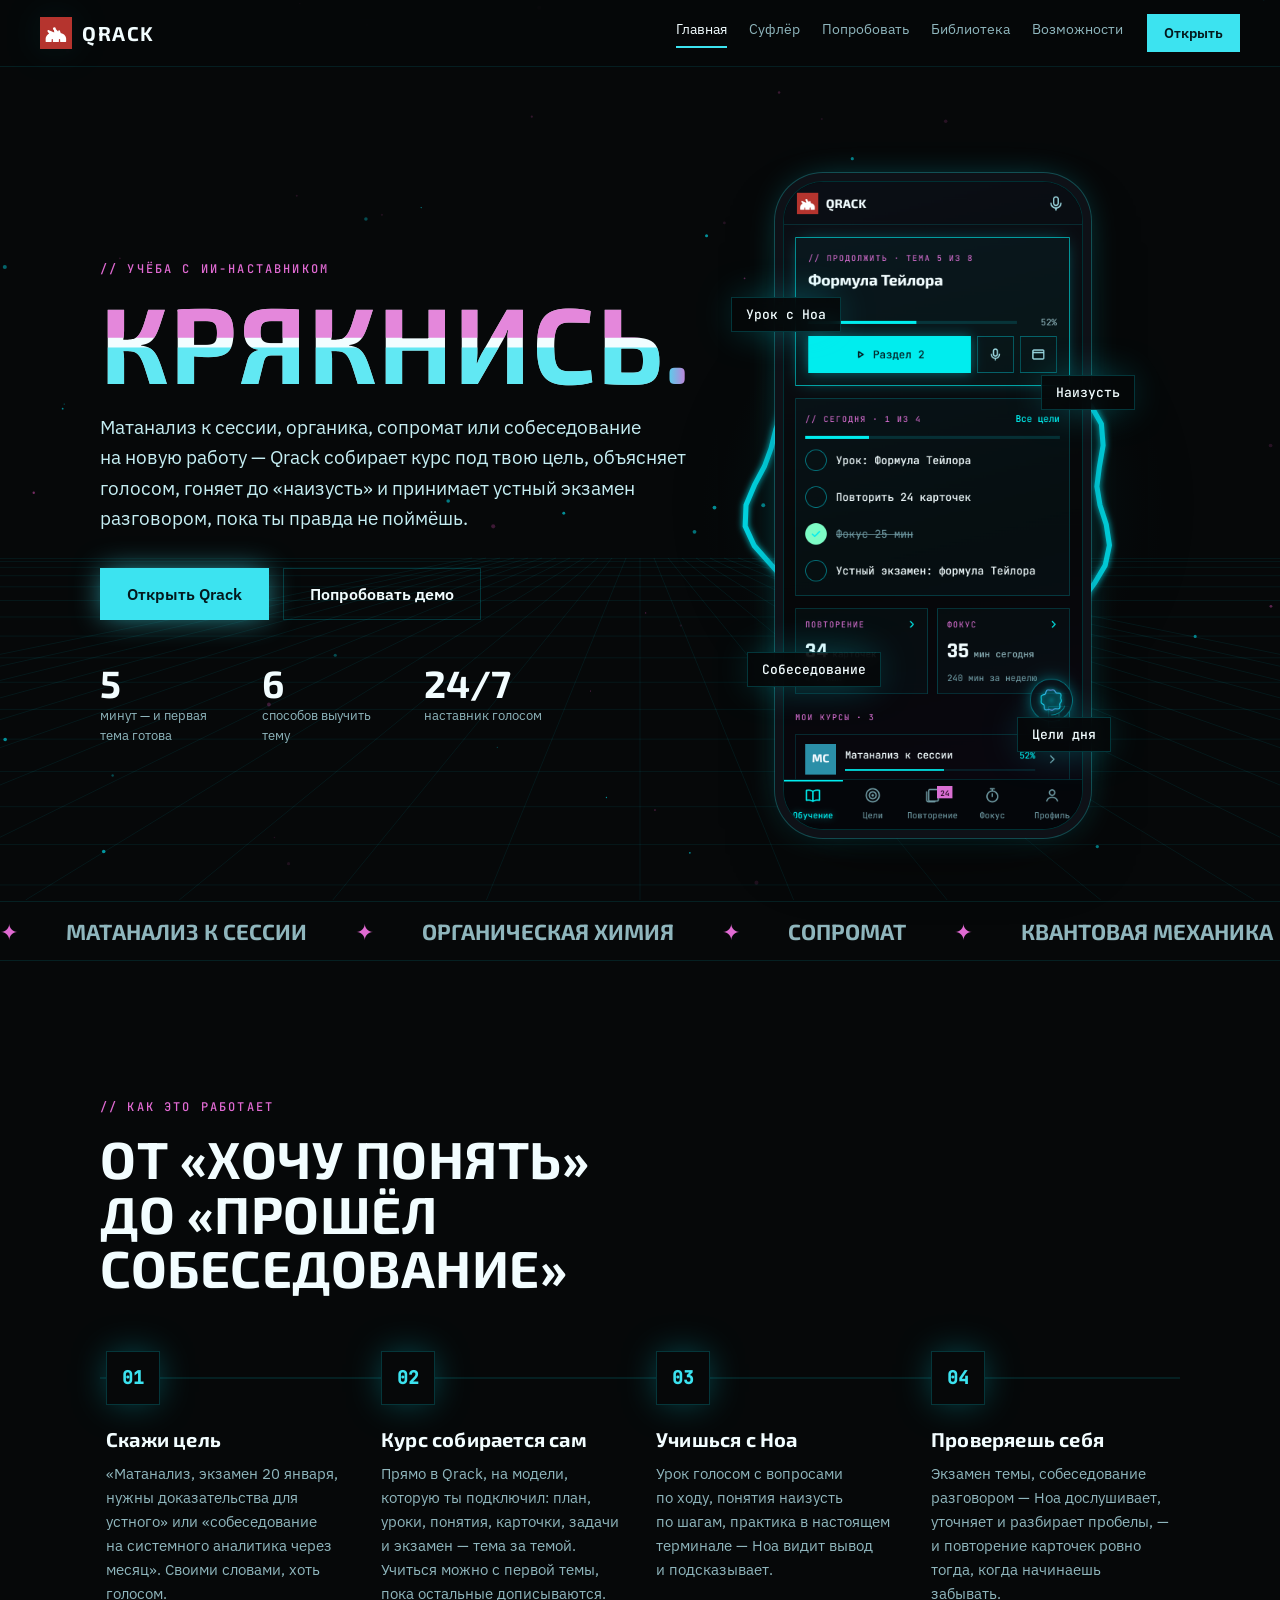
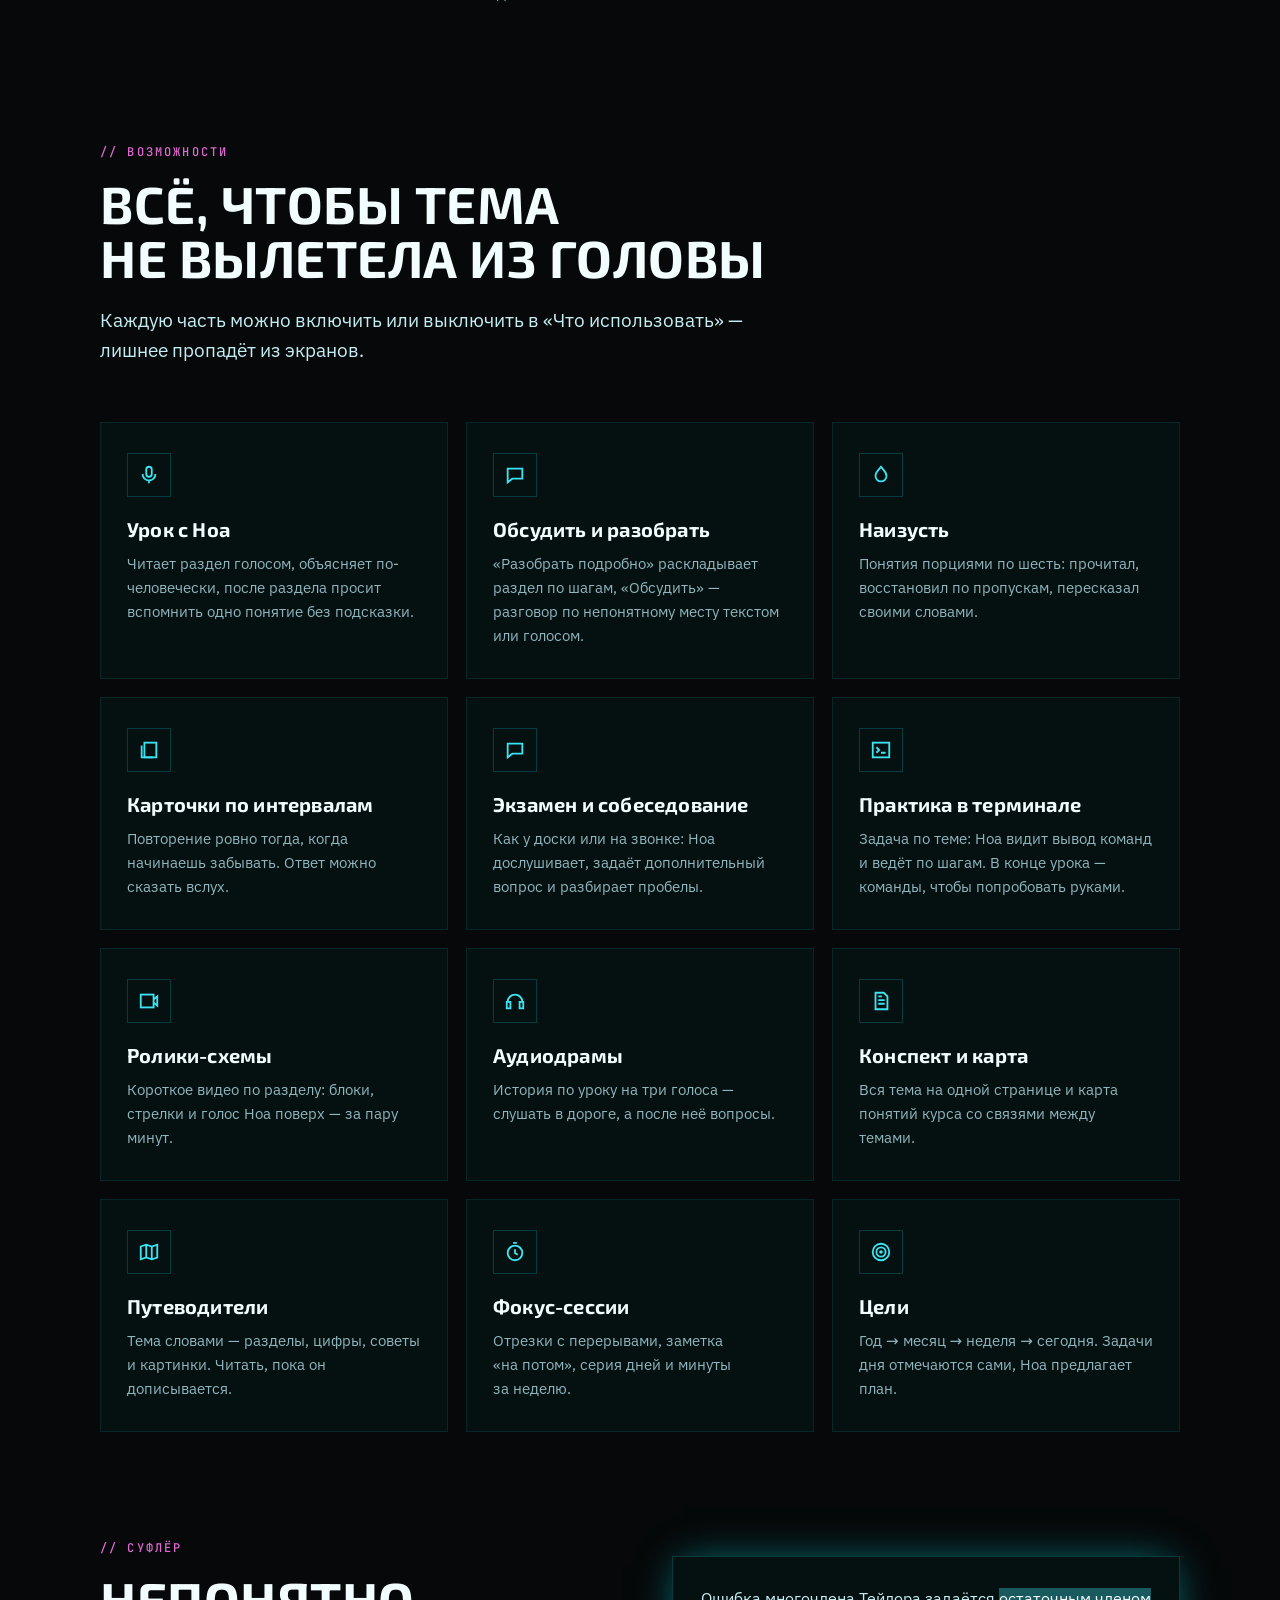
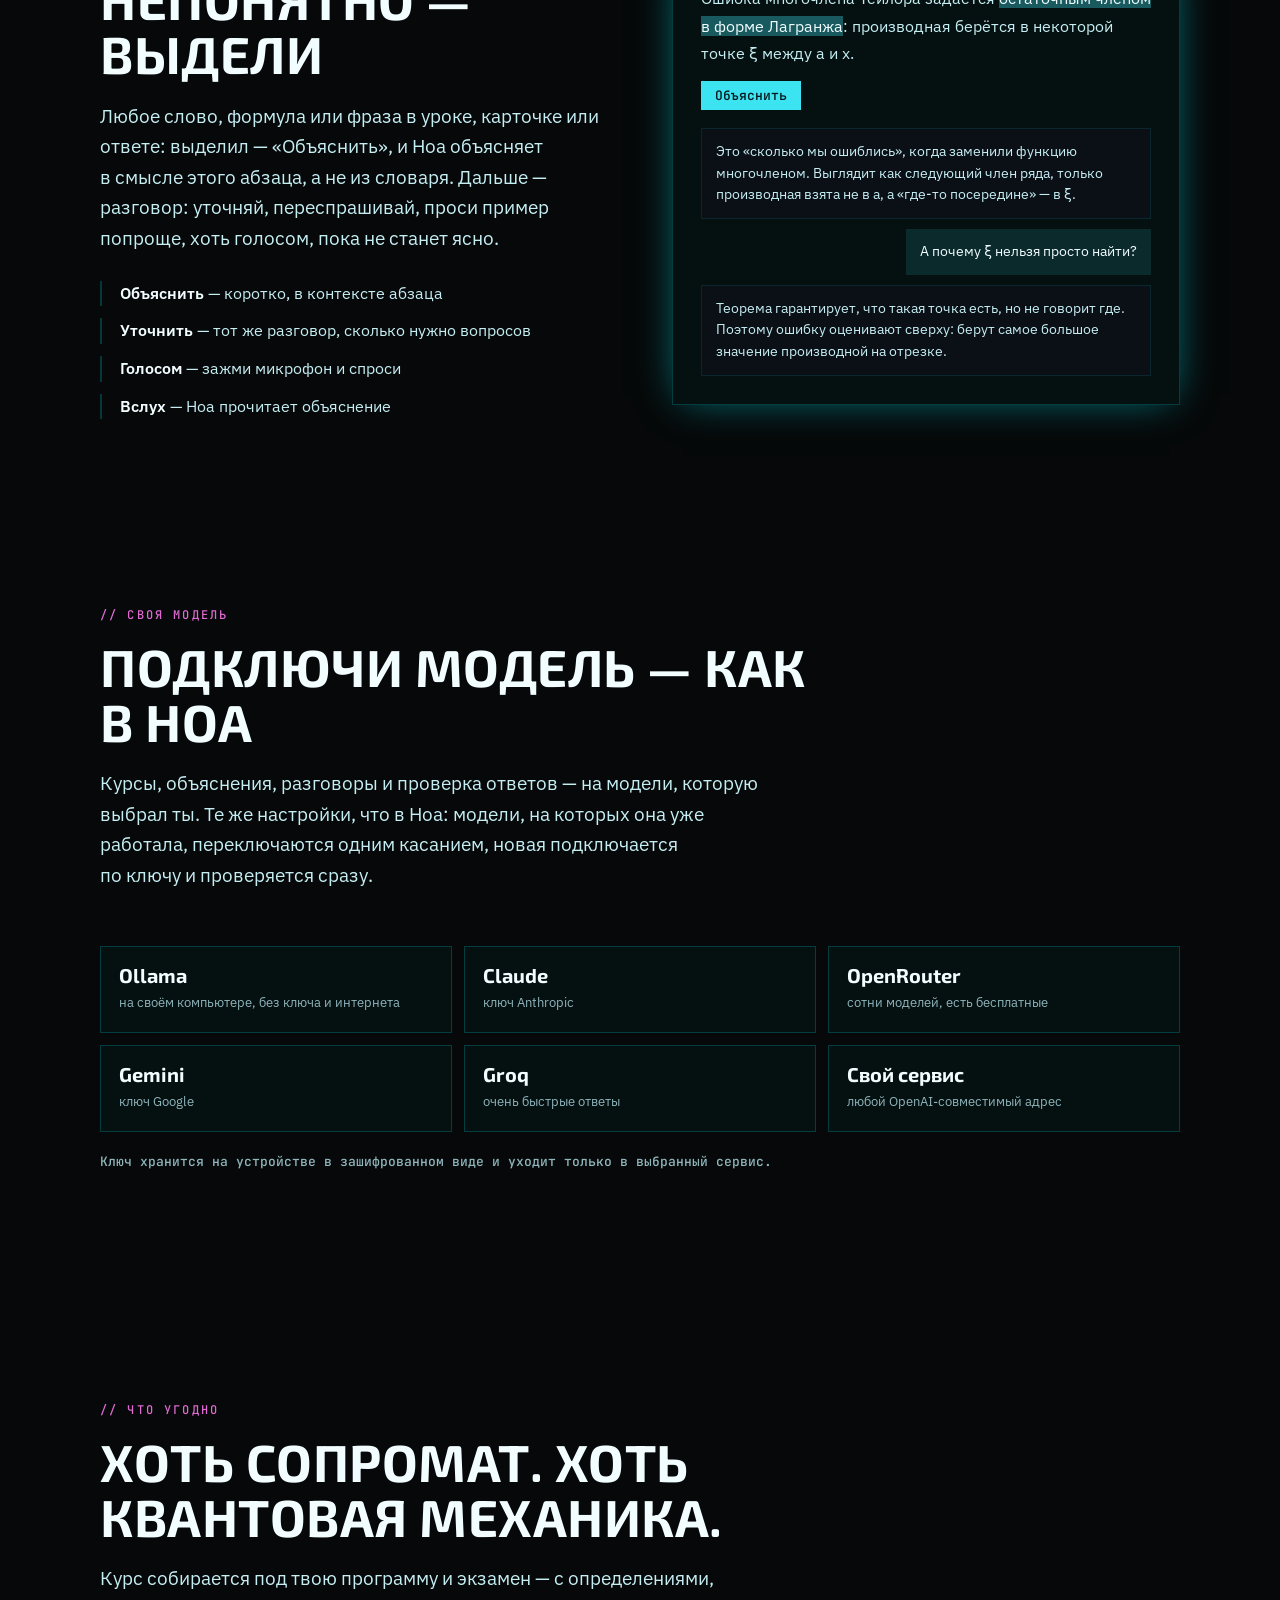
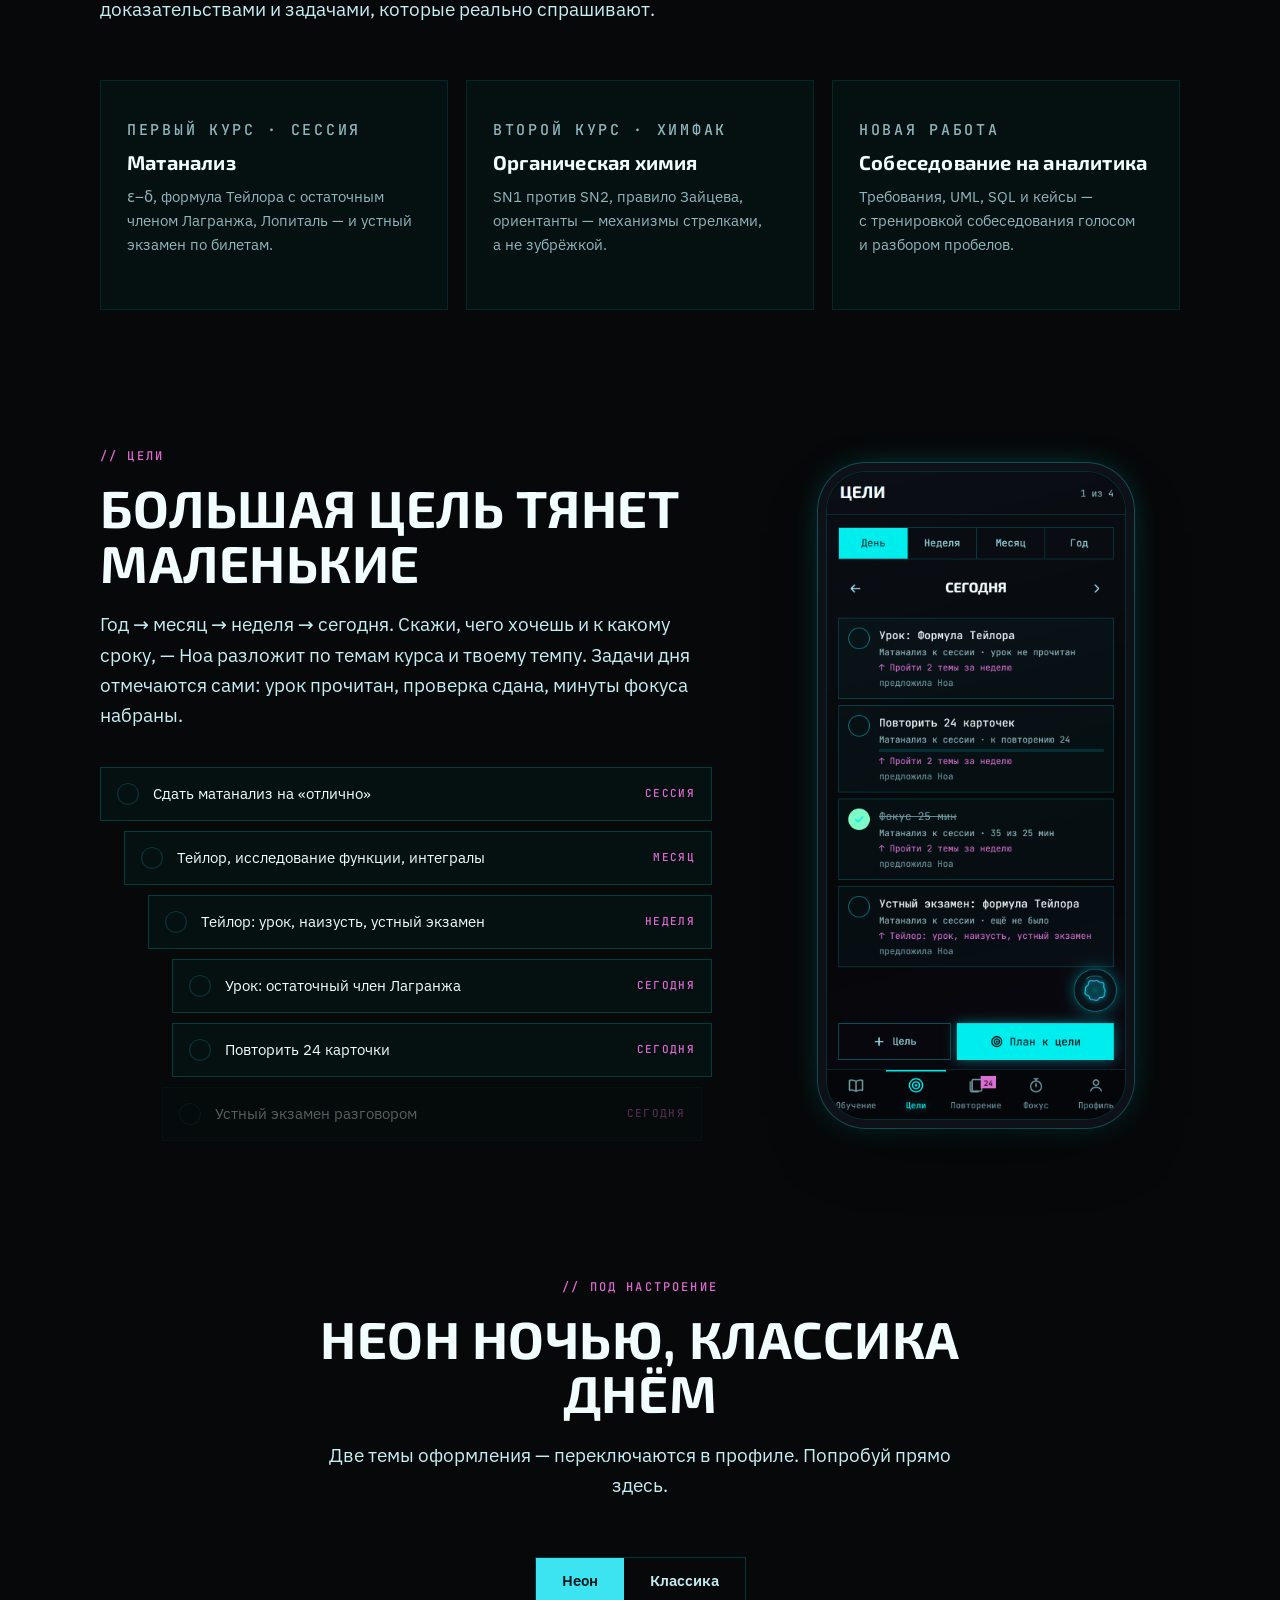
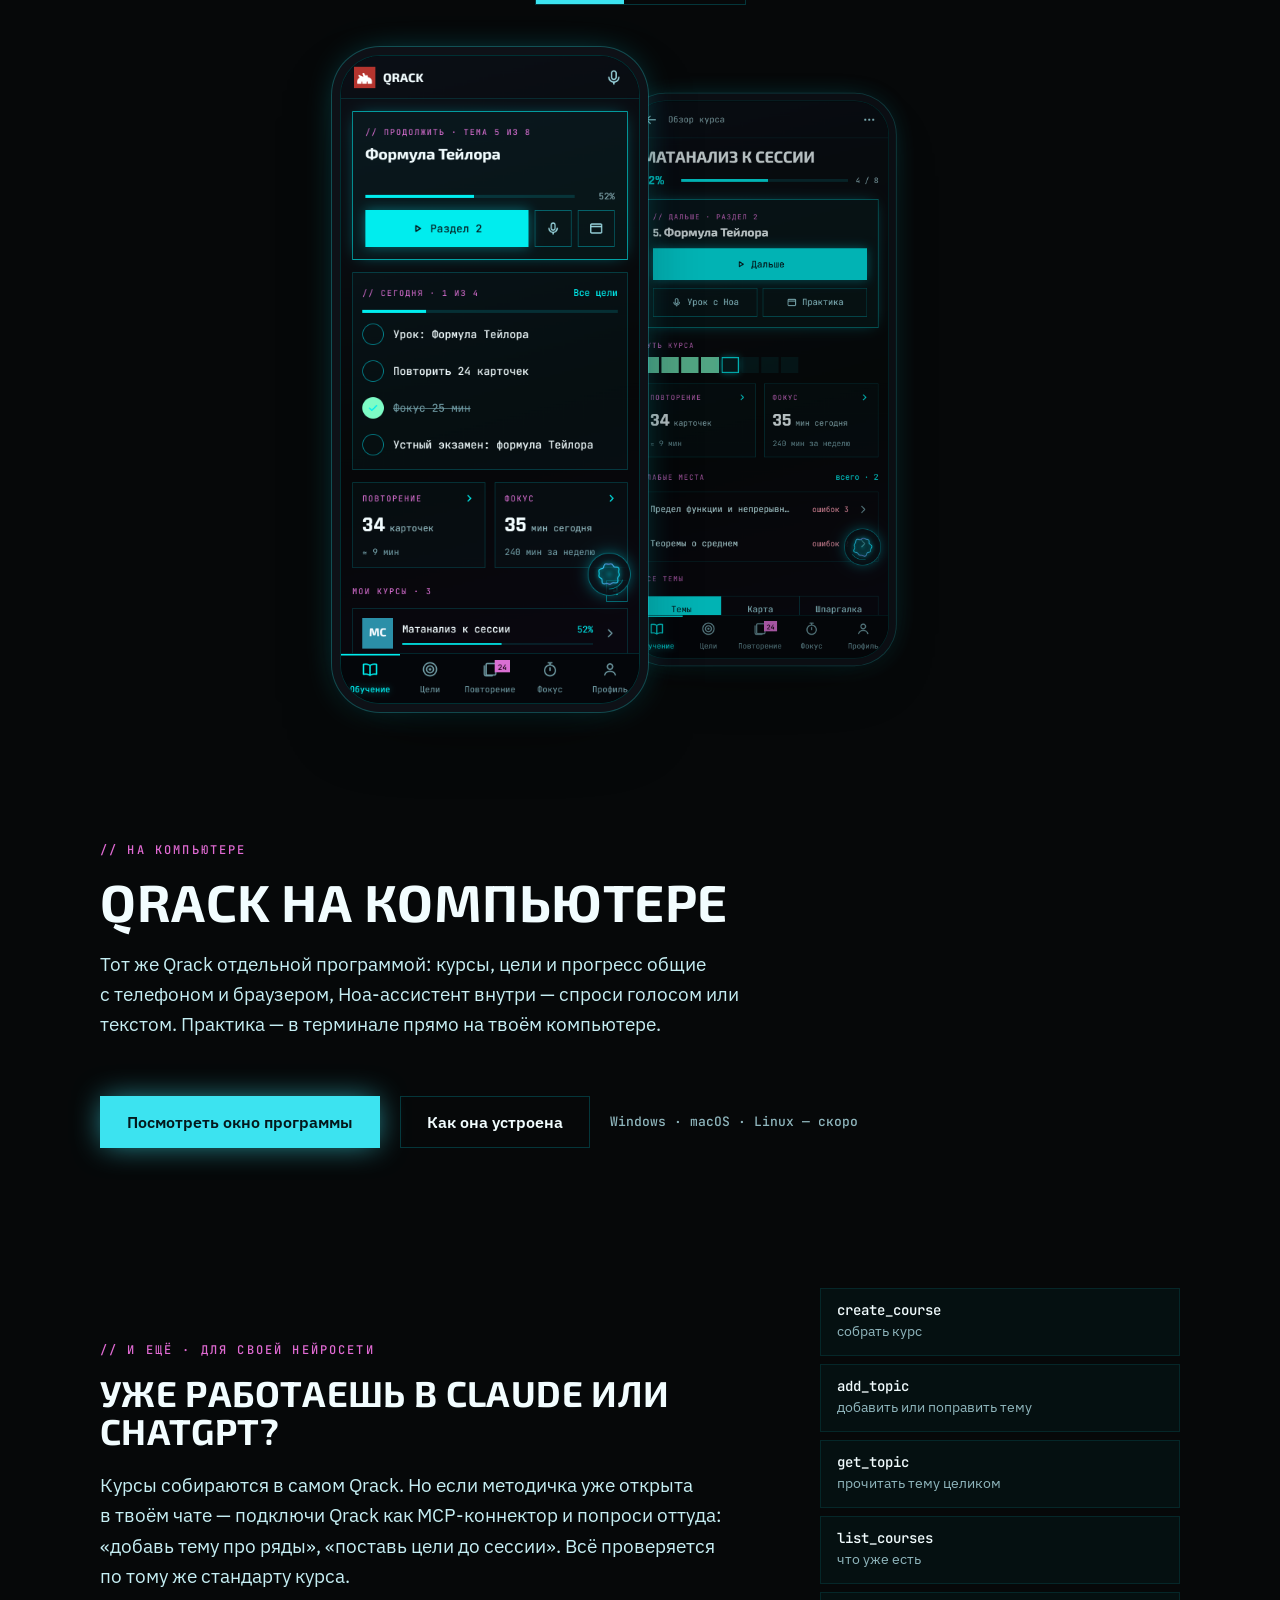
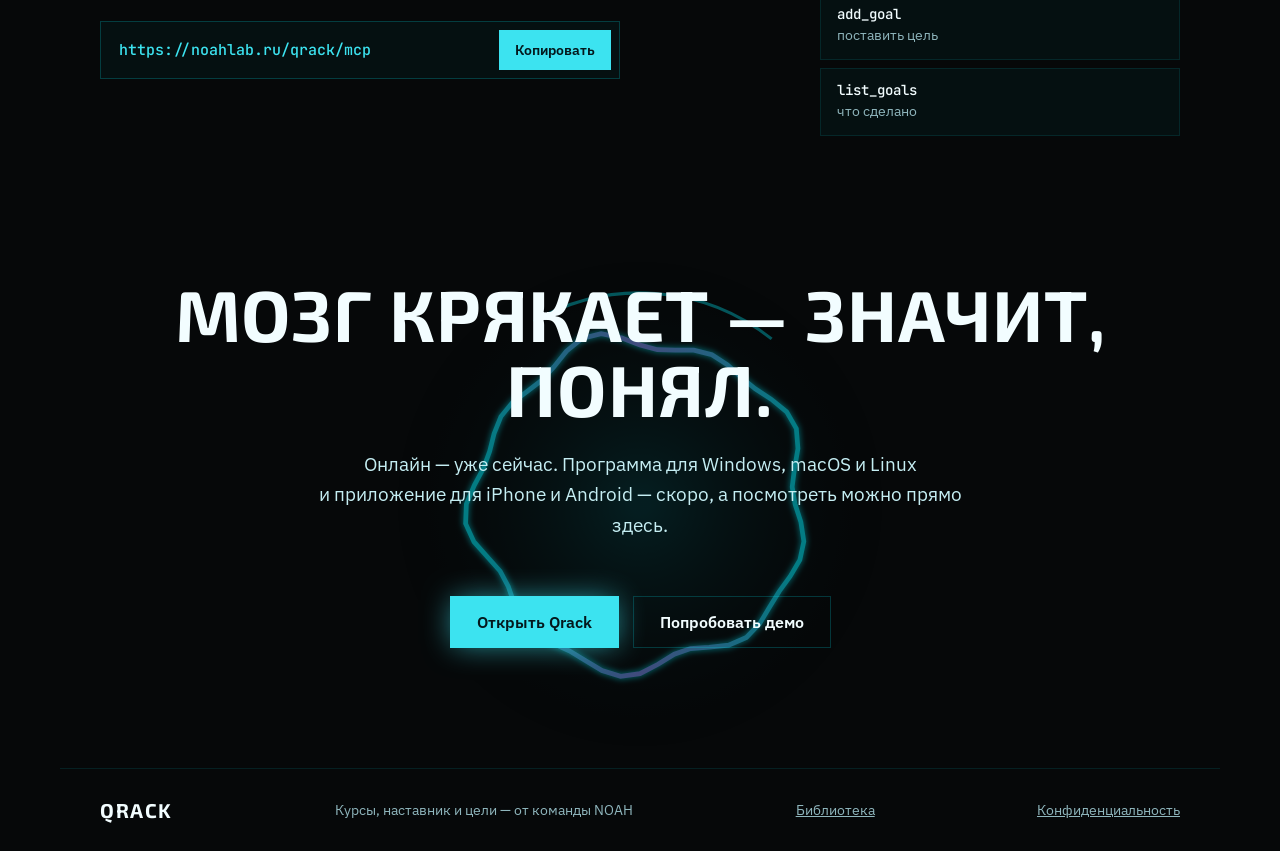
<file: site/index.html>
<!doctype html>
<html lang="ru" data-look="neon">
  <head>
    <meta charset="utf-8" />
    <meta name="viewport" content="width=device-width, initial-scale=1, viewport-fit=cover" />
    <title>Qrack — крякнись: учись так, чтобы понял</title>
    <meta name="description" content="Qrack собирает курс под твою цель — первая тема за минуты, — объясняет голосом, гоняет до «наизусть», ставит в настоящий терминал и проводит собеседование как на звонке. Цели на день, неделю, месяц и год." />
    <meta name="theme-color" content="#060809" />
    <meta property="og:title" content="Qrack — крякнись" />
    <meta property="og:description" content="Курс под твою цель, наставник голосом, практика, собеседование разговором и цели, которые тянут друг друга." />
    <meta property="og:image" content="media/qrack-home.png" />
    <link rel="icon" href="media/noah-mark.svg" />
    <link rel="stylesheet" href="style.css?v=2" />
  </head>
  <body>
    <canvas class="sky" aria-hidden="true"></canvas>

    <header class="top">
      <a class="brand" href="#/">
        <span class="brand__mark"><img src="media/noah-mark.svg" alt="" width="22" height="20" /></span>
        <span class="brand__name">QRACK</span>
      </a>
      <nav class="top__nav" aria-label="Разделы">
        <a href="#/" data-nav="home">Главная</a>
        <a href="#suflyor" data-nav="suflyor">Суфлёр</a>
        <a href="#/try" data-nav="try">Попробовать</a>
        <a href="#/library" data-nav="library">Библиотека</a>
        <a href="#features" data-nav="features">Возможности</a>
      </nav>
      <a class="btn btn--small" href="app/">Открыть</a>
    </header>

    <main>
      <div class="view" data-view="home">
      <!-- Первый экран -->
      <section class="hero">
        <div class="hero__text">
          <p class="label reveal">// учёба с ИИ-наставником</p>
          <h1 class="hero__title reveal">
            <span class="glitch" data-text="Крякнись">Крякнись</span><span class="hero__dot">.</span>
          </h1>
          <p class="lead reveal">
            Матанализ к&nbsp;сессии, органика, сопромат или собеседование на&nbsp;новую работу — Qrack собирает курс под твою цель, объясняет голосом, гоняет до&nbsp;«наизусть» и&nbsp;принимает устный экзамен разговором, пока ты&nbsp;правда не&nbsp;поймёшь.
          </p>
          <div class="hero__actions reveal">
            <a class="btn btn--glow" href="app/">Открыть Qrack</a>
            <a class="btn btn--ghost" href="#/try">Попробовать демо</a>
          </div>
          <ul class="hero__facts reveal" aria-label="Коротко">
            <li><b data-count="5">5</b><span>минут — и&nbsp;первая тема готова</span></li>
            <li><b data-count="6">6</b><span>способов выучить тему</span></li>
            <li><b>24/7</b><span>наставник голосом</span></li>
          </ul>
        </div>

        <div class="hero__stage" aria-hidden="true">
          <canvas class="ring ring--big"></canvas>
          <div class="phone tilt">
            <img src="media/qrack-home.png" data-neon="media/qrack-home.png" data-classic="media/qrack-home-classic.png" alt="" width="390" height="844" />
          </div>
          <span class="orbit orbit--1">Урок с Ноа</span>
          <span class="orbit orbit--2">Наизусть</span>
          <span class="orbit orbit--3">Собеседование</span>
          <span class="orbit orbit--4">Цели дня</span>
        </div>
      </section>

      <!-- Бегущая строка -->
      <div class="ticker" aria-hidden="true">
        <div class="ticker__row">
          <span>Матанализ к сессии</span><span>Органическая химия</span><span>Сопромат</span><span>Квантовая механика</span><span>Теория вероятностей</span><span>Римское право</span><span>Анатомия</span><span>IELTS 7.0</span><span>Собеседование на аналитика</span><span>Микроэкономика</span>
          <span>Матанализ к сессии</span><span>Органическая химия</span><span>Сопромат</span><span>Квантовая механика</span><span>Теория вероятностей</span><span>Римское право</span><span>Анатомия</span><span>IELTS 7.0</span><span>Собеседование на аналитика</span><span>Микроэкономика</span>
        </div>
      </div>

      <!-- Как это работает -->
      <section class="how" id="how">
        <div class="section__head reveal">
          <p class="label">// как это работает</p>
          <h2>От «хочу понять» до&nbsp;«прошёл собеседование»</h2>
        </div>
        <ol class="steps">
          <li class="step reveal">
            <span class="step__n">01</span>
            <h3>Скажи цель</h3>
            <p>«Матанализ, экзамен 20&nbsp;января, нужны доказательства для устного» или «собеседование на&nbsp;системного аналитика через месяц». Своими словами, хоть голосом.</p>
          </li>
          <li class="step reveal">
            <span class="step__n">02</span>
            <h3>Курс собирается сам</h3>
            <p>Прямо в&nbsp;Qrack, на&nbsp;модели, которую ты&nbsp;подключил: план, уроки, понятия, карточки, задачи и&nbsp;экзамен — тема за&nbsp;темой. Учиться можно с&nbsp;первой темы, пока остальные дописываются.</p>
          </li>
          <li class="step reveal">
            <span class="step__n">03</span>
            <h3>Учишься с&nbsp;Ноа</h3>
            <p>Урок голосом с&nbsp;вопросами по&nbsp;ходу, понятия наизусть по&nbsp;шагам, практика в&nbsp;настоящем терминале — Ноа видит вывод и&nbsp;подсказывает.</p>
          </li>
          <li class="step reveal">
            <span class="step__n">04</span>
            <h3>Проверяешь себя</h3>
            <p>Экзамен темы, собеседование разговором — Ноа дослушивает, уточняет и&nbsp;разбирает пробелы, — и&nbsp;повторение карточек ровно тогда, когда начинаешь забывать.</p>
          </li>
          <span class="steps__line" aria-hidden="true"></span>
        </ol>
      </section>

      <!-- Возможности -->
      <section class="features" id="features">
        <div class="section__head reveal">
          <p class="label">// возможности</p>
          <h2>Всё, чтобы тема не&nbsp;вылетела из&nbsp;головы</h2>
          <p class="lead">Каждую часть можно включить или выключить в&nbsp;«Что использовать» — лишнее пропадёт из&nbsp;экранов.</p>
        </div>
        <div class="grid">
          <article class="card reveal">
            <span class="card__icon card__icon--voice"></span>
            <h3>Урок с&nbsp;Ноа</h3>
            <p>Читает раздел голосом, объясняет по-человечески, после раздела просит вспомнить одно понятие без подсказки.</p>
          </article>
          <article class="card reveal">
            <span class="card__icon card__icon--talk"></span>
            <h3>Обсудить и&nbsp;разобрать</h3>
            <p>«Разобрать подробно» раскладывает раздел по&nbsp;шагам, «Обсудить» — разговор по&nbsp;непонятному месту текстом или голосом.</p>
          </article>
          <article class="card reveal">
            <span class="card__icon card__icon--drill"></span>
            <h3>Наизусть</h3>
            <p>Понятия порциями по&nbsp;шесть: прочитал, восстановил по&nbsp;пропускам, пересказал своими словами.</p>
          </article>
          <article class="card reveal">
            <span class="card__icon card__icon--cards"></span>
            <h3>Карточки по&nbsp;интервалам</h3>
            <p>Повторение ровно тогда, когда начинаешь забывать. Ответ можно сказать вслух.</p>
          </article>
          <article class="card reveal">
            <span class="card__icon card__icon--talk"></span>
            <h3>Экзамен и&nbsp;собеседование</h3>
            <p>Как у&nbsp;доски или на&nbsp;звонке: Ноа дослушивает, задаёт дополнительный вопрос и&nbsp;разбирает пробелы.</p>
          </article>
          <article class="card reveal">
            <span class="card__icon card__icon--term"></span>
            <h3>Практика в&nbsp;терминале</h3>
            <p>Задача по&nbsp;теме: Ноа видит вывод команд и&nbsp;ведёт по&nbsp;шагам. В&nbsp;конце урока — команды, чтобы попробовать руками.</p>
          </article>
          <article class="card reveal">
            <span class="card__icon card__icon--video"></span>
            <h3>Ролики-схемы</h3>
            <p>Короткое видео по&nbsp;разделу: блоки, стрелки и&nbsp;голос Ноа поверх — за&nbsp;пару минут.</p>
          </article>
          <article class="card reveal">
            <span class="card__icon card__icon--drama"></span>
            <h3>Аудиодрамы</h3>
            <p>История по&nbsp;уроку на&nbsp;три голоса — слушать в&nbsp;дороге, а&nbsp;после неё вопросы.</p>
          </article>
          <article class="card reveal">
            <span class="card__icon card__icon--sheet"></span>
            <h3>Конспект и&nbsp;карта</h3>
            <p>Вся тема на&nbsp;одной странице и&nbsp;карта понятий курса со&nbsp;связями между темами.</p>
          </article>
          <article class="card reveal">
            <span class="card__icon card__icon--guide"></span>
            <h3>Путеводители</h3>
            <p>Тема словами — разделы, цифры, советы и&nbsp;картинки. Читать, пока он дописывается.</p>
          </article>
          <article class="card reveal">
            <span class="card__icon card__icon--focus"></span>
            <h3>Фокус-сессии</h3>
            <p>Отрезки с&nbsp;перерывами, заметка «на&nbsp;потом», серия дней и&nbsp;минуты за&nbsp;неделю.</p>
          </article>
          <article class="card reveal">
            <span class="card__icon card__icon--goals"></span>
            <h3>Цели</h3>
            <p>Год → месяц → неделя → сегодня. Задачи дня отмечаются сами, Ноа предлагает план.</p>
          </article>
        </div>
      </section>

      <!-- Суфлёр -->
      <section class="suflyor" id="suflyor">
        <div class="suflyor__text reveal">
          <p class="label">// суфлёр</p>
          <h2>Непонятно — выдели</h2>
          <p class="lead">Любое слово, формула или фраза в&nbsp;уроке, карточке или ответе: выделил — «Объяснить», и&nbsp;Ноа объясняет в&nbsp;смысле этого абзаца, а&nbsp;не&nbsp;из&nbsp;словаря. Дальше — разговор: уточняй, переспрашивай, проси пример попроще, хоть голосом, пока не&nbsp;станет ясно.</p>
          <ul class="suflyor__list">
            <li><b>Объяснить</b> — коротко, в&nbsp;контексте абзаца</li>
            <li><b>Уточнить</b> — тот же разговор, сколько нужно вопросов</li>
            <li><b>Голосом</b> — зажми микрофон и&nbsp;спроси</li>
            <li><b>Вслух</b> — Ноа прочитает объяснение</li>
          </ul>
        </div>
        <div class="sufdemo reveal" aria-hidden="true">
          <p class="sufdemo__para">Ошибка многочлена Тейлора задаётся <mark class="sufdemo__mark">остаточным членом в&nbsp;форме Лагранжа</mark>: производная берётся в&nbsp;некоторой точке ξ между a и&nbsp;x.</p>
          <span class="sufdemo__chip">Объяснить</span>
          <div class="sufdemo__chat">
            <p class="sufdemo__noa">Это «сколько мы&nbsp;ошиблись», когда заменили функцию многочленом. Выглядит как следующий член ряда, только производная взята не&nbsp;в&nbsp;a, а&nbsp;«где-то посередине» — в&nbsp;ξ.</p>
            <p class="sufdemo__me">А&nbsp;почему ξ нельзя просто найти?</p>
            <p class="sufdemo__noa">Теорема гарантирует, что такая точка есть, но&nbsp;не&nbsp;говорит где. Поэтому ошибку оценивают сверху: берут самое большое значение производной на&nbsp;отрезке.</p>
          </div>
        </div>
      </section>

      <!-- Своя модель -->
      <section class="brain" id="model">
        <div class="section__head reveal">
          <p class="label">// своя модель</p>
          <h2>Подключи модель — как в&nbsp;Ноа</h2>
          <p class="lead">Курсы, объяснения, разговоры и&nbsp;проверка ответов — на&nbsp;модели, которую выбрал ты. Те&nbsp;же настройки, что в&nbsp;Ноа: модели, на&nbsp;которых она уже работала, переключаются одним касанием, новая подключается по&nbsp;ключу и&nbsp;проверяется сразу.</p>
        </div>
        <ul class="brain__list reveal">
          <li><b>Ollama</b><span>на своём компьютере, без ключа и интернета</span></li>
          <li><b>Claude</b><span>ключ Anthropic</span></li>
          <li><b>OpenRouter</b><span>сотни моделей, есть бесплатные</span></li>
          <li><b>Gemini</b><span>ключ Google</span></li>
          <li><b>Groq</b><span>очень быстрые ответы</span></li>
          <li><b>Свой сервис</b><span>любой OpenAI-совместимый адрес</span></li>
        </ul>
        <p class="brain__note reveal">Ключ хранится на&nbsp;устройстве в&nbsp;зашифрованном виде и&nbsp;уходит только в&nbsp;выбранный сервис.</p>
      </section>

      <!-- Что угодно -->
      <section class="anything">
        <div class="section__head reveal">
          <p class="label">// что угодно</p>
          <h2>Хоть сопромат. Хоть квантовая механика.</h2>
          <p class="lead">Курс собирается под твою программу и&nbsp;экзамен — с&nbsp;определениями, доказательствами и&nbsp;задачами, которые реально спрашивают.</p>
        </div>
        <div class="grid">
          <article class="card reveal">
            <p class="label">первый курс · сессия</p>
            <h3>Матанализ</h3>
            <p>ε–δ, формула Тейлора с&nbsp;остаточным членом Лагранжа, Лопиталь — и&nbsp;устный экзамен по&nbsp;билетам.</p>
          </article>
          <article class="card reveal">
            <p class="label">второй курс · химфак</p>
            <h3>Органическая химия</h3>
            <p>SN1 против SN2, правило Зайцева, ориентанты — механизмы стрелками, а&nbsp;не зубрёжкой.</p>
          </article>
          <article class="card reveal">
            <p class="label">новая работа</p>
            <h3>Собеседование на&nbsp;аналитика</h3>
            <p>Требования, UML, SQL и&nbsp;кейсы — с&nbsp;тренировкой собеседования голосом и&nbsp;разбором пробелов.</p>
          </article>
        </div>
      </section>

      <!-- Цели -->
      <section class="goals" id="goals">
        <div class="goals__text reveal">
          <p class="label">// цели</p>
          <h2>Большая цель тянет маленькие</h2>
          <p class="lead">
            Год → месяц → неделя → сегодня. Скажи, чего хочешь и&nbsp;к&nbsp;какому сроку, — Ноа разложит по&nbsp;темам курса и&nbsp;твоему темпу. Задачи дня отмечаются сами: урок прочитан, проверка сдана, минуты фокуса набраны.
          </p>
          <ul class="cascade" aria-label="Как цели тянут друг друга">
            <li class="cascade__row" data-level="0"><span class="tick"></span>Сдать матанализ на&nbsp;«отлично» <em>сессия</em></li>
            <li class="cascade__row" data-level="1"><span class="tick"></span>Тейлор, исследование функции, интегралы <em>месяц</em></li>
            <li class="cascade__row" data-level="2"><span class="tick"></span>Тейлор: урок, наизусть, устный экзамен <em>неделя</em></li>
            <li class="cascade__row" data-level="3"><span class="tick"></span>Урок: остаточный член Лагранжа <em>сегодня</em></li>
            <li class="cascade__row" data-level="3"><span class="tick"></span>Повторить 24 карточки <em>сегодня</em></li>
            <li class="cascade__row" data-level="3"><span class="tick"></span>Устный экзамен разговором <em>сегодня</em></li>
          </ul>
        </div>
        <div class="phone phone--side tilt reveal" aria-hidden="true">
          <img src="media/qrack-goals.png" data-neon="media/qrack-goals.png" data-classic="media/qrack-goals-classic.png" alt="" width="390" height="844" loading="lazy" />
        </div>
      </section>

      <!-- Две темы -->
      <section class="looks">
        <div class="section__head reveal">
          <p class="label">// под настроение</p>
          <h2>Неон ночью, классика днём</h2>
          <p class="lead">Две темы оформления — переключаются в&nbsp;профиле. Попробуй прямо здесь.</p>
        </div>
        <div class="looks__switch reveal" role="group" aria-label="Тема">
          <button class="look is-on" data-look="neon" type="button">Неон</button>
          <button class="look" data-look="classic" type="button">Классика</button>
        </div>
        <div class="looks__phones reveal">
          <div class="phone tilt"><img src="media/qrack-home.png" data-neon="media/qrack-home.png" data-classic="media/qrack-home-classic.png" alt="" width="390" height="844" loading="lazy" /></div>
          <div class="phone tilt phone--back"><img src="media/qrack-course.png" data-neon="media/qrack-course.png" data-classic="media/qrack-course-classic.png" alt="" width="390" height="844" loading="lazy" /></div>
        </div>
      </section>

      <!-- Компьютер -->
      <section class="desktop" id="desktop">
        <div class="section__head reveal">
          <p class="label">// на компьютере</p>
          <h2>Qrack на компьютере</h2>
          <p class="lead">Тот же Qrack отдельной программой: курсы, цели и&nbsp;прогресс общие с&nbsp;телефоном и&nbsp;браузером, Ноа-ассистент внутри — спроси голосом или текстом. Практика — в&nbsp;терминале прямо на&nbsp;твоём компьютере.</p>
        </div>
        <div class="desktop__row reveal">
          <a class="btn btn--glow" href="#/try/pc">Посмотреть окно программы</a>
          <a class="btn btn--ghost" href="#/library/desktop">Как она устроена</a>
          <span class="desktop__note">Windows · macOS · Linux — скоро</span>
        </div>
      </section>

      <!-- MCP -->
      <section class="mcp mcp--extra" id="mcp">
        <div class="mcp__text reveal">
          <p class="label">// и&nbsp;ещё · для своей нейросети</p>
          <h2>Уже работаешь в&nbsp;Claude или ChatGPT?</h2>
          <p class="lead">
            Курсы собираются в&nbsp;самом Qrack. Но&nbsp;если методичка уже открыта в&nbsp;твоём чате — подключи Qrack как MCP-коннектор и&nbsp;попроси оттуда: «добавь тему про ряды», «поставь цели до&nbsp;сессии». Всё проверяется по&nbsp;тому&nbsp;же стандарту курса.
          </p>
          <div class="code reveal">
            <code class="code__url">https://noahlab.ru/qrack/mcp</code>
            <button class="code__copy" type="button" data-copy="https://noahlab.ru/qrack/mcp">Копировать</button>
          </div>
        </div>
        <ul class="tools reveal" aria-label="Инструменты">
          <li><b>create_course</b> собрать курс</li>
          <li><b>add_topic</b> добавить или поправить тему</li>
          <li><b>get_topic</b> прочитать тему целиком</li>
          <li><b>list_courses</b> что уже есть</li>
          <li><b>add_goal</b> поставить цель</li>
          <li><b>list_goals</b> что сделано</li>
        </ul>
      </section>

      <!-- Финал -->
      <section class="final reveal">
        <canvas class="ring ring--final" aria-hidden="true"></canvas>
        <h2>Мозг крякает — значит, понял.</h2>
        <p class="lead">Онлайн — уже сейчас. Программа для Windows, macOS и&nbsp;Linux и&nbsp;приложение для iPhone и&nbsp;Android — скоро, а&nbsp;посмотреть можно прямо здесь.</p>
        <div class="final__actions">
          <a class="btn btn--glow" href="app/">Открыть Qrack</a>
          <a class="btn btn--ghost" href="#/try">Попробовать демо</a>
        </div>
      </section>
      </div>

      <!-- Попробовать: живое демо — программа на ПК, мобильное приложение, онлайн -->
      <div class="view" data-view="try" hidden>
        <section class="try">
          <div class="section__head">
            <p class="label">// попробовать</p>
            <h2>Qrack живьём</h2>
            <p class="lead">Настоящие экраны на&nbsp;выдуманных курсах — матанализ, органика, собеседование. Нажимай что угодно: уроки, наизусть, цели, профиль. Ничего не&nbsp;сломаешь.</p>
          </div>
          <div class="try__tabs" role="tablist" aria-label="Устройство">
            <a role="tab" href="#/try/pc" data-device="pc"><svg viewBox='0 0 24 24' width='18' height='18' fill='none' stroke='currentColor' stroke-width='2' aria-hidden='true'><rect x='3' y='4' width='18' height='12' rx='1'/><path d='M8 20h8M12 16v4'/></svg><span>ПК</span></a>
            <a role="tab" href="#/try/mobile" data-device="mobile"><svg viewBox='0 0 24 24' width='18' height='18' fill='none' stroke='currentColor' stroke-width='2' aria-hidden='true'><rect x='7' y='2' width='10' height='20' rx='2'/><path d='M11 18h2'/></svg><span>Мобильный</span></a>
            <a role="tab" href="#/try/web" data-device="web"><svg viewBox='0 0 24 24' width='18' height='18' fill='none' stroke='currentColor' stroke-width='2' aria-hidden='true'><circle cx='12' cy='12' r='9'/><path d='M3 12h18M12 3c3 3 3 15 0 18M12 3c-3 3-3 15 0 18'/></svg><span>Онлайн</span></a>
          </div>
          <div class="try__body">
            <div class="device-fit">
            <div class="device" data-device="pc">
              <div class="device__bar device__bar--web">
                <i class="dot"></i><i class="dot"></i><i class="dot"></i>
                <span class="device__url">noahlab.ru/qrack/app/</span>
              </div>
              <div class="device__bar device__bar--mobile"><i class="device__notch"></i></div>
              <!-- Программа на ПК — те же экраны, на большом экране меню слева;
                   сеткой. Мобильный и онлайн — общие экраны приложения. -->
              <iframe class="device__screen" data-screen="desk" title="Демо Qrack на компьютере" data-src="demo/?pc=1"></iframe>
              <iframe class="device__screen" data-screen="app" title="Демо Qrack" data-src="demo/" hidden></iframe>
            </div>
            </div>
            <div class="try__about">
              <div data-for="pc">
                <h3>Программа для компьютера</h3>
                <ul>
                  <li>Свой вид для большого экрана: меню слева, экран шире, окна по&nbsp;центру. Сузить окно — станет как на&nbsp;телефоне.</li>
                  <li>Отдельное окно Qrack — не&nbsp;модуль другой программы.</li>
                  <li>Ноа-ассистент внутри: спроси голосом или текстом.</li>
                  <li>Практика в&nbsp;терминале прямо на&nbsp;компьютере.</li>
                  <li>Модель, ключи и&nbsp;вход — те&nbsp;же настройки, что в&nbsp;приложении.</li>
                </ul>
                <p class="try__state">Готовится к&nbsp;выпуску · Windows, macOS, Linux</p>
                <a class="btn btn--ghost" href="#/library/desktop">Как она устроена</a>
              </div>
              <div data-for="web">
                <h3>Онлайн-версия</h3>
                <ul>
                  <li>Работает в&nbsp;браузере — ничего ставить не&nbsp;нужно.</li>
                  <li>Те же экраны, что на&nbsp;телефоне и&nbsp;компьютере.</li>
                  <li>Курсы, прогресс и&nbsp;цели — в&nbsp;аккаунте, общие для всех устройств.</li>
                </ul>
                <p class="try__state">Уже работает · вход через Google, Яндекс, Telegram или почту</p>
                <a class="btn btn--glow" href="app/">Открыть настоящую</a>
              </div>
              <div data-for="mobile">
                <h3>Мобильное приложение</h3>
                <ul>
                  <li>Жесты как в&nbsp;родных приложениях: смахнуть назад, удалить, долгое нажатие.</li>
                  <li>Урок голосом и&nbsp;ответы вслух.</li>
                  <li>Практика по&nbsp;SSH на&nbsp;своём сервере.</li>
                </ul>
                <p class="try__state">Скоро · iPhone и&nbsp;Android</p>
              </div>
              <p class="try__note">Демо работает без сети и&nbsp;без аккаунта: ответы Ноа здесь — заготовки, курсы выдуманные.</p>
            </div>
          </div>
        </section>
      </div>

      <!-- Библиотека: как всё устроено -->
      <div class="view" data-view="library" hidden>
        <section class="library">
          <aside class="library__side">
            <p class="label">// библиотека</p>
            <input class="library__search" type="search" placeholder="Найти статью" aria-label="Найти статью" />
            <nav class="library__nav" aria-label="Статьи"></nav>
          </aside>
          <article class="library__doc prose" aria-live="polite"></article>
        </section>
      </div>
    </main>

    <footer class="foot">
      <span class="brand__name">QRACK</span>
      <span>Курсы, наставник и&nbsp;цели — от&nbsp;команды NOAH</span>
      <a href="#/library">Библиотека</a>
      <a href="privacy.html">Конфиденциальность</a>
    </footer>

    <script src="site.js?v=2" type="module"></script>
    <script src="spa.js?v=2" type="module"></script>
  </body>
</html>
</file>
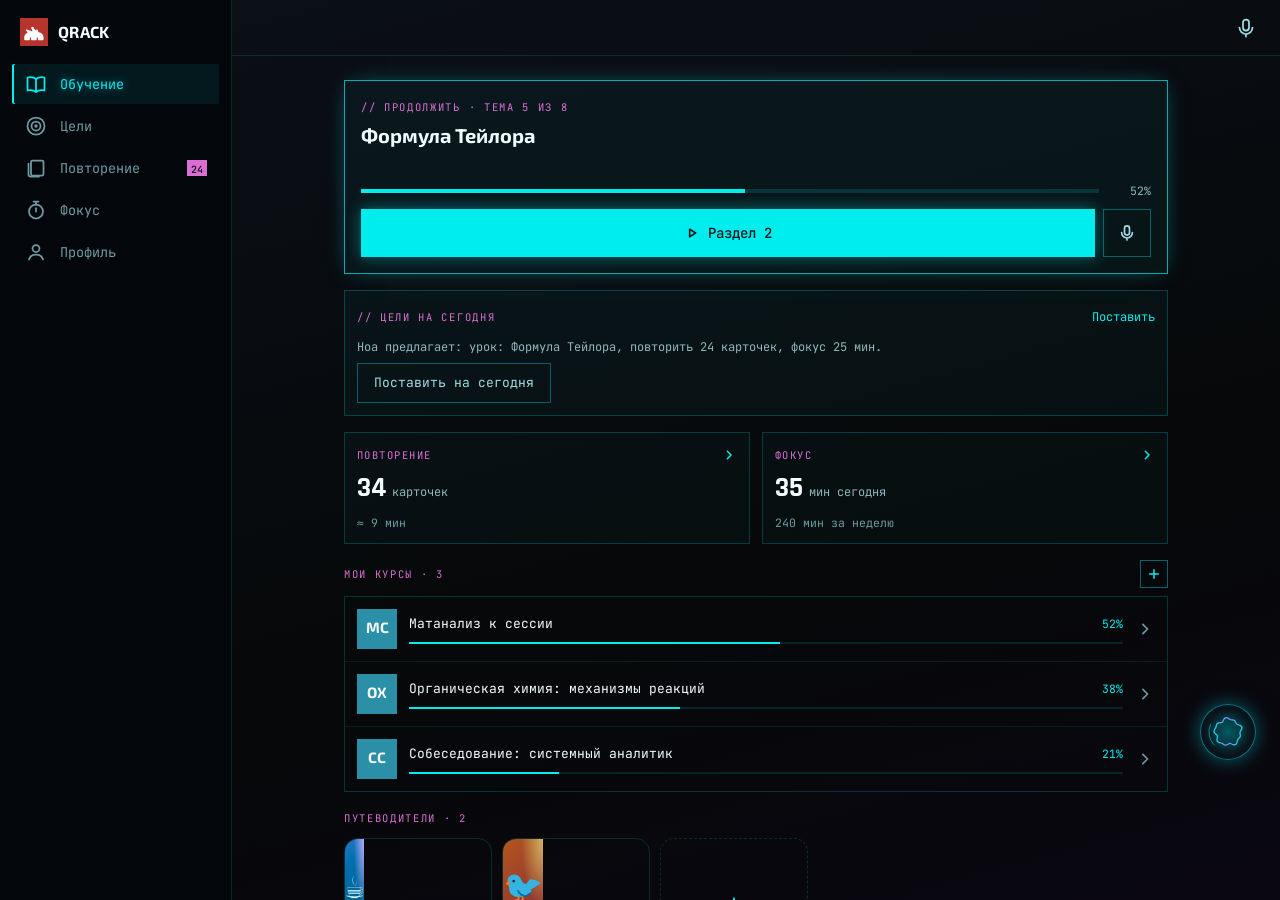
<file: site/demo/index.html>
<!doctype html>
<html lang="ru" data-theme="neon" data-scale="phone" data-app="learn">
  <head>
    <meta charset="utf-8" />
    <meta name="viewport" content="width=device-width, initial-scale=1, maximum-scale=1, viewport-fit=cover" />
    <meta name="color-scheme" content="dark" />
    <meta name="robots" content="noindex" />
    <title>Qrack — демо</title>
    <!-- Демо-версия: собрана tools/bundle-demo.mjs из монорепозитория NOAH.
         Не править руками — пересобрать. -->
    <link rel="stylesheet" href="styles/fonts.css" />
    <link rel="stylesheet" href="styles/noah/core.css" />
    <link rel="stylesheet" href="styles/noah/theme-neon.css" />
    <link rel="stylesheet" href="styles/noah/theme-noah.css" />
    <link rel="stylesheet" href="vendor/xterm/xterm.css" />
    <link rel="stylesheet" href="styles/tokens.css" />
    <link rel="stylesheet" href="styles/popup.css" />
    <link rel="stylesheet" href="styles/menu.css" />
    <link rel="stylesheet" href="styles/guides.css" />
    <link rel="stylesheet" href="styles/drama.css" />
    <link rel="stylesheet" href="styles/commands.css" />
    <link rel="stylesheet" href="styles/learn-app.css" />
    <script src="dev/learn-mock.js"></script>
  </head>
  <body>
    <main class="app"></main>
    <script type="module" src="js/learn-app/main.js"></script>
  </body>
</html>
</file>
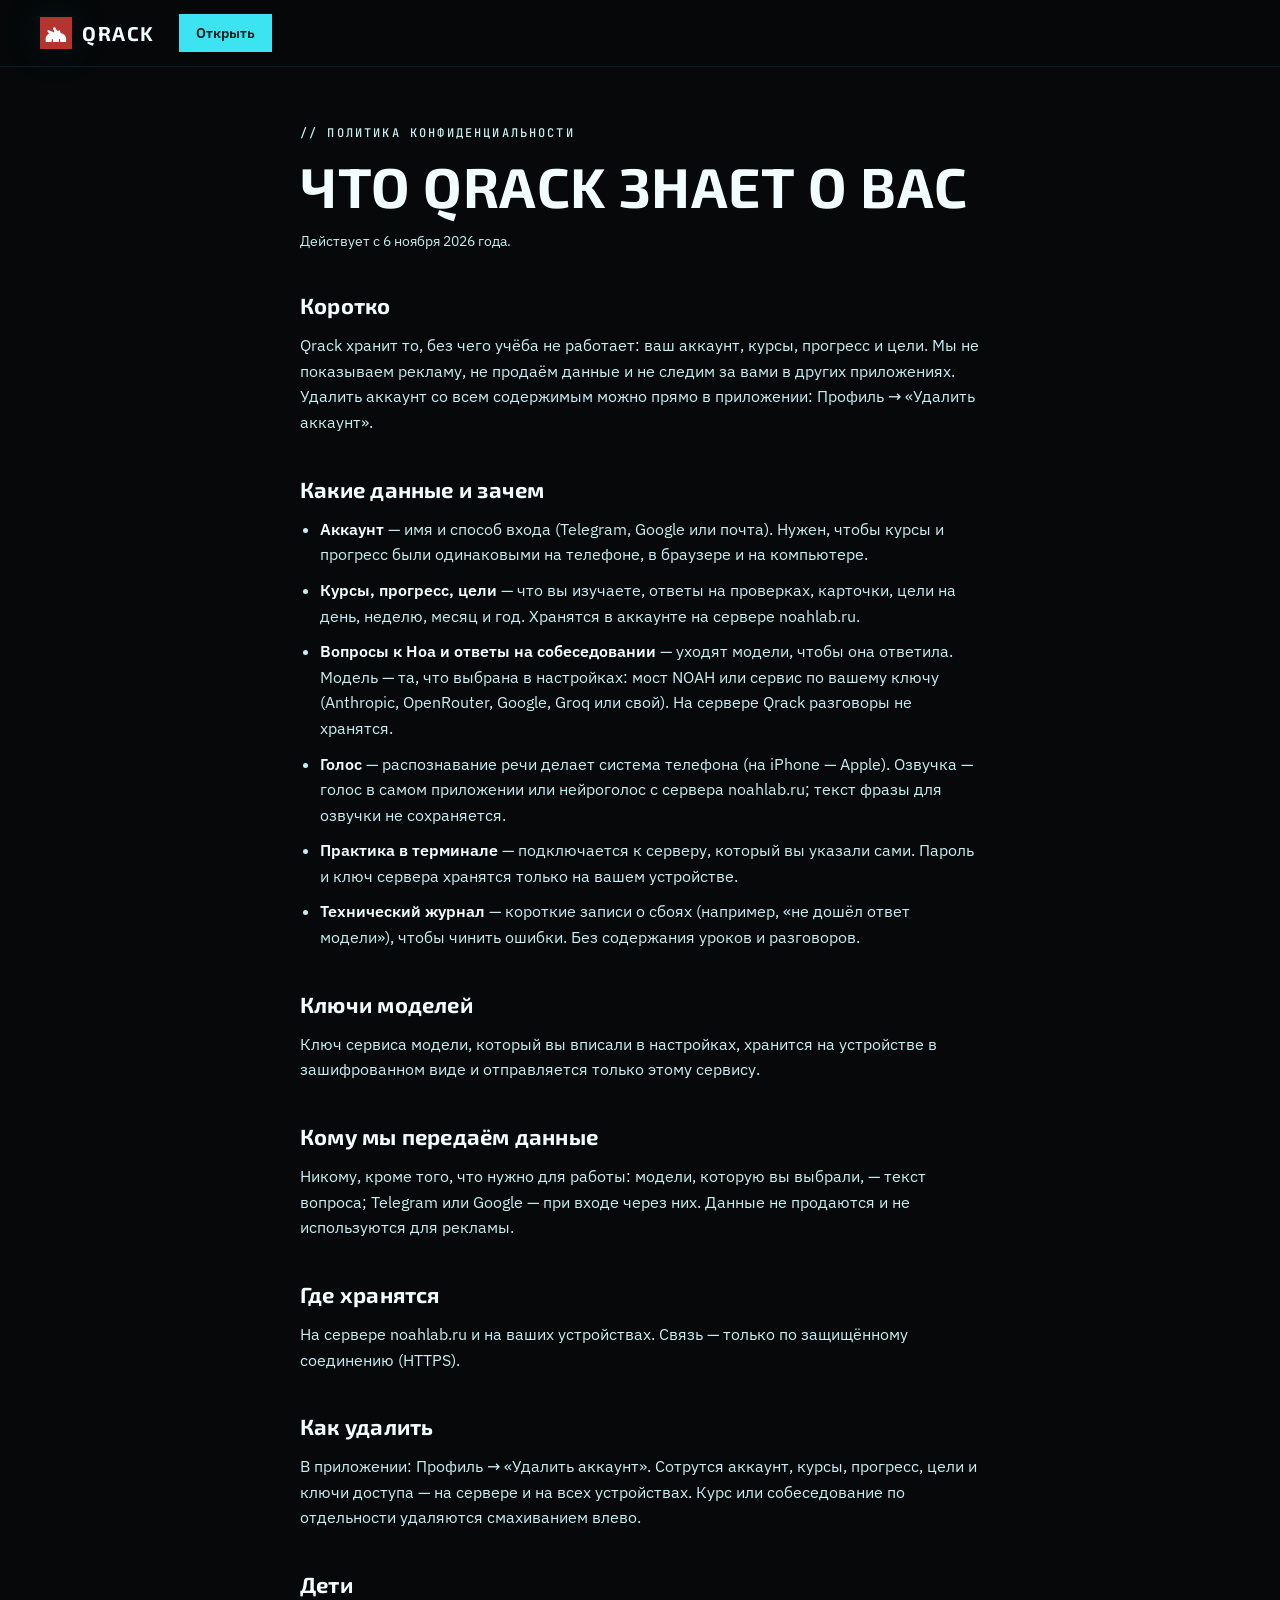
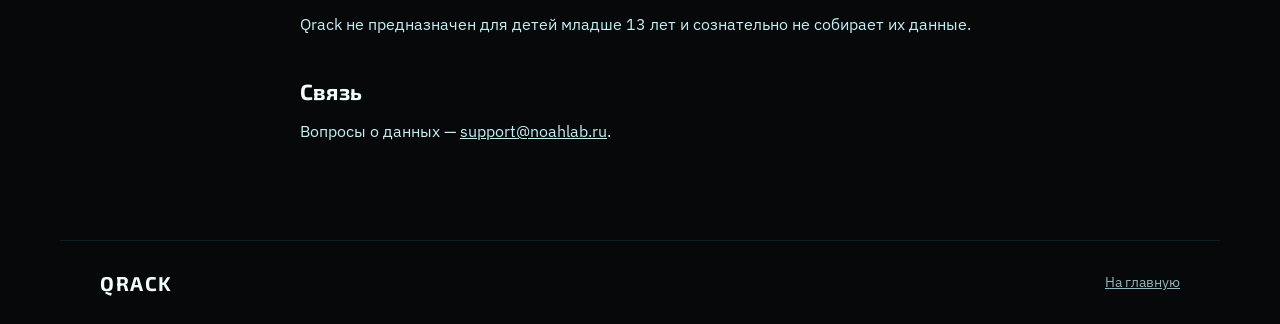
<file: site/privacy.html>
<!doctype html>
<html lang="ru" data-look="neon">
  <head>
    <meta charset="utf-8" />
    <meta name="viewport" content="width=device-width, initial-scale=1, viewport-fit=cover" />
    <title>Qrack — политика конфиденциальности</title>
    <meta name="description" content="Какие данные собирает Qrack, зачем, где они хранятся и как их удалить." />
    <link rel="icon" href="media/noah-mark.svg" />
    <link rel="stylesheet" href="style.css" />
  </head>
  <body>
    <header class="top">
      <a class="brand" href="./">
        <span class="brand__mark"><img src="media/noah-mark.svg" alt="" width="22" height="20" /></span>
        <span class="brand__name">QRACK</span>
      </a>
      <a class="btn btn--small" href="app/">Открыть</a>
    </header>
    <main class="doc">
      <p class="label">// политика конфиденциальности</p>
      <h1>Что Qrack знает о&nbsp;вас</h1>
      <p class="doc__date">Действует с 6 ноября 2026 года.</p>

      <h2>Коротко</h2>
      <p>Qrack хранит то, без чего учёба не работает: ваш аккаунт, курсы, прогресс и цели. Мы не показываем рекламу, не продаём данные и не следим за вами в других приложениях. Удалить аккаунт со всем содержимым можно прямо в приложении: Профиль → «Удалить аккаунт».</p>

      <h2>Какие данные и зачем</h2>
      <ul>
        <li><b>Аккаунт</b> — имя и способ входа (Telegram, Google или почта). Нужен, чтобы курсы и прогресс были одинаковыми на телефоне, в браузере и на компьютере.</li>
        <li><b>Курсы, прогресс, цели</b> — что вы изучаете, ответы на проверках, карточки, цели на день, неделю, месяц и год. Хранятся в аккаунте на сервере noahlab.ru.</li>
        <li><b>Вопросы к Ноа и ответы на собеседовании</b> — уходят модели, чтобы она ответила. Модель — та, что выбрана в настройках: мост NOAH или сервис по вашему ключу (Anthropic, OpenRouter, Google, Groq или свой). На сервере Qrack разговоры не хранятся.</li>
        <li><b>Голос</b> — распознавание речи делает система телефона (на iPhone — Apple). Озвучка — голос в самом приложении или нейроголос с сервера noahlab.ru; текст фразы для озвучки не сохраняется.</li>
        <li><b>Практика в терминале</b> — подключается к серверу, который вы указали сами. Пароль и ключ сервера хранятся только на вашем устройстве.</li>
        <li><b>Технический журнал</b> — короткие записи о сбоях (например, «не дошёл ответ модели»), чтобы чинить ошибки. Без содержания уроков и разговоров.</li>
      </ul>

      <h2>Ключи моделей</h2>
      <p>Ключ сервиса модели, который вы вписали в настройках, хранится на устройстве в зашифрованном виде и отправляется только этому сервису.</p>

      <h2>Кому мы передаём данные</h2>
      <p>Никому, кроме того, что нужно для работы: модели, которую вы выбрали, — текст вопроса; Telegram или Google — при входе через них. Данные не продаются и не используются для рекламы.</p>

      <h2>Где хранятся</h2>
      <p>На сервере noahlab.ru и на ваших устройствах. Связь — только по защищённому соединению (HTTPS).</p>

      <h2>Как удалить</h2>
      <p>В приложении: Профиль → «Удалить аккаунт». Сотрутся аккаунт, курсы, прогресс, цели и ключи доступа — на сервере и на всех устройствах. Курс или собеседование по отдельности удаляются смахиванием влево.</p>

      <h2>Дети</h2>
      <p>Qrack не предназначен для детей младше 13 лет и сознательно не собирает их данные.</p>

      <h2>Связь</h2>
      <p>Вопросы о данных — <a href="mailto:support@noahlab.ru">support@noahlab.ru</a>.</p>
    </main>
    <footer class="foot">
      <span class="brand__name">QRACK</span>
      <a href="./">На главную</a>
    </footer>
  </body>
</html>
</file>
<file: site/style.css>
/* Сайт Qrack — в оформлении приложения: «Неон» по умолчанию и «Классика»
   (тема NOAH) по переключателю. Заголовки — Exo 2, текст — IBM Plex Sans,
   подписи и цифры — JetBrains Mono. Без внешних файлов: правила сайта
   (CSP) пускают только своё. */

@font-face { font-family: "Exo 2"; font-weight: 700; font-display: swap; src: url(fonts/exo-2-700-normal-cyrillic.woff2) format("woff2"); unicode-range: U+0400-045F, U+0490-0491, U+04B0-04B1, U+2116; }
@font-face { font-family: "Exo 2"; font-weight: 700; font-display: swap; src: url(fonts/exo-2-700-normal-latin.woff2) format("woff2"); unicode-range: U+0000-00FF, U+2000-206F, U+20AC, U+2122; }
@font-face { font-family: "IBM Plex Sans"; font-weight: 400; font-display: swap; src: url(fonts/ibm-plex-sans-400-normal-cyrillic.woff2) format("woff2"); unicode-range: U+0400-045F, U+0490-0491, U+04B0-04B1, U+2116; }
@font-face { font-family: "IBM Plex Sans"; font-weight: 400; font-display: swap; src: url(fonts/ibm-plex-sans-400-normal-latin.woff2) format("woff2"); unicode-range: U+0000-00FF, U+2000-206F, U+20AC, U+2122; }
@font-face { font-family: "IBM Plex Sans"; font-weight: 600; font-display: swap; src: url(fonts/ibm-plex-sans-600-normal-cyrillic.woff2) format("woff2"); unicode-range: U+0400-045F, U+0490-0491, U+04B0-04B1, U+2116; }
@font-face { font-family: "IBM Plex Sans"; font-weight: 600; font-display: swap; src: url(fonts/ibm-plex-sans-600-normal-latin.woff2) format("woff2"); unicode-range: U+0000-00FF, U+2000-206F, U+20AC, U+2122; }
@font-face { font-family: "JetBrains Mono"; font-weight: 400; font-display: swap; src: url(fonts/jetbrains-mono-400-normal-cyrillic.woff2) format("woff2"); unicode-range: U+0400-045F, U+0490-0491, U+04B0-04B1, U+2116; }
@font-face { font-family: "JetBrains Mono"; font-weight: 400; font-display: swap; src: url(fonts/jetbrains-mono-400-normal-latin.woff2) format("woff2"); unicode-range: U+0000-00FF, U+2000-206F, U+20AC, U+2122; }
@font-face { font-family: "JetBrains Mono"; font-weight: 500; font-display: swap; src: url(fonts/jetbrains-mono-500-normal-cyrillic.woff2) format("woff2"); unicode-range: U+0400-045F, U+0490-0491, U+04B0-04B1, U+2116; }
@font-face { font-family: "JetBrains Mono"; font-weight: 500; font-display: swap; src: url(fonts/jetbrains-mono-500-normal-latin.woff2) format("woff2"); unicode-range: U+0000-00FF, U+2000-206F, U+20AC, U+2122; }

/* ── Токены: Неон по умолчанию, Классика — data-look="classic" ─────────── */

:root {
  color-scheme: dark;
  --bg: #060809;
  --bg-2: #0b0f16;
  --plate: rgba(0, 240, 255, 0.035);
  --line: rgba(0, 240, 255, 0.2);
  --line-soft: rgba(0, 240, 255, 0.1);
  --accent: #3ce3f0;
  --accent-rgb: 60 227 240;
  --on-accent: #04181c;
  --label: #e06ad2;
  --t1: #f2fdff;
  --t2: #c5eef3;
  --t3: #8fb6bd;
  --done: #7dfcc6;
  --glow: 0 0 40px -10px rgba(0, 240, 255, 0.6);
  --shadow: 0 30px 80px -30px rgba(0, 0, 0, 0.9);
  --head: "Exo 2", system-ui, sans-serif;
  --text: "IBM Plex Sans", system-ui, sans-serif;
  --mono: "JetBrains Mono", ui-monospace, monospace;
  --wrap: 1160px;
  --gutter: clamp(16px, 4vw, 40px);
  --ease: cubic-bezier(0.2, 0.85, 0.25, 1);
}
html[data-look="classic"] {
  color-scheme: light;
  --bg: #f7f6f1;
  --bg-2: #ffffff;
  --plate: #ffffff;
  --line: #171b26;
  --line-soft: #dddcd6;
  --accent: #2b5bc4;
  --accent-rgb: 43 91 196;
  --on-accent: #171b26;
  --label: #2b5bc4;
  --t1: #171b26;
  --t2: #2a3040;
  --t3: #5d677e;
  --done: #1f8a5b;
  --glow: 4px 4px 0 #14306b;
  --shadow: 8px 8px 0 #14306b;
}

* { box-sizing: border-box; }
html { scroll-behavior: smooth; scroll-padding-top: 76px; }
body {
  margin: 0;
  background: var(--bg);
  color: var(--t2);
  font: 16px/1.6 var(--text);
  overflow-x: hidden;
  transition: background 0.5s ease, color 0.5s ease;
}
img { max-width: 100%; display: block; }
a { color: inherit; }
h1, h2, h3 { font-family: var(--head); color: var(--t1); margin: 0; line-height: 1.05; letter-spacing: 0.01em; }
h2 { font-size: clamp(30px, 4.6vw, 52px); text-transform: uppercase; }
h3 { font-size: 20px; }
.label { font: 500 12px/1 var(--mono); letter-spacing: 0.18em; text-transform: uppercase; color: var(--label); margin: 0 0 18px; }
.lead { font-size: clamp(17px, 1.7vw, 19px); color: var(--t2); max-width: 60ch; margin: 20px 0 0; }

/* Фон: сетка и искры — холст за всем; в классике — бумага без искр. */
.sky { position: fixed; inset: 0; width: 100%; height: 100%; z-index: -1; pointer-events: none; }
html[data-look="classic"] .sky { opacity: 0; }

/* ── Шапка ── */
.top {
  position: sticky; top: 0; z-index: 20;
  display: flex; align-items: center; gap: 24px;
  padding: 14px var(--gutter);
  backdrop-filter: blur(14px) saturate(1.3);
  -webkit-backdrop-filter: blur(14px) saturate(1.3);
  background: color-mix(in srgb, var(--bg) 70%, transparent);
  border-bottom: 1px solid var(--line-soft);
}
.brand { display: flex; align-items: center; gap: 10px; text-decoration: none; }
.brand__mark { width: 32px; height: 32px; display: grid; place-items: center; background: #b5342e; box-shadow: var(--glow); }
.brand__name { font: 700 20px/1 var(--head); letter-spacing: 0.08em; color: var(--t1); }
.top__nav { display: flex; gap: 22px; margin-left: auto; font-size: 14px; }
.top__nav a { text-decoration: none; color: var(--t3); transition: color 0.2s; }
.top__nav a:hover { color: var(--accent); }

/* ── Кнопки ── */
.btn {
  display: inline-flex; align-items: center; justify-content: center;
  height: 52px; padding: 0 26px;
  font: 600 16px/1 var(--text); text-decoration: none;
  background: var(--accent); color: var(--on-accent);
  border: 1px solid var(--accent);
  transition: transform 0.2s var(--ease), box-shadow 0.3s ease, background 0.3s;
}
.btn:hover { transform: translateY(-2px); }
.btn:active { transform: translateY(0) scale(0.98); }
.btn--glow { box-shadow: 0 0 30px -4px rgb(var(--accent-rgb) / 0.7); }
.btn--glow:hover { box-shadow: 0 0 50px -2px rgb(var(--accent-rgb) / 0.9); }
.btn--ghost { background: transparent; color: var(--t1); border-color: var(--line); }
.btn--small { height: 38px; padding: 0 16px; font-size: 14px; }
html[data-look="classic"] .btn { background: #f2c14e; border-color: #171b26; box-shadow: 4px 4px 0 #14306b; }
html[data-look="classic"] .btn--ghost { background: #fff; }

/* ── Первый экран ── */
.hero {
  max-width: var(--wrap); margin: 0 auto;
  padding: clamp(48px, 8vw, 110px) var(--gutter) 60px;
  display: grid; grid-template-columns: 1.1fr 0.9fr; gap: 40px; align-items: center;
  min-height: calc(100vh - 66px);
}
.hero__title { font-size: clamp(52px, 8.4vw, 112px); text-transform: uppercase; line-height: 0.92; white-space: nowrap; }
/* Точка — переливом акцента: «крякнись» и точка, без «мозга». */
.hero__dot {
  background: linear-gradient(90deg, var(--accent), var(--label), var(--accent));
  background-size: 200% 100%;
  -webkit-background-clip: text; background-clip: text; color: transparent;
  animation: shimmer 6s linear infinite;
}
@keyframes shimmer { to { background-position: -200% 0; } }
.hero__actions { display: flex; gap: 14px; flex-wrap: wrap; margin-top: 34px; }
.hero__facts { list-style: none; display: flex; gap: 34px; padding: 0; margin: 44px 0 0; flex-wrap: wrap; }
.hero__facts li { display: flex; flex-direction: column; gap: 4px; }
.hero__facts b { font: 700 38px/1 var(--head); color: var(--t1); }
.hero__facts span { font-size: 13px; color: var(--t3); max-width: 16ch; }

/* «Крякни» — глитч: две тени-копии дёргаются по очереди. */
.glitch { position: relative; display: inline-block; }
.glitch::before, .glitch::after {
  content: attr(data-text); position: absolute; inset: 0;
  pointer-events: none; opacity: 0.8;
}
.glitch::before { color: var(--label); animation: glitch-a 3.2s steps(1) infinite; clip-path: inset(0 0 55% 0); }
.glitch::after { color: var(--accent); animation: glitch-b 3.2s steps(1) infinite; clip-path: inset(55% 0 0 0); }
@keyframes glitch-a { 0%, 86%, 100% { transform: none; opacity: 0; } 88% { transform: translate(-4px, -2px); opacity: 0.85; } 92% { transform: translate(3px, 1px); opacity: 0.85; } }
@keyframes glitch-b { 0%, 87%, 100% { transform: none; opacity: 0; } 89% { transform: translate(4px, 2px); opacity: 0.85; } 93% { transform: translate(-3px, 0); opacity: 0.85; } }
html[data-look="classic"] .glitch::before, html[data-look="classic"] .glitch::after { display: none; }

.hero__stage { position: relative; display: grid; place-items: center; min-height: 640px; perspective: 1200px; }
.ring { position: absolute; pointer-events: none; }
.ring--big { width: 560px; height: 560px; left: 50%; top: 50%; transform: translate(-50%, -50%); opacity: 0.9; }
.phone {
  position: relative; z-index: 1;
  width: min(300px, 70vw); aspect-ratio: 390 / 844;
  border-radius: 40px; overflow: hidden;
  border: 1px solid var(--line);
  box-shadow: 0 0 0 8px #0e1117, 0 0 0 9px rgb(var(--accent-rgb) / 0.25), var(--shadow), var(--glow);
  transform-style: preserve-3d;
  transition: transform 0.25s ease-out, box-shadow 0.5s;
  background: #000;
}
.phone img { width: 100%; height: 100%; object-fit: cover; transition: opacity 0.4s ease; }
html[data-look="classic"] .phone { box-shadow: 0 0 0 8px #171b26, var(--shadow); border-radius: 36px; }
.orbit {
  position: absolute; z-index: 2;
  padding: 10px 14px; font: 500 13px/1 var(--mono); color: var(--t1);
  border: 1px solid var(--line); background: color-mix(in srgb, var(--bg) 82%, transparent);
  backdrop-filter: blur(8px); -webkit-backdrop-filter: blur(8px);
  box-shadow: var(--glow);
  animation: float 7s ease-in-out infinite;
}
.orbit--1 { left: 0; top: 18%; }
.orbit--2 { right: 0; top: 30%; animation-delay: -2s; }
.orbit--3 { left: 4%; bottom: 22%; animation-delay: -4s; }
.orbit--4 { right: 6%; bottom: 12%; animation-delay: -1s; }
@keyframes float { 50% { transform: translateY(-14px); } }

/* ── Бегущая строка ── */
.ticker { overflow: hidden; border-block: 1px solid var(--line-soft); padding: 18px 0; }
.ticker__row { display: flex; gap: 48px; width: max-content; animation: run 40s linear infinite; }
.ticker span { font: 700 22px/1 var(--head); text-transform: uppercase; color: var(--t3); white-space: nowrap; }
.ticker span::before { content: "✦"; margin-right: 48px; color: var(--label); }
@keyframes run { to { transform: translateX(-50%); } }

/* ── Разделы ── */
section { position: relative; }
.how, .features, .anything, .goals, .looks, .desktop, .mcp, .final { max-width: var(--wrap); margin: 0 auto; padding: clamp(80px, 11vw, 140px) var(--gutter) 0; }
.section__head { max-width: 760px; margin-bottom: 56px; }

/* Как это работает — шаги, линия дорастает при прокрутке. */
.steps { list-style: none; padding: 0; margin: 0; display: grid; grid-template-columns: repeat(4, 1fr); gap: 20px; position: relative; }
.steps__line { position: absolute; left: 0; top: 26px; height: 2px; width: 100%; background: var(--line-soft); z-index: -1; }
.steps__line::after { content: ""; position: absolute; inset: 0; background: linear-gradient(90deg, var(--accent), var(--label)); transform-origin: left; transform: scaleX(var(--progress, 0)); transition: transform 0.2s linear; }
.step { padding: 0 6px; }
.step__n { display: inline-grid; place-items: center; width: 54px; height: 54px; font: 700 18px/1 var(--mono); color: var(--accent); background: var(--bg); border: 1px solid var(--line); box-shadow: var(--glow); margin-bottom: 24px; }
.step p { color: var(--t3); margin: 12px 0 0; font-size: 15px; }

/* Возможности — карточки со светом под курсором. */
.grid { display: grid; grid-template-columns: repeat(3, 1fr); gap: 18px; }
.card {
  position: relative; overflow: hidden;
  padding: 30px 26px; min-height: 230px;
  border: 1px solid var(--line-soft); background: var(--plate);
  transition: border-color 0.3s, transform 0.3s var(--ease), box-shadow 0.3s;
}
.card::before {
  content: ""; position: absolute; inset: 0; pointer-events: none;
  background: radial-gradient(360px circle at var(--mx, 50%) var(--my, 0%), rgb(var(--accent-rgb) / 0.16), transparent 60%);
  opacity: 0; transition: opacity 0.3s;
}
.card:hover { border-color: var(--line); transform: translateY(-4px); box-shadow: var(--glow); }
.card:hover::before { opacity: 1; }
.card p { color: var(--t3); font-size: 15px; margin: 12px 0 0; }
.card__icon { display: block; width: 44px; height: 44px; margin-bottom: 22px; border: 1px solid var(--line); position: relative; }
.card__icon::after { content: ""; position: absolute; inset: 10px; background: var(--accent); mask: var(--icon) center / contain no-repeat; -webkit-mask: var(--icon) center / contain no-repeat; }
.card__icon--voice { --icon: url("data:image/svg+xml,%3Csvg xmlns='http://www.w3.org/2000/svg' viewBox='0 0 24 24' fill='none' stroke='black' stroke-width='2'%3E%3Crect x='9' y='3' width='6' height='11' rx='3'/%3E%3Cpath d='M5 11a7 7 0 0 0 14 0M12 18v3'/%3E%3C/svg%3E"); }
.card__icon--drill { --icon: url("data:image/svg+xml,%3Csvg xmlns='http://www.w3.org/2000/svg' viewBox='0 0 24 24' fill='none' stroke='black' stroke-width='2'%3E%3Cpath d='M12 3c3 4 6 6 6 10a6 6 0 0 1-12 0c0-4 3-6 6-10z'/%3E%3C/svg%3E"); }
.card__icon--term { --icon: url("data:image/svg+xml,%3Csvg xmlns='http://www.w3.org/2000/svg' viewBox='0 0 24 24' fill='none' stroke='black' stroke-width='2'%3E%3Crect x='3' y='4' width='18' height='16'/%3E%3Cpath d='M7 9l3 3-3 3M12 15h5'/%3E%3C/svg%3E"); }
.card__icon--talk { --icon: url("data:image/svg+xml,%3Csvg xmlns='http://www.w3.org/2000/svg' viewBox='0 0 24 24' fill='none' stroke='black' stroke-width='2'%3E%3Cpath d='M4 5h16v11H9l-5 4z'/%3E%3C/svg%3E"); }
.card__icon--cards { --icon: url("data:image/svg+xml,%3Csvg xmlns='http://www.w3.org/2000/svg' viewBox='0 0 24 24' fill='none' stroke='black' stroke-width='2'%3E%3Crect x='7' y='4' width='13' height='16'/%3E%3Cpath d='M4 7v13h12'/%3E%3C/svg%3E"); }
.card__icon--model { --icon: url("data:image/svg+xml,%3Csvg xmlns='http://www.w3.org/2000/svg' viewBox='0 0 24 24' fill='none' stroke='black' stroke-width='2'%3E%3Crect x='6' y='6' width='12' height='12'/%3E%3Cpath d='M9 2v4M15 2v4M9 18v4M15 18v4M2 9h4M2 15h4M18 9h4M18 15h4'/%3E%3C/svg%3E"); }

/* Цели — каскад: строки загораются по очереди. */
.goals { display: grid; grid-template-columns: 1.2fr 0.8fr; gap: 60px; align-items: center; }
.cascade { list-style: none; padding: 0; margin: 36px 0 0; display: flex; flex-direction: column; gap: 10px; }
.cascade__row {
  display: flex; align-items: center; gap: 14px;
  padding: 14px 16px; border: 1px solid var(--line-soft); background: var(--plate);
  font-size: 15px; color: var(--t1);
  opacity: 0.35; transform: translateX(-10px);
  transition: opacity 0.5s, transform 0.5s var(--ease), border-color 0.5s;
}
.cascade__row[data-level="1"] { margin-left: 24px; }
.cascade__row[data-level="2"] { margin-left: 48px; }
.cascade__row[data-level="3"] { margin-left: 72px; }
.cascade__row em { margin-left: auto; font: 500 11px/1 var(--mono); letter-spacing: 0.12em; text-transform: uppercase; color: var(--label); font-style: normal; }
.cascade__row.is-lit { opacity: 1; transform: none; border-color: var(--line); }
.tick { flex: none; width: 22px; height: 22px; border: 1.5px solid var(--line); border-radius: 50%; transition: background 0.4s, border-color 0.4s; position: relative; }
.cascade__row.is-done .tick { background: var(--done); border-color: var(--done); }
.cascade__row.is-done .tick::after { content: ""; position: absolute; left: 7px; top: 3px; width: 5px; height: 10px; border: solid #04181c; border-width: 0 2px 2px 0; transform: rotate(45deg); }
.phone--side { width: min(300px, 76vw); justify-self: center; }

/* Темы — переключатель меняет и сайт, и экран телефона. */
.looks { text-align: center; }
.looks .section__head { margin-inline: auto; }
.looks .lead { margin-inline: auto; }
.looks__switch { display: inline-flex; border: 1px solid var(--line); margin-bottom: 50px; }
.look { height: 46px; padding: 0 26px; font: 600 15px/1 var(--text); background: transparent; color: var(--t2); border: 0; cursor: pointer; transition: background 0.3s, color 0.3s; }
.look.is-on { background: var(--accent); color: var(--on-accent); }
html[data-look="classic"] .look.is-on { background: #f2c14e; }
.looks__phones { display: flex; justify-content: center; align-items: center; gap: 0; }
.looks__phones .phone--back { transform: translateX(-30px) scale(0.86); opacity: 0.75; z-index: 0; }

/* MCP. */
.mcp { display: grid; grid-template-columns: 1.3fr 0.7fr; gap: 50px; align-items: center; }
.code { display: flex; align-items: center; gap: 10px; margin-top: 30px; padding: 8px 8px 8px 18px; border: 1px solid var(--line); background: var(--plate); max-width: 520px; }
.code__url { font: 500 15px/1.4 var(--mono); color: var(--accent); flex: 1; overflow-wrap: anywhere; }
.code__copy { height: 40px; padding: 0 16px; font: 600 14px/1 var(--text); color: var(--on-accent); background: var(--accent); border: 0; cursor: pointer; }
html[data-look="classic"] .code__copy { background: #f2c14e; }
.tools { list-style: none; padding: 0; margin: 0; display: flex; flex-direction: column; gap: 8px; }
.tools li { padding: 12px 16px; border: 1px solid var(--line-soft); background: var(--plate); font-size: 14px; color: var(--t3); }
.tools b { display: block; font: 500 14px/1.4 var(--mono); color: var(--t1); }

/* Финал. */
.final { text-align: center; padding-bottom: 120px; display: flex; flex-direction: column; align-items: center; gap: 22px; overflow: hidden; }
.final h2 { font-size: clamp(36px, 6vw, 72px); position: relative; z-index: 1; }
.final .lead { margin: 0; position: relative; z-index: 1; }
.final .btn { position: relative; z-index: 1; }
.ring--final { width: 520px; height: 520px; left: 50%; top: 50%; transform: translate(-50%, -40%); opacity: 0.5; }

.foot { display: flex; gap: 20px; align-items: center; flex-wrap: wrap; justify-content: space-between; padding: 30px var(--gutter); border-top: 1px solid var(--line-soft); font-size: 14px; color: var(--t3); max-width: var(--wrap); margin: 0 auto; }

/* Появление при прокрутке. */
.reveal { opacity: 0; transform: translateY(26px); transition: opacity 0.8s var(--ease), transform 0.8s var(--ease); }
.reveal.is-in { opacity: 1; transform: none; }
.no-js .reveal { opacity: 1; transform: none; }

/* ── Телефон и планшет ── */
@media (max-width: 920px) {
  .hero { grid-template-columns: 1fr; min-height: 0; padding-top: 40px; }
  .hero__stage { min-height: 560px; }
  .ring--big { width: 440px; height: 440px; }
  .steps { grid-template-columns: 1fr 1fr; row-gap: 40px; }
  .steps__line { display: none; }
  .grid { grid-template-columns: 1fr 1fr; }
  .goals, .mcp { grid-template-columns: 1fr; }
  .top__nav { display: none; }
  .top .btn--small { margin-left: auto; }
}
@media (max-width: 560px) {
  .grid, .steps { grid-template-columns: 1fr; }
  .orbit { font-size: 11px; padding: 8px 10px; }
  .cascade__row[data-level="1"] { margin-left: 12px; }
  .cascade__row[data-level="2"] { margin-left: 24px; }
  .cascade__row[data-level="3"] { margin-left: 36px; }
  .looks__phones .phone--back { display: none; }
  .hero__facts { gap: 22px; }
}

@media (prefers-reduced-motion: reduce) {
  *, *::before, *::after { animation: none !important; transition: none !important; }
  .reveal { opacity: 1; transform: none; }
}

/* Текстовые страницы (политика конфиденциальности). */
.doc { max-width: 760px; margin: 0 auto; padding: 60px var(--gutter) 80px; }
.doc h1 { font-size: clamp(34px, 5vw, 56px); text-transform: uppercase; }
.doc h2 { font-size: 22px; margin: 42px 0 12px; text-transform: none; }
.doc p, .doc li { color: var(--t2); }
.doc ul { padding-left: 20px; display: flex; flex-direction: column; gap: 10px; }
.doc b { color: var(--t1); }
.doc__date { color: var(--t3); font-size: 14px; }

/* Что угодно — подпись предмета в карточке. */
.anything .card .label { margin-bottom: 14px; }
/* Программа для компьютера. */
.desktop__row { display: flex; align-items: center; gap: 20px; flex-wrap: wrap; }
.desktop__note { font: 500 13px/1 var(--mono); color: var(--t3); }

/* ── Разделы одной страницы ── */
.view[hidden] { display: none !important; }
.top__nav a.is-on { color: var(--t1); }
.top__nav a.is-on::after { content: ""; display: block; height: 2px; margin-top: 6px; background: var(--accent); box-shadow: var(--glow); }
.final__actions { display: flex; gap: 14px; justify-content: center; flex-wrap: wrap; margin-top: 34px; }

/* ── Попробовать ── */
.try { max-width: var(--wrap); margin: 0 auto; padding: 56px var(--gutter) 100px; }
.try__tabs { display: inline-flex; margin: 34px 0 28px; border: 1px solid var(--line); }
.try__tabs a { padding: 12px 22px; font: 500 14px/1 var(--mono); color: var(--t3); text-decoration: none; transition: background 0.2s, color 0.2s; }
.try__tabs a + a { border-left: 1px solid var(--line); }
.try__tabs a.is-on { background: var(--accent); color: var(--on-accent); }
.try__body { display: grid; grid-template-columns: auto 1fr; gap: 56px; align-items: start; }
.device {
  display: flex; flex-direction: column; overflow: hidden;
  width: 480px; height: 820px; background: #000;
  border: 1px solid var(--line); box-shadow: var(--shadow), var(--glow);
  transition: width 0.45s var(--ease), height 0.45s var(--ease), border-radius 0.45s var(--ease);
}
.device__bar { display: none; align-items: center; gap: 8px; flex: none; padding: 0 12px; height: 34px; background: #0e1117; border-bottom: 1px solid var(--line-soft); font: 500 12px/1 var(--mono); color: var(--t3); }
.device[data-device="pc"] .device__bar--pc,
.device[data-device="web"] .device__bar--web,
.device[data-device="mobile"] .device__bar--mobile { display: flex; }
.device__bar--pc span { margin-right: auto; color: var(--t2); }
.win { width: 28px; height: 20px; display: grid; place-items: center; position: relative; }
.win::before { content: ""; width: 10px; height: 10px; border: 1px solid var(--t3); }
.win--min::before { height: 0; border-width: 1px 0 0; }
.win--close::before { border: 0; width: 12px; height: 12px; background: linear-gradient(45deg, transparent 46%, var(--t3) 46% 54%, transparent 54%), linear-gradient(-45deg, transparent 46%, var(--t3) 46% 54%, transparent 54%); }
.dot { width: 10px; height: 10px; border-radius: 50%; background: #2a3040; }
.device__url { flex: 1; margin-left: 10px; padding: 6px 12px; border-radius: 6px; background: #060809; color: var(--t2); overflow: hidden; text-overflow: ellipsis; white-space: nowrap; }
.device__url::before { content: "🔒 "; }
.device[data-device="web"] { width: min(1000px, 100%); height: 760px; border-radius: 10px; }
.device[data-device="mobile"] { width: 390px; height: 844px; border-radius: 46px; border-width: 10px; border-color: #0e1117; }
.device__bar--mobile { justify-content: center; height: 30px; background: #000; border: 0; }
.device__notch { width: 110px; height: 22px; border-radius: 12px; background: #0e1117; }
.device__screen { flex: 1; width: 100%; border: 0; background: var(--bg); }
.try__body:has(.device[data-device="web"]) { grid-template-columns: 1fr; }
.try__about > div { display: none; }
.try__about > div.is-on { display: block; }
.try__about h3 { font-size: 28px; text-transform: uppercase; }
.try__about ul { padding-left: 20px; margin: 18px 0; display: flex; flex-direction: column; gap: 10px; }
.try__state { font: 500 13px/1.5 var(--mono); color: var(--label); margin: 0 0 22px; }
.try__note { margin-top: 30px; font-size: 13px; color: var(--t3); max-width: 46ch; }
html[data-look="classic"] .device { box-shadow: var(--shadow); }
html[data-look="classic"] .device__bar { background: #fff; color: var(--t3); }
html[data-look="classic"] .device__url { background: #f7f6f1; }

/* ── Библиотека ── */
.library { max-width: var(--wrap); margin: 0 auto; padding: 56px var(--gutter) 100px; display: grid; grid-template-columns: 260px 1fr; gap: 56px; align-items: start; }
.library__side { position: sticky; top: 92px; max-height: calc(100vh - 110px); overflow: auto; }
.library__search { width: 100%; height: 42px; padding: 0 12px; margin-bottom: 18px; font: 14px var(--text); color: var(--t1); background: var(--plate); border: 1px solid var(--line); outline: none; }
.library__search:focus { border-color: var(--accent); }
.library__group { font: 500 11px/1 var(--mono); letter-spacing: 0.16em; text-transform: uppercase; color: var(--t3); margin: 22px 0 8px; }
.library__nav a { display: block; padding: 7px 0 7px 12px; border-left: 2px solid var(--line-soft); color: var(--t2); text-decoration: none; font-size: 15px; }
.library__nav a:hover { color: var(--accent); }
.library__nav a.is-on { border-left-color: var(--accent); color: var(--t1); font-weight: 600; }
.prose { min-width: 0; max-width: 760px; }
.prose h1 { font-size: clamp(32px, 4.5vw, 52px); text-transform: uppercase; margin-bottom: 26px; }
.prose h2 { font-size: 24px; margin: 44px 0 14px; }
.prose h3 { font-size: 19px; margin: 30px 0 10px; }
.prose p, .prose li { color: var(--t2); line-height: 1.65; }
.prose ul, .prose ol { padding-left: 22px; display: flex; flex-direction: column; gap: 8px; }
.prose b, .prose strong { color: var(--t1); }
.prose a { color: var(--accent); }
.prose code { font: 0.9em var(--mono); padding: 2px 6px; background: var(--plate); border: 1px solid var(--line-soft); color: var(--t1); }
.prose pre { overflow-x: auto; padding: 18px 20px; background: var(--bg-2); border: 1px solid var(--line-soft); }
.prose pre code { padding: 0; border: 0; background: none; font-size: 13px; line-height: 1.6; white-space: pre; }
.prose .table { overflow-x: auto; margin: 18px 0; }
.prose table { border-collapse: collapse; width: 100%; font-size: 15px; }
.prose th, .prose td { text-align: left; vertical-align: top; padding: 10px 14px; border-bottom: 1px solid var(--line-soft); color: var(--t2); }
.prose th { font: 500 12px var(--mono); text-transform: uppercase; letter-spacing: 0.1em; color: var(--t3); }
.prose td:first-child { white-space: nowrap; color: var(--t1); }
.library__pager { display: flex; justify-content: space-between; gap: 16px; margin-top: 56px; padding-top: 24px; border-top: 1px solid var(--line-soft); }
.library__pager a { color: var(--t2); text-decoration: none; font-size: 15px; }
.library__pager a span { display: block; font: 500 11px/1 var(--mono); letter-spacing: 0.14em; text-transform: uppercase; color: var(--t3); margin-bottom: 8px; }
.library__pager a:last-child { text-align: right; margin-left: auto; }

@media (max-width: 920px) {
  .top { flex-wrap: wrap; row-gap: 10px; }
  .top__nav { display: flex; order: 3; width: 100%; margin: 0; overflow-x: auto; gap: 20px; scrollbar-width: none; }
  .top__nav a { white-space: nowrap; }
  .try__body { grid-template-columns: 1fr; gap: 36px; }
  .device, .device[data-device="mobile"] { width: 100%; max-width: 480px; height: 78vh; min-height: 560px; }
  .device[data-device="mobile"] { max-width: 390px; }
  .library { grid-template-columns: 1fr; gap: 28px; }
  .library__side { position: static; max-height: none; }
  .library__nav { display: flex; flex-wrap: wrap; gap: 6px; }
  .library__group { width: 100%; margin: 12px 0 4px; }
  .library__nav a { border: 1px solid var(--line-soft); padding: 7px 10px; font-size: 14px; }
  .library__nav a.is-on { border-color: var(--accent); }
}
@media (max-width: 560px) {
  .try__tabs { display: flex; }
  .try__tabs a { flex: 1; text-align: center; padding: 12px 8px; }
  .prose td:first-child { white-space: normal; }
}

/* Окно программы на ПК: свой заголовок у самой программы, рамка — только тень. */
.device-fit { width: 100%; }
.device[data-device="pc"] { width: 1000px; height: 700px; transform-origin: top left; border-radius: 8px; }
.device__screen[hidden] { display: none; }
.try__body:has(.device[data-device="pc"]) { grid-template-columns: 1fr; }
.try__body:has(.device[data-device="pc"]) .try__about,
.try__body:has(.device[data-device="web"]) .try__about { display: grid; grid-template-columns: 1fr 1fr; column-gap: 56px; }
.try__body:has(.device[data-device="pc"]) .try__about .try__note,
.try__body:has(.device[data-device="web"]) .try__about .try__note { grid-column: 2; margin-top: 0; }
@media (max-width: 920px) {
  .device[data-device="pc"] { width: 1000px; max-width: none; height: 700px; min-height: 0; }
  .try__body .try__about { display: block !important; }
}

/* ── Суфлёр ── */
.suflyor { max-width: var(--wrap); margin: 0 auto; padding: 110px var(--gutter); display: grid; grid-template-columns: 1fr 1fr; gap: 64px; align-items: center; }
.suflyor__list { list-style: none; padding: 0; margin: 28px 0 0; display: grid; gap: 12px; }
.suflyor__list li { padding-left: 18px; border-left: 2px solid var(--line); color: var(--t2); }
.suflyor__list b { color: var(--t1); }
.sufdemo { position: relative; padding: 28px; border: 1px solid var(--line); background: var(--plate); box-shadow: var(--glow); font-size: 16px; }
.sufdemo__para { margin: 0; color: var(--t2); line-height: 1.7; }
.sufdemo__mark { color: var(--t1); background: linear-gradient(rgb(var(--accent-rgb) / 0.35), rgb(var(--accent-rgb) / 0.35)) no-repeat 0 100% / 0 100%; }
.sufdemo.is-in .sufdemo__mark { animation: mark 0.9s var(--ease) 0.5s forwards; }
.sufdemo__chip { display: inline-block; margin: 14px 0 0; padding: 8px 14px; font: 500 13px/1 var(--mono); background: var(--accent); color: var(--on-accent); opacity: 0; transform: translateY(6px); }
.sufdemo.is-in .sufdemo__chip { animation: pop 0.4s var(--ease) 1.5s forwards; }
.sufdemo__chat { display: grid; gap: 10px; margin-top: 18px; }
.sufdemo__chat p { margin: 0; padding: 12px 14px; font-size: 14px; line-height: 1.55; opacity: 0; transform: translateY(8px); }
.sufdemo__noa { border: 1px solid var(--line-soft); color: var(--t2); background: var(--bg-2); }
.sufdemo__me { justify-self: end; max-width: 80%; background: rgb(var(--accent-rgb) / 0.12); color: var(--t1); }
.sufdemo.is-in .sufdemo__chat p { animation: pop 0.5s var(--ease) forwards; }
.sufdemo.is-in .sufdemo__chat p:nth-child(1) { animation-delay: 2.2s; }
.sufdemo.is-in .sufdemo__chat p:nth-child(2) { animation-delay: 3.6s; }
.sufdemo.is-in .sufdemo__chat p:nth-child(3) { animation-delay: 4.8s; }
@keyframes mark { to { background-size: 100% 100%; } }
@keyframes pop { to { opacity: 1; transform: none; } }

/* ── Своя модель ── */
.brain { max-width: var(--wrap); margin: 0 auto; padding: 80px var(--gutter); }
.brain__list { list-style: none; padding: 0; margin: 40px 0 0; display: grid; grid-template-columns: repeat(3, 1fr); gap: 12px; }
.brain__list li { padding: 18px; border: 1px solid var(--line); background: var(--plate); display: grid; gap: 8px; }
.brain__list b { font: 700 20px/1 var(--head); color: var(--t1); }
.brain__list span { font-size: 13px; color: var(--t3); }
.brain__note { margin-top: 20px; font: 500 13px/1.5 var(--mono); color: var(--t3); }
.mcp--extra h2 { font-size: clamp(26px, 3vw, 36px); }
.foot a + a { margin-left: 0; }

@media (max-width: 920px) {
  .suflyor { grid-template-columns: 1fr; padding: 80px var(--gutter); }
  .brain__list { grid-template-columns: 1fr 1fr; }
}
@media (prefers-reduced-motion: reduce) {
  .sufdemo__mark { background-size: 100% 100%; }
  .sufdemo__chip, .sufdemo__chat p { opacity: 1; transform: none; }
}

/* Значки остальных возможностей. */
.card__icon--video { --icon: url("data:image/svg+xml,%3Csvg xmlns='http://www.w3.org/2000/svg' viewBox='0 0 24 24' fill='none' stroke='black' stroke-width='2'%3E%3Crect x='3' y='5' width='14' height='14'/%3E%3Cpath d='M17 10l4-3v10l-4-3'/%3E%3C/svg%3E"); }
.card__icon--drama { --icon: url("data:image/svg+xml,%3Csvg xmlns='http://www.w3.org/2000/svg' viewBox='0 0 24 24' fill='none' stroke='black' stroke-width='2'%3E%3Cpath d='M4 13a8 8 0 0 1 16 0'/%3E%3Crect x='3' y='13' width='4' height='7'/%3E%3Crect x='17' y='13' width='4' height='7'/%3E%3C/svg%3E"); }
.card__icon--sheet { --icon: url("data:image/svg+xml,%3Csvg xmlns='http://www.w3.org/2000/svg' viewBox='0 0 24 24' fill='none' stroke='black' stroke-width='2'%3E%3Cpath d='M6 3h9l4 4v14H6z'/%3E%3Cpath d='M9 11h7M9 15h7M9 7h4'/%3E%3C/svg%3E"); }
.card__icon--guide { --icon: url("data:image/svg+xml,%3Csvg xmlns='http://www.w3.org/2000/svg' viewBox='0 0 24 24' fill='none' stroke='black' stroke-width='2'%3E%3Cpath d='M3 6l6-2 6 2 6-2v14l-6 2-6-2-6 2z'/%3E%3Cpath d='M9 4v14M15 6v14'/%3E%3C/svg%3E"); }
.card__icon--focus { --icon: url("data:image/svg+xml,%3Csvg xmlns='http://www.w3.org/2000/svg' viewBox='0 0 24 24' fill='none' stroke='black' stroke-width='2'%3E%3Ccircle cx='12' cy='13' r='8'/%3E%3Cpath d='M12 9v4l3 2M10 2h4'/%3E%3C/svg%3E"); }
.card__icon--goals { --icon: url("data:image/svg+xml,%3Csvg xmlns='http://www.w3.org/2000/svg' viewBox='0 0 24 24' fill='none' stroke='black' stroke-width='2'%3E%3Ccircle cx='12' cy='12' r='9'/%3E%3Ccircle cx='12' cy='12' r='5'/%3E%3Ccircle cx='12' cy='12' r='1'/%3E%3C/svg%3E"); }

/* Кольцо и бегущая строка не дают горизонтальной прокрутки. */
main { overflow-x: clip; }
.try__body > * { min-width: 0; }
.device-fit { overflow: hidden; padding: 0 0 2px; }
.try__tabs a { display: inline-flex; align-items: center; gap: 10px; }
.try__tabs svg { flex: none; }
@media (max-width: 560px) { .try__tabs a { justify-content: center; } }
</file>
<file: site/demo/styles/fonts.css>
/* Сгенерировано scripts/fetch-fonts.mjs — не редактировать вручную. */
/* Шрифты дизайн-референса, подключённые локально: попап работает офлайн. */

@font-face {
  font-family: 'Exo 2';
  font-style: normal;
  font-weight: 600;
  font-display: swap;
  src: url('../assets/fonts/exo-2-600-normal-cyrillic-ext.woff2') format('woff2');
  unicode-range: U+0460-052F, U+1C80-1C8A, U+20B4, U+2DE0-2DFF, U+A640-A69F, U+FE2E-FE2F;
}
@font-face {
  font-family: 'Exo 2';
  font-style: normal;
  font-weight: 600;
  font-display: swap;
  src: url('../assets/fonts/exo-2-600-normal-cyrillic.woff2') format('woff2');
  unicode-range: U+0301, U+0400-045F, U+0490-0491, U+04B0-04B1, U+2116;
}
@font-face {
  font-family: 'Exo 2';
  font-style: normal;
  font-weight: 600;
  font-display: swap;
  src: url('../assets/fonts/exo-2-600-normal-latin.woff2') format('woff2');
  unicode-range: U+0000-00FF, U+0131, U+0152-0153, U+02BB-02BC, U+02C6, U+02DA, U+02DC, U+0304, U+0308, U+0329, U+2000-206F, U+20AC, U+2122, U+2191, U+2193, U+2212, U+2215, U+FEFF, U+FFFD;
}
@font-face {
  font-family: 'Exo 2';
  font-style: normal;
  font-weight: 700;
  font-display: swap;
  src: url('../assets/fonts/exo-2-700-normal-cyrillic-ext.woff2') format('woff2');
  unicode-range: U+0460-052F, U+1C80-1C8A, U+20B4, U+2DE0-2DFF, U+A640-A69F, U+FE2E-FE2F;
}
@font-face {
  font-family: 'Exo 2';
  font-style: normal;
  font-weight: 700;
  font-display: swap;
  src: url('../assets/fonts/exo-2-700-normal-cyrillic.woff2') format('woff2');
  unicode-range: U+0301, U+0400-045F, U+0490-0491, U+04B0-04B1, U+2116;
}
@font-face {
  font-family: 'Exo 2';
  font-style: normal;
  font-weight: 700;
  font-display: swap;
  src: url('../assets/fonts/exo-2-700-normal-latin.woff2') format('woff2');
  unicode-range: U+0000-00FF, U+0131, U+0152-0153, U+02BB-02BC, U+02C6, U+02DA, U+02DC, U+0304, U+0308, U+0329, U+2000-206F, U+20AC, U+2122, U+2191, U+2193, U+2212, U+2215, U+FEFF, U+FFFD;
}
@font-face {
  font-family: 'IBM Plex Mono';
  font-style: normal;
  font-weight: 400;
  font-display: swap;
  src: url('../assets/fonts/ibm-plex-mono-400-normal-cyrillic-ext.woff2') format('woff2');
  unicode-range: U+0460-052F, U+1C80-1C8A, U+20B4, U+2DE0-2DFF, U+A640-A69F, U+FE2E-FE2F;
}
@font-face {
  font-family: 'IBM Plex Mono';
  font-style: normal;
  font-weight: 400;
  font-display: swap;
  src: url('../assets/fonts/ibm-plex-mono-400-normal-cyrillic.woff2') format('woff2');
  unicode-range: U+0301, U+0400-045F, U+0490-0491, U+04B0-04B1, U+2116;
}
@font-face {
  font-family: 'IBM Plex Mono';
  font-style: normal;
  font-weight: 400;
  font-display: swap;
  src: url('../assets/fonts/ibm-plex-mono-400-normal-latin.woff2') format('woff2');
  unicode-range: U+0000-00FF, U+0131, U+0152-0153, U+02BB-02BC, U+02C6, U+02DA, U+02DC, U+0304, U+0308, U+0329, U+2000-206F, U+20AC, U+2122, U+2191, U+2193, U+2212, U+2215, U+FEFF, U+FFFD;
}
@font-face {
  font-family: 'IBM Plex Mono';
  font-style: normal;
  font-weight: 500;
  font-display: swap;
  src: url('../assets/fonts/ibm-plex-mono-500-normal-cyrillic-ext.woff2') format('woff2');
  unicode-range: U+0460-052F, U+1C80-1C8A, U+20B4, U+2DE0-2DFF, U+A640-A69F, U+FE2E-FE2F;
}
@font-face {
  font-family: 'IBM Plex Mono';
  font-style: normal;
  font-weight: 500;
  font-display: swap;
  src: url('../assets/fonts/ibm-plex-mono-500-normal-cyrillic.woff2') format('woff2');
  unicode-range: U+0301, U+0400-045F, U+0490-0491, U+04B0-04B1, U+2116;
}
@font-face {
  font-family: 'IBM Plex Mono';
  font-style: normal;
  font-weight: 500;
  font-display: swap;
  src: url('../assets/fonts/ibm-plex-mono-500-normal-latin.woff2') format('woff2');
  unicode-range: U+0000-00FF, U+0131, U+0152-0153, U+02BB-02BC, U+02C6, U+02DA, U+02DC, U+0304, U+0308, U+0329, U+2000-206F, U+20AC, U+2122, U+2191, U+2193, U+2212, U+2215, U+FEFF, U+FFFD;
}
@font-face {
  font-family: 'IBM Plex Sans';
  font-style: normal;
  font-weight: 400;
  font-display: swap;
  src: url('../assets/fonts/ibm-plex-sans-400-normal-cyrillic-ext.woff2') format('woff2');
  unicode-range: U+0460-052F, U+1C80-1C8A, U+20B4, U+2DE0-2DFF, U+A640-A69F, U+FE2E-FE2F;
}
@font-face {
  font-family: 'IBM Plex Sans';
  font-style: normal;
  font-weight: 400;
  font-display: swap;
  src: url('../assets/fonts/ibm-plex-sans-400-normal-cyrillic.woff2') format('woff2');
  unicode-range: U+0301, U+0400-045F, U+0490-0491, U+04B0-04B1, U+2116;
}
@font-face {
  font-family: 'IBM Plex Sans';
  font-style: normal;
  font-weight: 400;
  font-display: swap;
  src: url('../assets/fonts/ibm-plex-sans-400-normal-latin.woff2') format('woff2');
  unicode-range: U+0000-00FF, U+0131, U+0152-0153, U+02BB-02BC, U+02C6, U+02DA, U+02DC, U+0304, U+0308, U+0329, U+2000-206F, U+20AC, U+2122, U+2191, U+2193, U+2212, U+2215, U+FEFF, U+FFFD;
}
@font-face {
  font-family: 'IBM Plex Sans';
  font-style: normal;
  font-weight: 500;
  font-display: swap;
  src: url('../assets/fonts/ibm-plex-sans-500-normal-cyrillic-ext.woff2') format('woff2');
  unicode-range: U+0460-052F, U+1C80-1C8A, U+20B4, U+2DE0-2DFF, U+A640-A69F, U+FE2E-FE2F;
}
@font-face {
  font-family: 'IBM Plex Sans';
  font-style: normal;
  font-weight: 500;
  font-display: swap;
  src: url('../assets/fonts/ibm-plex-sans-500-normal-cyrillic.woff2') format('woff2');
  unicode-range: U+0301, U+0400-045F, U+0490-0491, U+04B0-04B1, U+2116;
}
@font-face {
  font-family: 'IBM Plex Sans';
  font-style: normal;
  font-weight: 500;
  font-display: swap;
  src: url('../assets/fonts/ibm-plex-sans-500-normal-latin.woff2') format('woff2');
  unicode-range: U+0000-00FF, U+0131, U+0152-0153, U+02BB-02BC, U+02C6, U+02DA, U+02DC, U+0304, U+0308, U+0329, U+2000-206F, U+20AC, U+2122, U+2191, U+2193, U+2212, U+2215, U+FEFF, U+FFFD;
}
@font-face {
  font-family: 'IBM Plex Sans';
  font-style: normal;
  font-weight: 600;
  font-display: swap;
  src: url('../assets/fonts/ibm-plex-sans-600-normal-cyrillic-ext.woff2') format('woff2');
  unicode-range: U+0460-052F, U+1C80-1C8A, U+20B4, U+2DE0-2DFF, U+A640-A69F, U+FE2E-FE2F;
}
@font-face {
  font-family: 'IBM Plex Sans';
  font-style: normal;
  font-weight: 600;
  font-display: swap;
  src: url('../assets/fonts/ibm-plex-sans-600-normal-cyrillic.woff2') format('woff2');
  unicode-range: U+0301, U+0400-045F, U+0490-0491, U+04B0-04B1, U+2116;
}
@font-face {
  font-family: 'IBM Plex Sans';
  font-style: normal;
  font-weight: 600;
  font-display: swap;
  src: url('../assets/fonts/ibm-plex-sans-600-normal-latin.woff2') format('woff2');
  unicode-range: U+0000-00FF, U+0131, U+0152-0153, U+02BB-02BC, U+02C6, U+02DA, U+02DC, U+0304, U+0308, U+0329, U+2000-206F, U+20AC, U+2122, U+2191, U+2193, U+2212, U+2215, U+FEFF, U+FFFD;
}
@font-face {
  font-family: 'Instrument Serif';
  font-style: italic;
  font-weight: 400;
  font-display: swap;
  src: url('../assets/fonts/instrument-serif-400-italic-latin.woff2') format('woff2');
  unicode-range: U+0000-00FF, U+0131, U+0152-0153, U+02BB-02BC, U+02C6, U+02DA, U+02DC, U+0304, U+0308, U+0329, U+2000-206F, U+20AC, U+2122, U+2191, U+2193, U+2212, U+2215, U+FEFF, U+FFFD;
}
@font-face {
  font-family: 'Instrument Serif';
  font-style: normal;
  font-weight: 400;
  font-display: swap;
  src: url('../assets/fonts/instrument-serif-400-normal-latin.woff2') format('woff2');
  unicode-range: U+0000-00FF, U+0131, U+0152-0153, U+02BB-02BC, U+02C6, U+02DA, U+02DC, U+0304, U+0308, U+0329, U+2000-206F, U+20AC, U+2122, U+2191, U+2193, U+2212, U+2215, U+FEFF, U+FFFD;
}
@font-face {
  font-family: 'JetBrains Mono';
  font-style: normal;
  font-weight: 400;
  font-display: swap;
  src: url('../assets/fonts/jetbrains-mono-400-normal-cyrillic-ext.woff2') format('woff2');
  unicode-range: U+0460-052F, U+1C80-1C8A, U+20B4, U+2DE0-2DFF, U+A640-A69F, U+FE2E-FE2F;
}
@font-face {
  font-family: 'JetBrains Mono';
  font-style: normal;
  font-weight: 400;
  font-display: swap;
  src: url('../assets/fonts/jetbrains-mono-400-normal-cyrillic.woff2') format('woff2');
  unicode-range: U+0301, U+0400-045F, U+0490-0491, U+04B0-04B1, U+2116;
}
@font-face {
  font-family: 'JetBrains Mono';
  font-style: normal;
  font-weight: 400;
  font-display: swap;
  src: url('../assets/fonts/jetbrains-mono-400-normal-latin.woff2') format('woff2');
  unicode-range: U+0000-00FF, U+0131, U+0152-0153, U+02BB-02BC, U+02C6, U+02DA, U+02DC, U+0304, U+0308, U+0329, U+2000-206F, U+20AC, U+2122, U+2191, U+2193, U+2212, U+2215, U+FEFF, U+FFFD;
}
@font-face {
  font-family: 'JetBrains Mono';
  font-style: normal;
  font-weight: 500;
  font-display: swap;
  src: url('../assets/fonts/jetbrains-mono-500-normal-cyrillic-ext.woff2') format('woff2');
  unicode-range: U+0460-052F, U+1C80-1C8A, U+20B4, U+2DE0-2DFF, U+A640-A69F, U+FE2E-FE2F;
}
@font-face {
  font-family: 'JetBrains Mono';
  font-style: normal;
  font-weight: 500;
  font-display: swap;
  src: url('../assets/fonts/jetbrains-mono-500-normal-cyrillic.woff2') format('woff2');
  unicode-range: U+0301, U+0400-045F, U+0490-0491, U+04B0-04B1, U+2116;
}
@font-face {
  font-family: 'JetBrains Mono';
  font-style: normal;
  font-weight: 500;
  font-display: swap;
  src: url('../assets/fonts/jetbrains-mono-500-normal-latin.woff2') format('woff2');
  unicode-range: U+0000-00FF, U+0131, U+0152-0153, U+02BB-02BC, U+02C6, U+02DA, U+02DC, U+0304, U+0308, U+0329, U+2000-206F, U+20AC, U+2122, U+2191, U+2193, U+2212, U+2215, U+FEFF, U+FFFD;
}
@font-face {
  font-family: 'Rajdhani';
  font-style: normal;
  font-weight: 600;
  font-display: swap;
  src: url('../assets/fonts/rajdhani-600-normal-latin.woff2') format('woff2');
  unicode-range: U+0000-00FF, U+0131, U+0152-0153, U+02BB-02BC, U+02C6, U+02DA, U+02DC, U+0304, U+0308, U+0329, U+2000-206F, U+20AC, U+2122, U+2191, U+2193, U+2212, U+2215, U+FEFF, U+FFFD;
}
@font-face {
  font-family: 'Rajdhani';
  font-style: normal;
  font-weight: 700;
  font-display: swap;
  src: url('../assets/fonts/rajdhani-700-normal-latin.woff2') format('woff2');
  unicode-range: U+0000-00FF, U+0131, U+0152-0153, U+02BB-02BC, U+02C6, U+02DA, U+02DC, U+0304, U+0308, U+0329, U+2000-206F, U+20AC, U+2122, U+2191, U+2193, U+2212, U+2215, U+FEFF, U+FFFD;
}
</file>
<file: site/demo/styles/noah/core.css>
/* NOAH · core.css — общие токены, одинаковые во всех темах. Подключается первым.
   <html data-theme="noah|system|light|dark|neon|synthwave" data-scale="window|window-l|site|phone" data-motion="on|off">
   Сетка — 4 px. Шкала шрифтов переключается атрибутом data-scale у корня поверхности. */
:root{
  --sp-1:4px;--sp-2:8px;--sp-3:12px;--sp-4:16px;--sp-5:20px;--sp-6:24px;--sp-8:32px;--sp-10:40px;--sp-12:48px;--sp-16:64px;
  --pop-pad:16px;--pop-width:400px;--pop-width-expanded:480px;--pop-min-height:160px;--pop-body-max-height:340px;
  --pop-gap:12px;--screen-inset:12px;--shadow-inset:48px;--menu-width:216px;
  --ctl-h:36px;--ctl-h-sm:28px;--icon-btn:28px;--tap:44px;--titlebar-h:40px;--tabbar-h:40px;--appbar-h:56px;--bottomnav-h:64px;
  --size-ui:14px;--line-ui:1.4;--size-term:19px;--line-term:1.15;--size-secondary:13px;--size-example:13.5px;--size-label:10px;--ls-label:.12em;
  --fs-label:10px;--lh-label:12px;--fs-small:12px;--lh-small:16px;--fs-secondary:13px;--lh-secondary:18px;
  --fs-body:14px;--lh-body:20px;--fs-read:14px;--lh-read:20px;--fs-h3:15px;--lh-h3:20px;--fs-h2:17px;--lh-h2:24px;
  --fs-h1:19px;--lh-h1:24px;--fs-display:24px;--lh-display:28px;--fs-code:12.5px;--lh-code:20px;
  --dur-press:90ms;--dur-fast:130ms;--dur-base:200ms;--dur-slow:320ms;
  --ease-out:cubic-bezier(.2,.7,.2,1);--ease-inout:cubic-bezier(.4,0,.2,1);--ease-in:cubic-bezier(.4,0,1,1);
  --pop-in:.13s;--menu-in:.12s;--spin:.7s;--skeleton-cycle:1.2s;--caret-blink:1s;--ring-breath:2.4s;
  --z-pop:60;--z-menu:70;--z-toast:80;--z-dialog:90;
  --focus-width:2px;--focus-offset:2px;--press-shift:0 1px;
  --logo-tile:#b5342e;--logo-mark:#f4efe6;
  --menu-bg:rgba(27,24,21,.94);--menu-backdrop:blur(18px) saturate(150%);--menu-border:rgba(255,240,220,.1);
  --menu-shadow:0 1px 2px rgba(0,0,0,.3),0 10px 26px -8px rgba(28,20,10,.55);--menu-divider:rgba(255,240,220,.12);
  --menu-text:#f2ece1;--menu-accent:oklch(.86 .09 68);--menu-hover:rgba(255,240,220,.09);
}
[data-scale="window"]{--fs-label:10px;--lh-label:12px;--fs-small:12px;--lh-small:16px;--fs-secondary:13px;--lh-secondary:18px;--fs-body:14px;--lh-body:20px;--fs-read:14px;--lh-read:20px;--fs-h3:15px;--lh-h3:20px;--fs-h2:17px;--lh-h2:24px;--fs-h1:19px;--lh-h1:24px;--fs-display:24px;--lh-display:28px;--fs-code:12.5px;--lh-code:20px;--ctl-h:36px;--icon-btn:28px}
[data-scale="window-l"]{--fs-label:10px;--lh-label:12px;--fs-small:12px;--lh-small:16px;--fs-secondary:13px;--lh-secondary:18px;--fs-body:14px;--lh-body:20px;--lh-code:20px;--ctl-h:36px;--icon-btn:28px;--fs-read:16px;--lh-read:24px;--fs-h3:16px;--lh-h3:24px;--fs-h2:19px;--lh-h2:24px;--fs-h1:24px;--lh-h1:28px;--fs-display:32px;--lh-display:36px;--fs-code:13px}
[data-scale="site"]{--fs-label:11px;--lh-label:16px;--fs-small:13px;--lh-small:20px;--fs-secondary:14px;--lh-secondary:20px;--fs-body:16px;--lh-body:24px;--fs-read:17px;--lh-read:28px;--fs-h3:18px;--lh-h3:24px;--fs-h2:24px;--lh-h2:28px;--fs-h1:32px;--lh-h1:36px;--fs-display:clamp(32px,4vw,48px);--lh-display:1.08;--fs-code:13px}
[data-scale="phone"]{--fs-label:11px;--lh-label:16px;--fs-small:13px;--lh-small:18px;--fs-secondary:14px;--lh-secondary:20px;--fs-body:16px;--lh-body:24px;--fs-read:16px;--lh-read:24px;--fs-h3:16px;--lh-h3:24px;--fs-h2:18px;--lh-h2:24px;--fs-h1:22px;--lh-h1:28px;--fs-display:28px;--lh-display:32px;--fs-code:13px;--ctl-h:44px;--icon-btn:44px}
@media (prefers-reduced-motion:reduce){:root{--dur-press:0ms;--dur-fast:0ms;--dur-base:0ms;--dur-slow:0ms;--pop-in:0s;--menu-in:0s;--caret-blink:0s;--ring-breath:0s}}
[data-motion="off"]{--dur-press:0ms;--dur-fast:0ms;--dur-base:0ms;--dur-slow:0ms;--pop-in:0s;--menu-in:0s;--caret-blink:0s;--ring-breath:0s}
</file>
<file: site/demo/styles/noah/theme-neon.css>
/* NOAH · theme-neon.css — Неон — циан по чёрному, JetBrains Mono.
   Подключать после core.css. Имена переменных — прежние из tokens.css и app.css, новые добавлены рядом. */
[data-theme="neon"]{
  color-scheme:dark;
  --pop-radius:2px;
  --menu-radius:2px;
  --btn-radius:2px;
  --field-radius:2px;
  --card-radius:2px;
  --chip-radius:2px;
  --font-ui:"JetBrains Mono",ui-monospace,monospace;
  --font-term:"Rajdhani","Exo 2",sans-serif;
  --font-mono:"JetBrains Mono",ui-monospace,monospace;
  --term-transform:uppercase;
  --term-weight:700;
  --term-style:normal;
  --term-ls:0.02em;
  --bg:linear-gradient(165deg,#0b0f16 0%,#060809 60%,#0a0710 100%);
  --bg-solid:#070a0f;
  --backdrop:none;
  --border:rgba(0,240,255,.4);
  --shadow:0 0 12px rgba(0,240,255,.35),0 0 60px -10px oklch(.7 .22 330/.4);
  --shadow-sm:0 0 8px rgba(0,240,255,.3);
  --divider:rgba(0,240,255,.16);
  --overlay:rgba(0,6,10,.72);
  --text:#d8f7fa;
  --text-body:#c5eef3;
  --text-muted:#6f9aa3;
  --sel-bg:rgba(0,240,255,.28);
  --sel-fg:#f2fdff;
  --accent:oklch(.85 .16 195);
  --accent-dim:oklch(.7 .18 330);
  --label:oklch(.7 .18 330);
  --focus:#f2fdff;
  --focus-on-chrome:#f2fdff;
  --btn-border:rgba(0,240,255,.35);
  --btn-bg:rgba(0,240,255,.06);
  --btn-color:#9fdde6;
  --btn-hover-bg:rgba(0,240,255,.12);
  --btn-hover-border:oklch(.85 .16 195);
  --btn-hover-color:oklch(.9 .14 195);
  --btn-press-bg:rgba(0,240,255,.2);
  --btn-primary-bg:oklch(.85 .16 195);
  --btn-primary-fg:#04181c;
  --btn-primary-hover:oklch(.9 .14 195);
  --btn-primary-press:oklch(.78 .15 195);
  --btn-shadow:0 0 10px rgba(0,240,255,.35);
  --btn-danger-fg:oklch(.78 .16 20);
  --btn-danger-border:oklch(.72 .2 20/.6);
  --btn-danger-bg:oklch(.72 .2 20/.08);
  --btn-danger-solid:oklch(.72 .2 20);
  --btn-danger-solid-fg:#1a0508;
  --disabled-bg:rgba(0,240,255,.03);
  --disabled-fg:#3f6a72;
  --disabled-border:rgba(0,240,255,.15);
  --input-border:rgba(0,240,255,.5);
  --input-bg:rgba(0,240,255,.05);
  --input-color:#d8f7fa;
  --send-color:oklch(.85 .16 195);
  --skeleton:rgba(0,240,255,.14);
  --spin-track:rgba(0,240,255,.2);
  --spin-head:oklch(.85 .16 195);
  --scroll-thumb:rgba(0,240,255,.25);
  --simple:#cfeff4;
  --example:#a8d6de;
  --thread-q:oklch(.85 .16 195);
  --thread-a:#bfe6ec;
  --pending:#6f9aa3;
  --pending-spin-head:oklch(.85 .16 195);
  --error:oklch(.72 .2 20);
  --error-text:oklch(.78 .16 20);
  --bad-bg:rgba(255,80,120,.12);
  --bad-line:rgba(255,80,120,.35);
  --ok:#7dfcc6;
  --ok-fill:#00ffaa;
  --ok-bg:rgba(0,255,170,.1);
  --ok-line:rgba(0,255,170,.35);
  --warn:#ffd166;
  --warn-text:#ffd98a;
  --warn-bg:rgba(255,209,102,.1);
  --warn-line:rgba(255,209,102,.35);
  --ground:#04060a;
  --chrome:#070a0f;
  --chrome-text:#d8f7fa;
  --chrome-muted:#6f9aa3;
  --chrome-line:rgba(0,240,255,.35);
  --hair:rgba(0,240,255,.16);
  --field:#0b1119;
  --soft:rgba(0,240,255,.06);
  --mine:rgba(0,240,255,.12);
  --track:rgba(0,240,255,.15);
  --gold:oklch(.85 .16 195);
  --gold-hover:oklch(.9 .14 195);
  --gold-ink:#041015;
  --code-bg:#03060a;
  --code-line:rgba(0,240,255,.16);
  --code-text:#d8f7fa;
  --code-muted:#6f9aa3;
  --code-key:#7dfcc6;
  --code-str:oklch(.85 .16 195);
  --code-num:oklch(.75 .18 330);
  --voice-bg:#03060a;
  --voice-text:#d8f7fa;
  --voice-muted:#6f9aa3;
}
</file>
<file: site/demo/styles/noah/theme-noah.css>
/* NOAH · theme-noah.css — NOAH — фирменная (по умолчанию на сайте и в Ноа онлайн).
   Подключать после core.css. Имена переменных — прежние из tokens.css и app.css, новые добавлены рядом. */
[data-theme="noah"]{
  color-scheme:light;
  --pop-radius:0px;
  --menu-radius:0px;
  --btn-radius:0px;
  --field-radius:0px;
  --card-radius:0px;
  --chip-radius:0px;
  --font-ui:"IBM Plex Sans","Segoe UI",system-ui,sans-serif;
  --font-term:"Exo 2","Segoe UI",sans-serif;
  --font-mono:"JetBrains Mono",ui-monospace,monospace;
  --term-transform:uppercase;
  --term-weight:700;
  --term-style:normal;
  --term-ls:0.01em;
  --bg:#ffffff;
  --bg-solid:#ffffff;
  --backdrop:none;
  --border:#171b26;
  --shadow:6px 6px 0 #14306b;
  --shadow-sm:3px 3px 0 #14306b;
  --divider:#dddcd6;
  --overlay:rgba(20,48,107,.55);
  --text:#171b26;
  --text-body:#2a3040;
  --text-muted:#5d677e;
  --sel-bg:#f2c14e;
  --sel-fg:#171b26;
  --accent:#2b5bc4;
  --accent-dim:#2f6bd4;
  --label:#2b5bc4;
  --focus:#171b26;
  --focus-on-chrome:#f2c14e;
  --btn-border:#171b26;
  --btn-bg:#ffffff;
  --btn-color:#171b26;
  --btn-hover-bg:#f0efea;
  --btn-hover-border:#2b5bc4;
  --btn-hover-color:#2b5bc4;
  --btn-press-bg:#e4e3dc;
  --btn-primary-bg:#f2c14e;
  --btn-primary-fg:#171b26;
  --btn-primary-hover:#f5cd68;
  --btn-primary-press:#e5b23e;
  --btn-shadow:3px 3px 0 #14306b;
  --press-shift:3px 3px;
  --btn-danger-fg:#b23f34;
  --btn-danger-border:#d4564a;
  --btn-danger-bg:#ffffff;
  --btn-danger-solid:#b23f34;
  --btn-danger-solid-fg:#ffffff;
  --disabled-bg:#f0efea;
  --disabled-fg:#9aa0ae;
  --disabled-border:#c9c8c1;
  --input-border:#171b26;
  --input-bg:#fbfaf7;
  --input-color:#171b26;
  --send-color:#2b5bc4;
  --skeleton:#ecebe5;
  --spin-track:#dddcd6;
  --spin-head:#2b5bc4;
  --scroll-thumb:#c9c8c1;
  --simple:#171b26;
  --example:#555f78;
  --thread-q:#2b5bc4;
  --thread-a:#2a3040;
  --pending:#5d677e;
  --pending-spin-head:#2b5bc4;
  --error:#d4564a;
  --error-text:#b23f34;
  --bad-bg:#f8e9e6;
  --bad-line:#e7b7b0;
  --ok:#3f6b30;
  --ok-fill:#5f8c4c;
  --ok-bg:#eaf0e6;
  --ok-line:#b9ccb0;
  --warn:#f2c14e;
  --warn-text:#7d5a00;
  --warn-bg:#fbf2dc;
  --warn-line:#e9cf8a;
  --ground:#2f6bd4;
  --chrome:#14306b;
  --chrome-text:#ffffff;
  --chrome-muted:#bcc6dc;
  --chrome-line:#27509e;
  --hair:#dddcd6;
  --field:#ffffff;
  --soft:#f0efea;
  --mine:#fbf2dc;
  --track:#ecebe5;
  --gold:#f2c14e;
  --gold-hover:#f6d27a;
  --gold-ink:#171b26;
  --code-bg:#0b1220;
  --code-line:#22304d;
  --code-text:#e6edf7;
  --code-muted:#8fa6c8;
  --code-key:#6fd3a8;
  --code-str:#f2c14e;
  --code-num:#e8a0f0;
  --voice-bg:#0b1220;
  --voice-text:#e6edf7;
  --voice-muted:#8fa6c8;
}
</file>
<file: site/demo/vendor/xterm/xterm.css>
/**
 * Copyright (c) 2014 The xterm.js authors. All rights reserved.
 * Copyright (c) 2012-2013, Christopher Jeffrey (MIT License)
 * https://github.com/chjj/term.js
 * @license MIT
 *
 * Permission is hereby granted, free of charge, to any person obtaining a copy
 * of this software and associated documentation files (the "Software"), to deal
 * in the Software without restriction, including without limitation the rights
 * to use, copy, modify, merge, publish, distribute, sublicense, and/or sell
 * copies of the Software, and to permit persons to whom the Software is
 * furnished to do so, subject to the following conditions:
 *
 * The above copyright notice and this permission notice shall be included in
 * all copies or substantial portions of the Software.
 *
 * THE SOFTWARE IS PROVIDED "AS IS", WITHOUT WARRANTY OF ANY KIND, EXPRESS OR
 * IMPLIED, INCLUDING BUT NOT LIMITED TO THE WARRANTIES OF MERCHANTABILITY,
 * FITNESS FOR A PARTICULAR PURPOSE AND NONINFRINGEMENT. IN NO EVENT SHALL THE
 * AUTHORS OR COPYRIGHT HOLDERS BE LIABLE FOR ANY CLAIM, DAMAGES OR OTHER
 * LIABILITY, WHETHER IN AN ACTION OF CONTRACT, TORT OR OTHERWISE, ARISING FROM,
 * OUT OF OR IN CONNECTION WITH THE SOFTWARE OR THE USE OR OTHER DEALINGS IN
 * THE SOFTWARE.
 *
 * Originally forked from (with the author's permission):
 *   Fabrice Bellard's javascript vt100 for jslinux:
 *   http://bellard.org/jslinux/
 *   Copyright (c) 2011 Fabrice Bellard
 *   The original design remains. The terminal itself
 *   has been extended to include xterm CSI codes, among
 *   other features.
 */

/**
 *  Default styles for xterm.js
 */

.xterm {
    cursor: text;
    position: relative;
    user-select: none;
    -ms-user-select: none;
    -webkit-user-select: none;
}

.xterm.focus,
.xterm:focus {
    outline: none;
}

.xterm .xterm-helpers {
    position: absolute;
    top: 0;
    /**
     * The z-index of the helpers must be higher than the canvases in order for
     * IMEs to appear on top.
     */
    z-index: 5;
}

.xterm .xterm-helper-textarea {
    padding: 0;
    border: 0;
    margin: 0;
    /* Move textarea out of the screen to the far left, so that the cursor is not visible */
    position: absolute;
    opacity: 0;
    left: -9999em;
    top: 0;
    width: 0;
    height: 0;
    z-index: -5;
    /** Prevent wrapping so the IME appears against the textarea at the correct position */
    white-space: nowrap;
    overflow: hidden;
    resize: none;
}

.xterm .composition-view {
    /* TODO: Composition position got messed up somewhere */
    background: #000;
    color: #FFF;
    display: none;
    position: absolute;
    white-space: nowrap;
    z-index: 1;
}

.xterm .composition-view.active {
    display: block;
}

.xterm .xterm-viewport {
    /* On OS X this is required in order for the scroll bar to appear fully opaque */
    background-color: #000;
    overflow-y: scroll;
    cursor: default;
    position: absolute;
    right: 0;
    left: 0;
    top: 0;
    bottom: 0;
}

.xterm .xterm-screen {
    position: relative;
}

.xterm .xterm-screen canvas {
    position: absolute;
    left: 0;
    top: 0;
}

.xterm-char-measure-element {
    display: inline-block;
    visibility: hidden;
    position: absolute;
    top: 0;
    left: -9999em;
    line-height: normal;
}

.xterm.enable-mouse-events {
    /* When mouse events are enabled (eg. tmux), revert to the standard pointer cursor */
    cursor: default;
}

.xterm.xterm-cursor-pointer,
.xterm .xterm-cursor-pointer {
    cursor: pointer;
}

.xterm.column-select.focus {
    /* Column selection mode */
    cursor: crosshair;
}

.xterm .xterm-accessibility:not(.debug),
.xterm .xterm-message {
    position: absolute;
    left: 0;
    top: 0;
    bottom: 0;
    right: 0;
    z-index: 10;
    color: transparent;
    pointer-events: none;
}

.xterm .xterm-accessibility-tree:not(.debug) *::selection {
  color: transparent;
}

.xterm .xterm-accessibility-tree {
  font-family: monospace;
  user-select: text;
  white-space: pre;
}

.xterm .xterm-accessibility-tree > div {
  transform-origin: left;
  width: fit-content;
}

.xterm .live-region {
    position: absolute;
    left: -9999px;
    width: 1px;
    height: 1px;
    overflow: hidden;
}

.xterm-dim {
    /* Dim should not apply to background, so the opacity of the foreground color is applied
     * explicitly in the generated class and reset to 1 here */
    opacity: 1 !important;
}

.xterm-underline-1 { text-decoration: underline; }
.xterm-underline-2 { text-decoration: double underline; }
.xterm-underline-3 { text-decoration: wavy underline; }
.xterm-underline-4 { text-decoration: dotted underline; }
.xterm-underline-5 { text-decoration: dashed underline; }

.xterm-overline {
    text-decoration: overline;
}

.xterm-overline.xterm-underline-1 { text-decoration: overline underline; }
.xterm-overline.xterm-underline-2 { text-decoration: overline double underline; }
.xterm-overline.xterm-underline-3 { text-decoration: overline wavy underline; }
.xterm-overline.xterm-underline-4 { text-decoration: overline dotted underline; }
.xterm-overline.xterm-underline-5 { text-decoration: overline dashed underline; }

.xterm-strikethrough {
    text-decoration: line-through;
}

.xterm-screen .xterm-decoration-container .xterm-decoration {
	z-index: 6;
	position: absolute;
}

.xterm-screen .xterm-decoration-container .xterm-decoration.xterm-decoration-top-layer {
	z-index: 7;
}

.xterm-decoration-overview-ruler {
    z-index: 8;
    position: absolute;
    top: 0;
    right: 0;
    pointer-events: none;
}

.xterm-decoration-top {
    z-index: 2;
    position: relative;
}



/* Derived from vs/base/browser/ui/scrollbar/media/scrollbar.css */

/* xterm.js customization: Override xterm's cursor style */
.xterm .xterm-scrollable-element > .scrollbar {
    cursor: default;
}

/* Arrows */
.xterm .xterm-scrollable-element > .scrollbar > .scra {
	cursor: pointer;
	font-size: 11px !important;
}

.xterm .xterm-scrollable-element > .visible {
	opacity: 1;

	/* Background rule added for IE9 - to allow clicks on dom node */
	background:rgba(0,0,0,0);

	transition: opacity 100ms linear;
	/* In front of peek view */
	z-index: 11;
}
.xterm .xterm-scrollable-element > .invisible {
	opacity: 0;
	pointer-events: none;
}
.xterm .xterm-scrollable-element > .invisible.fade {
	transition: opacity 800ms linear;
}

/* Scrollable Content Inset Shadow */
.xterm .xterm-scrollable-element > .shadow {
	position: absolute;
	display: none;
}
.xterm .xterm-scrollable-element > .shadow.top {
	display: block;
	top: 0;
	left: 3px;
	height: 3px;
	width: 100%;
	box-shadow: var(--vscode-scrollbar-shadow, #000) 0 6px 6px -6px inset;
}
.xterm .xterm-scrollable-element > .shadow.left {
	display: block;
	top: 3px;
	left: 0;
	height: 100%;
	width: 3px;
	box-shadow: var(--vscode-scrollbar-shadow, #000) 6px 0 6px -6px inset;
}
.xterm .xterm-scrollable-element > .shadow.top-left-corner {
	display: block;
	top: 0;
	left: 0;
	height: 3px;
	width: 3px;
}
.xterm .xterm-scrollable-element > .shadow.top.left {
	box-shadow: var(--vscode-scrollbar-shadow, #000) 6px 0 6px -6px inset;
}
</file>
<file: site/demo/styles/tokens.css>
/* Дизайн-токены NOAH — все темы одним файлом.
   СОБРАНО из src/styles/noah/ скриптом scripts/build-tokens.mjs — руками не править:
   меняйте файлы в noah/ и пересоберите. Тема — атрибут data-theme на <html>:
   noah | system | light | dark | neon | synthwave; шкала — data-scale. */

/* NOAH · core.css — общие токены, одинаковые во всех темах. Подключается первым.
   <html data-theme="noah|system|light|dark|neon|synthwave" data-scale="window|window-l|site|phone" data-motion="on|off">
   Сетка — 4 px. Шкала шрифтов переключается атрибутом data-scale у корня поверхности. */
:root{
  --sp-1:4px;--sp-2:8px;--sp-3:12px;--sp-4:16px;--sp-5:20px;--sp-6:24px;--sp-8:32px;--sp-10:40px;--sp-12:48px;--sp-16:64px;
  --pop-pad:16px;--pop-width:400px;--pop-width-expanded:480px;--pop-min-height:160px;--pop-body-max-height:340px;
  --pop-gap:12px;--screen-inset:12px;--shadow-inset:48px;--menu-width:216px;
  --ctl-h:36px;--ctl-h-sm:28px;--icon-btn:28px;--tap:44px;--titlebar-h:40px;--tabbar-h:40px;--appbar-h:56px;--bottomnav-h:64px;
  --size-ui:14px;--line-ui:1.4;--size-term:19px;--line-term:1.15;--size-secondary:13px;--size-example:13.5px;--size-label:10px;--ls-label:.12em;
  --fs-label:10px;--lh-label:12px;--fs-small:12px;--lh-small:16px;--fs-secondary:13px;--lh-secondary:18px;
  --fs-body:14px;--lh-body:20px;--fs-read:14px;--lh-read:20px;--fs-h3:15px;--lh-h3:20px;--fs-h2:17px;--lh-h2:24px;
  --fs-h1:19px;--lh-h1:24px;--fs-display:24px;--lh-display:28px;--fs-code:12.5px;--lh-code:20px;
  --dur-press:90ms;--dur-fast:130ms;--dur-base:200ms;--dur-slow:320ms;
  --ease-out:cubic-bezier(.2,.7,.2,1);--ease-inout:cubic-bezier(.4,0,.2,1);--ease-in:cubic-bezier(.4,0,1,1);
  --pop-in:.13s;--menu-in:.12s;--spin:.7s;--skeleton-cycle:1.2s;--caret-blink:1s;--ring-breath:2.4s;
  --z-pop:60;--z-menu:70;--z-toast:80;--z-dialog:90;
  --focus-width:2px;--focus-offset:2px;--press-shift:0 1px;
  --logo-tile:#b5342e;--logo-mark:#f4efe6;
  --menu-bg:rgba(27,24,21,.94);--menu-backdrop:blur(18px) saturate(150%);--menu-border:rgba(255,240,220,.1);
  --menu-shadow:0 1px 2px rgba(0,0,0,.3),0 10px 26px -8px rgba(28,20,10,.55);--menu-divider:rgba(255,240,220,.12);
  --menu-text:#f2ece1;--menu-accent:oklch(.86 .09 68);--menu-hover:rgba(255,240,220,.09);
}
[data-scale="window"]{--fs-label:10px;--lh-label:12px;--fs-small:12px;--lh-small:16px;--fs-secondary:13px;--lh-secondary:18px;--fs-body:14px;--lh-body:20px;--fs-read:14px;--lh-read:20px;--fs-h3:15px;--lh-h3:20px;--fs-h2:17px;--lh-h2:24px;--fs-h1:19px;--lh-h1:24px;--fs-display:24px;--lh-display:28px;--fs-code:12.5px;--lh-code:20px;--ctl-h:36px;--icon-btn:28px}
[data-scale="window-l"]{--fs-label:10px;--lh-label:12px;--fs-small:12px;--lh-small:16px;--fs-secondary:13px;--lh-secondary:18px;--fs-body:14px;--lh-body:20px;--lh-code:20px;--ctl-h:36px;--icon-btn:28px;--fs-read:16px;--lh-read:24px;--fs-h3:16px;--lh-h3:24px;--fs-h2:19px;--lh-h2:24px;--fs-h1:24px;--lh-h1:28px;--fs-display:32px;--lh-display:36px;--fs-code:13px}
[data-scale="site"]{--fs-label:11px;--lh-label:16px;--fs-small:13px;--lh-small:20px;--fs-secondary:14px;--lh-secondary:20px;--fs-body:16px;--lh-body:24px;--fs-read:17px;--lh-read:28px;--fs-h3:18px;--lh-h3:24px;--fs-h2:24px;--lh-h2:28px;--fs-h1:32px;--lh-h1:36px;--fs-display:clamp(32px,4vw,48px);--lh-display:1.08;--fs-code:13px}
[data-scale="phone"]{--fs-label:11px;--lh-label:16px;--fs-small:13px;--lh-small:18px;--fs-secondary:14px;--lh-secondary:20px;--fs-body:16px;--lh-body:24px;--fs-read:16px;--lh-read:24px;--fs-h3:16px;--lh-h3:24px;--fs-h2:18px;--lh-h2:24px;--fs-h1:22px;--lh-h1:28px;--fs-display:28px;--lh-display:32px;--fs-code:13px;--ctl-h:44px;--icon-btn:44px}
@media (prefers-reduced-motion:reduce){:root{--dur-press:0ms;--dur-fast:0ms;--dur-base:0ms;--dur-slow:0ms;--pop-in:0s;--menu-in:0s;--caret-blink:0s;--ring-breath:0s}}
[data-motion="off"]{--dur-press:0ms;--dur-fast:0ms;--dur-base:0ms;--dur-slow:0ms;--pop-in:0s;--menu-in:0s;--caret-blink:0s;--ring-breath:0s}

/* NOAH · theme-dark.css — Тёмная — тёплый уголь, стекло.
   Подключать после core.css. Имена переменных — прежние из tokens.css и app.css, новые добавлены рядом. */
:root,[data-theme="dark"]{
  color-scheme:dark;
  --pop-radius:12px;
  --menu-radius:8px;
  --btn-radius:8px;
  --field-radius:8px;
  --card-radius:12px;
  --chip-radius:999px;
  --font-ui:"IBM Plex Sans","Segoe UI",system-ui,sans-serif;
  --font-term:"Instrument Serif",Georgia,serif;
  --font-mono:"IBM Plex Mono",ui-monospace,monospace;
  --term-transform:none;
  --term-weight:400;
  --term-style:italic;
  --term-ls:0;
  --bg:rgba(27,24,21,.87);
  --bg-solid:#1b1815;
  --backdrop:blur(22px) saturate(150%);
  --border:rgba(255,240,220,.1);
  --shadow:0 1px 2px rgba(0,0,0,.3),0 16px 44px -10px rgba(28,20,10,.6);
  --shadow-sm:0 1px 2px rgba(0,0,0,.3),0 6px 16px -6px rgba(0,0,0,.5);
  --divider:rgba(255,240,220,.1);
  --overlay:rgba(10,8,6,.62);
  --text:#f2ece1;
  --text-body:#e9e2d6;
  --text-muted:#aea597;
  --sel-bg:oklch(.86 .09 68/.35);
  --sel-fg:#f7f2e9;
  --accent:oklch(.86 .09 68);
  --accent-dim:oklch(.7 .11 62);
  --label:oklch(.72 .1 62);
  --focus:oklch(.86 .09 68);
  --focus-on-chrome:oklch(.86 .09 68);
  --btn-border:rgba(255,240,220,.16);
  --btn-bg:rgba(255,240,220,.05);
  --btn-color:#cdc5b8;
  --btn-hover-bg:rgba(255,240,220,.1);
  --btn-hover-border:oklch(.7 .11 62);
  --btn-hover-color:oklch(.86 .09 68);
  --btn-press-bg:rgba(255,240,220,.16);
  --btn-primary-bg:oklch(.62 .13 52);
  --btn-primary-fg:#1b1613;
  --btn-primary-hover:oklch(.68 .13 52);
  --btn-primary-press:oklch(.58 .12 50);
  --btn-shadow:none;
  --btn-danger-fg:#f0b0a8;
  --btn-danger-border:rgba(226,112,95,.5);
  --btn-danger-bg:rgba(226,112,95,.08);
  --btn-danger-solid:#e2705f;
  --btn-danger-solid-fg:#1b1815;
  --disabled-bg:rgba(255,240,220,.04);
  --disabled-fg:#6e665b;
  --disabled-border:rgba(255,240,220,.08);
  --input-border:#6e665b;
  --input-bg:rgba(255,240,220,.045);
  --input-color:#f2ece1;
  --send-color:#ded5c6;
  --skeleton:rgba(255,255,255,.14);
  --spin-track:rgba(255,255,255,.22);
  --spin-head:#d9d9df;
  --scroll-thumb:rgba(255,255,255,.22);
  --simple:#e8e2d8;
  --example:#cdc5b8;
  --thread-q:oklch(.82 .09 68);
  --thread-a:#d8d2c7;
  --pending:#9c9488;
  --pending-spin-head:#d9d2c6;
  --error:#e2705f;
  --error-text:#f0b0a8;
  --bad-bg:rgba(240,140,120,.12);
  --bad-line:rgba(240,140,120,.3);
  --ok:#9fdcb4;
  --ok-fill:#8fd6a8;
  --ok-bg:rgba(143,214,168,.12);
  --ok-line:rgba(143,214,168,.3);
  --warn:oklch(.82 .12 85);
  --warn-text:#f0cf7a;
  --warn-bg:rgba(242,193,78,.12);
  --warn-line:rgba(242,193,78,.3);
  --ground:#110e0c;
  --chrome:#1b1815;
  --chrome-text:#f2ece1;
  --chrome-muted:#aea597;
  --chrome-line:rgba(255,240,220,.16);
  --hair:rgba(255,240,220,.12);
  --field:#231f1b;
  --soft:rgba(255,240,220,.06);
  --mine:rgba(255,240,220,.1);
  --track:rgba(255,240,220,.12);
  --gold:oklch(.86 .09 68);
  --gold-hover:oklch(.9 .08 68);
  --gold-ink:#1b1815;
  --code-bg:#0f0d0b;
  --code-line:rgba(255,240,220,.1);
  --code-text:#efe7da;
  --code-muted:#9c9488;
  --code-key:#9fdcb4;
  --code-str:oklch(.86 .09 68);
  --code-num:#e8a0c8;
  --voice-bg:#0f0d0b;
  --voice-text:#f2ece1;
  --voice-muted:#aea597;
}

/* NOAH · theme-noah.css — NOAH — фирменная (по умолчанию на сайте и в Ноа онлайн).
   Подключать после core.css. Имена переменных — прежние из tokens.css и app.css, новые добавлены рядом. */
[data-theme="noah"]{
  color-scheme:light;
  --pop-radius:0px;
  --menu-radius:0px;
  --btn-radius:0px;
  --field-radius:0px;
  --card-radius:0px;
  --chip-radius:0px;
  --font-ui:"IBM Plex Sans","Segoe UI",system-ui,sans-serif;
  --font-term:"Exo 2","Segoe UI",sans-serif;
  --font-mono:"JetBrains Mono",ui-monospace,monospace;
  --term-transform:uppercase;
  --term-weight:700;
  --term-style:normal;
  --term-ls:0.01em;
  --bg:#ffffff;
  --bg-solid:#ffffff;
  --backdrop:none;
  --border:#171b26;
  --shadow:6px 6px 0 #14306b;
  --shadow-sm:3px 3px 0 #14306b;
  --divider:#dddcd6;
  --overlay:rgba(20,48,107,.55);
  --text:#171b26;
  --text-body:#2a3040;
  --text-muted:#5d677e;
  --sel-bg:#f2c14e;
  --sel-fg:#171b26;
  --accent:#2b5bc4;
  --accent-dim:#2f6bd4;
  --label:#2b5bc4;
  --focus:#171b26;
  --focus-on-chrome:#f2c14e;
  --btn-border:#171b26;
  --btn-bg:#ffffff;
  --btn-color:#171b26;
  --btn-hover-bg:#f0efea;
  --btn-hover-border:#2b5bc4;
  --btn-hover-color:#2b5bc4;
  --btn-press-bg:#e4e3dc;
  --btn-primary-bg:#f2c14e;
  --btn-primary-fg:#171b26;
  --btn-primary-hover:#f5cd68;
  --btn-primary-press:#e5b23e;
  --btn-shadow:3px 3px 0 #14306b;
  --press-shift:3px 3px;
  --btn-danger-fg:#b23f34;
  --btn-danger-border:#d4564a;
  --btn-danger-bg:#ffffff;
  --btn-danger-solid:#b23f34;
  --btn-danger-solid-fg:#ffffff;
  --disabled-bg:#f0efea;
  --disabled-fg:#9aa0ae;
  --disabled-border:#c9c8c1;
  --input-border:#171b26;
  --input-bg:#fbfaf7;
  --input-color:#171b26;
  --send-color:#2b5bc4;
  --skeleton:#ecebe5;
  --spin-track:#dddcd6;
  --spin-head:#2b5bc4;
  --scroll-thumb:#c9c8c1;
  --simple:#171b26;
  --example:#555f78;
  --thread-q:#2b5bc4;
  --thread-a:#2a3040;
  --pending:#5d677e;
  --pending-spin-head:#2b5bc4;
  --error:#d4564a;
  --error-text:#b23f34;
  --bad-bg:#f8e9e6;
  --bad-line:#e7b7b0;
  --ok:#3f6b30;
  --ok-fill:#5f8c4c;
  --ok-bg:#eaf0e6;
  --ok-line:#b9ccb0;
  --warn:#f2c14e;
  --warn-text:#7d5a00;
  --warn-bg:#fbf2dc;
  --warn-line:#e9cf8a;
  --ground:#2f6bd4;
  --chrome:#14306b;
  --chrome-text:#ffffff;
  --chrome-muted:#bcc6dc;
  --chrome-line:#27509e;
  --hair:#dddcd6;
  --field:#ffffff;
  --soft:#f0efea;
  --mine:#fbf2dc;
  --track:#ecebe5;
  --gold:#f2c14e;
  --gold-hover:#f6d27a;
  --gold-ink:#171b26;
  --code-bg:#0b1220;
  --code-line:#22304d;
  --code-text:#e6edf7;
  --code-muted:#8fa6c8;
  --code-key:#6fd3a8;
  --code-str:#f2c14e;
  --code-num:#e8a0f0;
  --voice-bg:#0b1220;
  --voice-text:#e6edf7;
  --voice-muted:#8fa6c8;
}

/* NOAH · theme-light.css — Светлая — тёплая бумага.
   Подключать после core.css. Имена переменных — прежние из tokens.css и app.css, новые добавлены рядом. */
[data-theme="light"]{
  color-scheme:light;
  --pop-radius:12px;
  --menu-radius:8px;
  --btn-radius:8px;
  --field-radius:8px;
  --card-radius:12px;
  --chip-radius:999px;
  --font-ui:"IBM Plex Sans","Segoe UI",system-ui,sans-serif;
  --font-term:"Instrument Serif",Georgia,serif;
  --font-mono:"IBM Plex Mono",ui-monospace,monospace;
  --term-transform:none;
  --term-weight:400;
  --term-style:italic;
  --term-ls:0;
  --bg:rgba(253,251,246,.9);
  --bg-solid:#fdfbf6;
  --backdrop:blur(22px) saturate(150%);
  --border:rgba(60,45,25,.09);
  --shadow:0 1px 2px rgba(40,30,15,.1),0 16px 44px -12px rgba(40,30,15,.32);
  --shadow-sm:0 1px 2px rgba(40,30,15,.1),0 6px 16px -8px rgba(40,30,15,.3);
  --divider:rgba(60,45,25,.1);
  --overlay:rgba(34,31,27,.45);
  --text:#221f1b;
  --text-body:#2c2a27;
  --text-muted:#6f6a63;
  --sel-bg:oklch(.85 .09 68);
  --sel-fg:#221f1b;
  --accent:oklch(.48 .11 48);
  --accent-dim:oklch(.62 .11 52);
  --label:oklch(.55 .11 52);
  --focus:oklch(.48 .11 48);
  --focus-on-chrome:oklch(.86 .09 68);
  --btn-border:rgba(60,45,25,.14);
  --btn-bg:rgba(60,45,25,.035);
  --btn-color:#6b6355;
  --btn-hover-bg:rgba(60,45,25,.07);
  --btn-hover-border:oklch(.68 .1 52);
  --btn-hover-color:oklch(.45 .11 48);
  --btn-press-bg:rgba(60,45,25,.12);
  --btn-primary-bg:oklch(.55 .12 50);
  --btn-primary-fg:#fdfbf6;
  --btn-primary-hover:oklch(.48 .11 48);
  --btn-primary-press:oklch(.44 .1 46);
  --btn-shadow:none;
  --btn-danger-fg:#a3402f;
  --btn-danger-border:rgba(194,80,60,.45);
  --btn-danger-bg:rgba(194,80,60,.05);
  --btn-danger-solid:#a3402f;
  --btn-danger-solid-fg:#ffffff;
  --disabled-bg:rgba(60,45,25,.04);
  --disabled-fg:#a8a095;
  --disabled-border:rgba(60,45,25,.1);
  --input-border:#948b7e;
  --input-bg:rgba(60,45,25,.03);
  --input-color:#221f1b;
  --send-color:#4a4438;
  --skeleton:rgba(20,18,15,.09);
  --spin-track:rgba(0,0,0,.14);
  --spin-head:#4a4741;
  --scroll-thumb:rgba(20,18,15,.2);
  --simple:#302c25;
  --example:#5c5548;
  --thread-q:oklch(.48 .11 48);
  --thread-a:#3a352d;
  --pending:#776f61;
  --pending-spin-head:#4a4741;
  --error:#c2503c;
  --error-text:#a3402f;
  --bad-bg:#f6e6e2;
  --bad-line:#e2b3aa;
  --ok:#3f6b30;
  --ok-fill:#5f8c4c;
  --ok-bg:#e7efe2;
  --ok-line:#b9ccb0;
  --warn:#d9a520;
  --warn-text:#7d5a00;
  --warn-bg:#fbf1d8;
  --warn-line:#e7cf92;
  --ground:#ece7dd;
  --chrome:#221f1b;
  --chrome-text:#f2ece1;
  --chrome-muted:#b9b2a6;
  --chrome-line:#4a443c;
  --hair:rgba(60,45,25,.12);
  --field:#ffffff;
  --soft:rgba(60,45,25,.05);
  --mine:#f6ecd6;
  --track:rgba(60,45,25,.1);
  --gold:oklch(.48 .11 48);
  --gold-hover:oklch(.52 .11 48);
  --gold-ink:#ffffff;
  --code-bg:#221f1b;
  --code-line:#3a342c;
  --code-text:#f2ece1;
  --code-muted:#b9b2a6;
  --code-key:#a9d8a0;
  --code-str:#f0c77a;
  --code-num:#e8b0c8;
  --voice-bg:#221f1b;
  --voice-text:#f2ece1;
  --voice-muted:#b9b2a6;
}

/* NOAH · theme-system.css — «Как в системе»: светлая по умолчанию, тёмная, если так в ОС.
   На десктопе Rust ставит data-theme="light|dark" сам ещё до первого кадра; этот файл — для веба и Android. */
[data-theme="system"]{
  color-scheme:light;
  --pop-radius:12px;
  --menu-radius:8px;
  --btn-radius:8px;
  --field-radius:8px;
  --card-radius:12px;
  --chip-radius:999px;
  --font-ui:"IBM Plex Sans","Segoe UI",system-ui,sans-serif;
  --font-term:"Instrument Serif",Georgia,serif;
  --font-mono:"IBM Plex Mono",ui-monospace,monospace;
  --term-transform:none;
  --term-weight:400;
  --term-style:italic;
  --term-ls:0;
  --bg:rgba(253,251,246,.9);
  --bg-solid:#fdfbf6;
  --backdrop:blur(22px) saturate(150%);
  --border:rgba(60,45,25,.09);
  --shadow:0 1px 2px rgba(40,30,15,.1),0 16px 44px -12px rgba(40,30,15,.32);
  --shadow-sm:0 1px 2px rgba(40,30,15,.1),0 6px 16px -8px rgba(40,30,15,.3);
  --divider:rgba(60,45,25,.1);
  --overlay:rgba(34,31,27,.45);
  --text:#221f1b;
  --text-body:#2c2a27;
  --text-muted:#6f6a63;
  --sel-bg:oklch(.85 .09 68);
  --sel-fg:#221f1b;
  --accent:oklch(.48 .11 48);
  --accent-dim:oklch(.62 .11 52);
  --label:oklch(.55 .11 52);
  --focus:oklch(.48 .11 48);
  --focus-on-chrome:oklch(.86 .09 68);
  --btn-border:rgba(60,45,25,.14);
  --btn-bg:rgba(60,45,25,.035);
  --btn-color:#6b6355;
  --btn-hover-bg:rgba(60,45,25,.07);
  --btn-hover-border:oklch(.68 .1 52);
  --btn-hover-color:oklch(.45 .11 48);
  --btn-press-bg:rgba(60,45,25,.12);
  --btn-primary-bg:oklch(.55 .12 50);
  --btn-primary-fg:#fdfbf6;
  --btn-primary-hover:oklch(.48 .11 48);
  --btn-primary-press:oklch(.44 .1 46);
  --btn-shadow:none;
  --btn-danger-fg:#a3402f;
  --btn-danger-border:rgba(194,80,60,.45);
  --btn-danger-bg:rgba(194,80,60,.05);
  --btn-danger-solid:#a3402f;
  --btn-danger-solid-fg:#ffffff;
  --disabled-bg:rgba(60,45,25,.04);
  --disabled-fg:#a8a095;
  --disabled-border:rgba(60,45,25,.1);
  --input-border:#948b7e;
  --input-bg:rgba(60,45,25,.03);
  --input-color:#221f1b;
  --send-color:#4a4438;
  --skeleton:rgba(20,18,15,.09);
  --spin-track:rgba(0,0,0,.14);
  --spin-head:#4a4741;
  --scroll-thumb:rgba(20,18,15,.2);
  --simple:#302c25;
  --example:#5c5548;
  --thread-q:oklch(.48 .11 48);
  --thread-a:#3a352d;
  --pending:#776f61;
  --pending-spin-head:#4a4741;
  --error:#c2503c;
  --error-text:#a3402f;
  --bad-bg:#f6e6e2;
  --bad-line:#e2b3aa;
  --ok:#3f6b30;
  --ok-fill:#5f8c4c;
  --ok-bg:#e7efe2;
  --ok-line:#b9ccb0;
  --warn:#d9a520;
  --warn-text:#7d5a00;
  --warn-bg:#fbf1d8;
  --warn-line:#e7cf92;
  --ground:#ece7dd;
  --chrome:#221f1b;
  --chrome-text:#f2ece1;
  --chrome-muted:#b9b2a6;
  --chrome-line:#4a443c;
  --hair:rgba(60,45,25,.12);
  --field:#ffffff;
  --soft:rgba(60,45,25,.05);
  --mine:#f6ecd6;
  --track:rgba(60,45,25,.1);
  --gold:oklch(.48 .11 48);
  --gold-hover:oklch(.52 .11 48);
  --gold-ink:#ffffff;
  --code-bg:#221f1b;
  --code-line:#3a342c;
  --code-text:#f2ece1;
  --code-muted:#b9b2a6;
  --code-key:#a9d8a0;
  --code-str:#f0c77a;
  --code-num:#e8b0c8;
  --voice-bg:#221f1b;
  --voice-text:#f2ece1;
  --voice-muted:#b9b2a6;
}
@media (prefers-color-scheme:dark){
[data-theme="system"]{
  color-scheme:dark;
  --pop-radius:12px;
  --menu-radius:8px;
  --btn-radius:8px;
  --field-radius:8px;
  --card-radius:12px;
  --chip-radius:999px;
  --font-ui:"IBM Plex Sans","Segoe UI",system-ui,sans-serif;
  --font-term:"Instrument Serif",Georgia,serif;
  --font-mono:"IBM Plex Mono",ui-monospace,monospace;
  --term-transform:none;
  --term-weight:400;
  --term-style:italic;
  --term-ls:0;
  --bg:rgba(27,24,21,.87);
  --bg-solid:#1b1815;
  --backdrop:blur(22px) saturate(150%);
  --border:rgba(255,240,220,.1);
  --shadow:0 1px 2px rgba(0,0,0,.3),0 16px 44px -10px rgba(28,20,10,.6);
  --shadow-sm:0 1px 2px rgba(0,0,0,.3),0 6px 16px -6px rgba(0,0,0,.5);
  --divider:rgba(255,240,220,.1);
  --overlay:rgba(10,8,6,.62);
  --text:#f2ece1;
  --text-body:#e9e2d6;
  --text-muted:#aea597;
  --sel-bg:oklch(.86 .09 68/.35);
  --sel-fg:#f7f2e9;
  --accent:oklch(.86 .09 68);
  --accent-dim:oklch(.7 .11 62);
  --label:oklch(.72 .1 62);
  --focus:oklch(.86 .09 68);
  --focus-on-chrome:oklch(.86 .09 68);
  --btn-border:rgba(255,240,220,.16);
  --btn-bg:rgba(255,240,220,.05);
  --btn-color:#cdc5b8;
  --btn-hover-bg:rgba(255,240,220,.1);
  --btn-hover-border:oklch(.7 .11 62);
  --btn-hover-color:oklch(.86 .09 68);
  --btn-press-bg:rgba(255,240,220,.16);
  --btn-primary-bg:oklch(.62 .13 52);
  --btn-primary-fg:#1b1613;
  --btn-primary-hover:oklch(.68 .13 52);
  --btn-primary-press:oklch(.58 .12 50);
  --btn-shadow:none;
  --btn-danger-fg:#f0b0a8;
  --btn-danger-border:rgba(226,112,95,.5);
  --btn-danger-bg:rgba(226,112,95,.08);
  --btn-danger-solid:#e2705f;
  --btn-danger-solid-fg:#1b1815;
  --disabled-bg:rgba(255,240,220,.04);
  --disabled-fg:#6e665b;
  --disabled-border:rgba(255,240,220,.08);
  --input-border:#6e665b;
  --input-bg:rgba(255,240,220,.045);
  --input-color:#f2ece1;
  --send-color:#ded5c6;
  --skeleton:rgba(255,255,255,.14);
  --spin-track:rgba(255,255,255,.22);
  --spin-head:#d9d9df;
  --scroll-thumb:rgba(255,255,255,.22);
  --simple:#e8e2d8;
  --example:#cdc5b8;
  --thread-q:oklch(.82 .09 68);
  --thread-a:#d8d2c7;
  --pending:#9c9488;
  --pending-spin-head:#d9d2c6;
  --error:#e2705f;
  --error-text:#f0b0a8;
  --bad-bg:rgba(240,140,120,.12);
  --bad-line:rgba(240,140,120,.3);
  --ok:#9fdcb4;
  --ok-fill:#8fd6a8;
  --ok-bg:rgba(143,214,168,.12);
  --ok-line:rgba(143,214,168,.3);
  --warn:oklch(.82 .12 85);
  --warn-text:#f0cf7a;
  --warn-bg:rgba(242,193,78,.12);
  --warn-line:rgba(242,193,78,.3);
  --ground:#110e0c;
  --chrome:#1b1815;
  --chrome-text:#f2ece1;
  --chrome-muted:#aea597;
  --chrome-line:rgba(255,240,220,.16);
  --hair:rgba(255,240,220,.12);
  --field:#231f1b;
  --soft:rgba(255,240,220,.06);
  --mine:rgba(255,240,220,.1);
  --track:rgba(255,240,220,.12);
  --gold:oklch(.86 .09 68);
  --gold-hover:oklch(.9 .08 68);
  --gold-ink:#1b1815;
  --code-bg:#0f0d0b;
  --code-line:rgba(255,240,220,.1);
  --code-text:#efe7da;
  --code-muted:#9c9488;
  --code-key:#9fdcb4;
  --code-str:oklch(.86 .09 68);
  --code-num:#e8a0c8;
  --voice-bg:#0f0d0b;
  --voice-text:#f2ece1;
  --voice-muted:#aea597;
}
}

/* NOAH · theme-neon.css — Неон — циан по чёрному, JetBrains Mono.
   Подключать после core.css. Имена переменных — прежние из tokens.css и app.css, новые добавлены рядом. */
[data-theme="neon"]{
  color-scheme:dark;
  --pop-radius:2px;
  --menu-radius:2px;
  --btn-radius:2px;
  --field-radius:2px;
  --card-radius:2px;
  --chip-radius:2px;
  --font-ui:"JetBrains Mono",ui-monospace,monospace;
  --font-term:"Rajdhani","Exo 2",sans-serif;
  --font-mono:"JetBrains Mono",ui-monospace,monospace;
  --term-transform:uppercase;
  --term-weight:700;
  --term-style:normal;
  --term-ls:0.02em;
  --bg:linear-gradient(165deg,#0b0f16 0%,#060809 60%,#0a0710 100%);
  --bg-solid:#070a0f;
  --backdrop:none;
  --border:rgba(0,240,255,.4);
  --shadow:0 0 12px rgba(0,240,255,.35),0 0 60px -10px oklch(.7 .22 330/.4);
  --shadow-sm:0 0 8px rgba(0,240,255,.3);
  --divider:rgba(0,240,255,.16);
  --overlay:rgba(0,6,10,.72);
  --text:#d8f7fa;
  --text-body:#c5eef3;
  --text-muted:#6f9aa3;
  --sel-bg:rgba(0,240,255,.28);
  --sel-fg:#f2fdff;
  --accent:oklch(.85 .16 195);
  --accent-dim:oklch(.7 .18 330);
  --label:oklch(.7 .18 330);
  --focus:#f2fdff;
  --focus-on-chrome:#f2fdff;
  --btn-border:rgba(0,240,255,.35);
  --btn-bg:rgba(0,240,255,.06);
  --btn-color:#9fdde6;
  --btn-hover-bg:rgba(0,240,255,.12);
  --btn-hover-border:oklch(.85 .16 195);
  --btn-hover-color:oklch(.9 .14 195);
  --btn-press-bg:rgba(0,240,255,.2);
  --btn-primary-bg:oklch(.85 .16 195);
  --btn-primary-fg:#04181c;
  --btn-primary-hover:oklch(.9 .14 195);
  --btn-primary-press:oklch(.78 .15 195);
  --btn-shadow:0 0 10px rgba(0,240,255,.35);
  --btn-danger-fg:oklch(.78 .16 20);
  --btn-danger-border:oklch(.72 .2 20/.6);
  --btn-danger-bg:oklch(.72 .2 20/.08);
  --btn-danger-solid:oklch(.72 .2 20);
  --btn-danger-solid-fg:#1a0508;
  --disabled-bg:rgba(0,240,255,.03);
  --disabled-fg:#3f6a72;
  --disabled-border:rgba(0,240,255,.15);
  --input-border:rgba(0,240,255,.5);
  --input-bg:rgba(0,240,255,.05);
  --input-color:#d8f7fa;
  --send-color:oklch(.85 .16 195);
  --skeleton:rgba(0,240,255,.14);
  --spin-track:rgba(0,240,255,.2);
  --spin-head:oklch(.85 .16 195);
  --scroll-thumb:rgba(0,240,255,.25);
  --simple:#cfeff4;
  --example:#a8d6de;
  --thread-q:oklch(.85 .16 195);
  --thread-a:#bfe6ec;
  --pending:#6f9aa3;
  --pending-spin-head:oklch(.85 .16 195);
  --error:oklch(.72 .2 20);
  --error-text:oklch(.78 .16 20);
  --bad-bg:rgba(255,80,120,.12);
  --bad-line:rgba(255,80,120,.35);
  --ok:#7dfcc6;
  --ok-fill:#00ffaa;
  --ok-bg:rgba(0,255,170,.1);
  --ok-line:rgba(0,255,170,.35);
  --warn:#ffd166;
  --warn-text:#ffd98a;
  --warn-bg:rgba(255,209,102,.1);
  --warn-line:rgba(255,209,102,.35);
  --ground:#04060a;
  --chrome:#070a0f;
  --chrome-text:#d8f7fa;
  --chrome-muted:#6f9aa3;
  --chrome-line:rgba(0,240,255,.35);
  --hair:rgba(0,240,255,.16);
  --field:#0b1119;
  --soft:rgba(0,240,255,.06);
  --mine:rgba(0,240,255,.12);
  --track:rgba(0,240,255,.15);
  --gold:oklch(.85 .16 195);
  --gold-hover:oklch(.9 .14 195);
  --gold-ink:#041015;
  --code-bg:#03060a;
  --code-line:rgba(0,240,255,.16);
  --code-text:#d8f7fa;
  --code-muted:#6f9aa3;
  --code-key:#7dfcc6;
  --code-str:oklch(.85 .16 195);
  --code-num:oklch(.75 .18 330);
  --voice-bg:#03060a;
  --voice-text:#d8f7fa;
  --voice-muted:#6f9aa3;
}

/* NOAH · theme-synthwave.css — Синтвейв — розовый закат, Rajdhani.
   Подключать после core.css. Имена переменных — прежние из tokens.css и app.css, новые добавлены рядом. */
[data-theme="synthwave"]{
  color-scheme:dark;
  --pop-radius:2px;
  --menu-radius:2px;
  --btn-radius:2px;
  --field-radius:2px;
  --card-radius:2px;
  --chip-radius:2px;
  --font-ui:"JetBrains Mono",ui-monospace,monospace;
  --font-term:"Rajdhani","Exo 2",sans-serif;
  --font-mono:"JetBrains Mono",ui-monospace,monospace;
  --term-transform:uppercase;
  --term-weight:700;
  --term-style:normal;
  --term-ls:0.02em;
  --bg:linear-gradient(165deg,#1a0a24 0%,#12081c 55%,#200a1a 100%);
  --bg-solid:#150a1e;
  --backdrop:none;
  --border:rgba(255,70,180,.4);
  --shadow:0 0 16px rgba(255,70,180,.3),0 0 70px -10px oklch(.75 .18 55/.35);
  --shadow-sm:0 0 8px rgba(255,70,180,.3);
  --divider:rgba(255,70,180,.16);
  --overlay:rgba(10,2,14,.72);
  --text:#fbe9f6;
  --text-body:#f2ddec;
  --text-muted:#a8809e;
  --sel-bg:rgba(255,70,180,.3);
  --sel-fg:#fff2fa;
  --accent:oklch(.72 .24 350);
  --accent-dim:oklch(.75 .18 55);
  --label:oklch(.75 .18 55);
  --focus:#fff2fa;
  --focus-on-chrome:#fff2fa;
  --btn-border:rgba(255,70,180,.35);
  --btn-bg:rgba(255,70,180,.07);
  --btn-color:#e5b6d6;
  --btn-hover-bg:rgba(255,70,180,.14);
  --btn-hover-border:oklch(.72 .24 350);
  --btn-hover-color:oklch(.8 .2 350);
  --btn-press-bg:rgba(255,70,180,.22);
  --btn-primary-bg:oklch(.72 .24 350);
  --btn-primary-fg:#1d0716;
  --btn-primary-hover:oklch(.8 .2 350);
  --btn-primary-press:oklch(.66 .23 350);
  --btn-shadow:0 0 10px rgba(255,70,180,.35);
  --btn-danger-fg:oklch(.78 .16 20);
  --btn-danger-border:oklch(.72 .2 20/.6);
  --btn-danger-bg:oklch(.72 .2 20/.08);
  --btn-danger-solid:oklch(.72 .2 20);
  --btn-danger-solid-fg:#1a0508;
  --disabled-bg:rgba(255,70,180,.04);
  --disabled-fg:#6d5066;
  --disabled-border:rgba(255,70,180,.15);
  --input-border:rgba(255,70,180,.7);
  --input-bg:rgba(255,70,180,.06);
  --input-color:#fbe9f6;
  --send-color:oklch(.75 .18 55);
  --skeleton:rgba(255,70,180,.16);
  --spin-track:rgba(255,70,180,.22);
  --spin-head:oklch(.72 .24 350);
  --scroll-thumb:rgba(255,70,180,.28);
  --simple:#f6e2f0;
  --example:#d9b3cd;
  --thread-q:oklch(.72 .24 350);
  --thread-a:#eed7e7;
  --pending:#a8809e;
  --pending-spin-head:oklch(.72 .24 350);
  --error:oklch(.72 .2 20);
  --error-text:oklch(.78 .16 20);
  --bad-bg:rgba(255,90,90,.12);
  --bad-line:rgba(255,90,90,.35);
  --ok:#9ff5d0;
  --ok-fill:#78ffc8;
  --ok-bg:rgba(120,255,200,.1);
  --ok-line:rgba(120,255,200,.3);
  --warn:#ffc46b;
  --warn-text:#ffd49a;
  --warn-bg:rgba(255,196,107,.1);
  --warn-line:rgba(255,196,107,.35);
  --ground:#0d0514;
  --chrome:#150a1e;
  --chrome-text:#fbe9f6;
  --chrome-muted:#a8809e;
  --chrome-line:rgba(255,70,180,.35);
  --hair:rgba(255,70,180,.16);
  --field:#1d0f28;
  --soft:rgba(255,70,180,.07);
  --mine:rgba(255,70,180,.14);
  --track:rgba(255,70,180,.16);
  --gold:oklch(.72 .24 350);
  --gold-hover:oklch(.78 .22 350);
  --gold-ink:#1d0716;
  --code-bg:#0d0514;
  --code-line:rgba(255,70,180,.16);
  --code-text:#fbe9f6;
  --code-muted:#a8809e;
  --code-key:#9ff5d0;
  --code-str:oklch(.75 .18 55);
  --code-num:oklch(.8 .2 350);
  --voice-bg:#0d0514;
  --voice-text:#fbe9f6;
  --voice-muted:#a8809e;
}

/* NOAH · base.css — общие правила поверх токенов (не из хендоффа дизайна).
   Собирается в tokens.css следом за темами: scripts/build-tokens.mjs. */

/* Прямые углы в теме NOAH — у кнопок, полей и карточек во всех окнах, как на
   сайте. Круглое по смыслу (точки, переключатели, индикатор голоса) не трогаем. */
:root[data-theme="noah"] :is(button, input:not([type="checkbox"]):not([type="radio"]):not([type="range"]), select, textarea,
  .button, .card, .today, .question, .concept, .flash, .recall, .focus-card, .focus-mode, .chip, .step, .grade,
  .map-holder, .verdict, .mod, .task, .pop, .menu) {
  border-radius: 0;
}

/* ── Телефон ──────────────────────────────────────────────────────────────────
   Android рисует приложение от края до края: строка состояния и жестовая
   панель лежат поверх страницы. Отступы от них приходят из плагина (bridge.js),
   полоса под часами закрашивается фоном страницы — иначе под ней просвечивает
   прокручиваемое содержимое. Общее для всех страниц: модули открываются в том
   же окне. */
html.is-phone body {
  box-sizing: border-box;
  padding-top: var(--inset-top, 0px);
  padding-bottom: var(--inset-bottom, 0px);
  padding-left: var(--inset-left, 0px);
  padding-right: var(--inset-right, 0px);
}

html.is-phone body::before {
  content: "";
  position: fixed;
  inset: 0 0 auto 0;
  height: var(--inset-top, 0px);
  background: var(--bg-solid);
  z-index: 100;
  pointer-events: none;
}

/* Кнопки и вкладки на телефоне — не текст: долгое касание выделяло подпись
   и вызывало системное меню «Копировать / Объяснить». */
html.is-phone :is(button, [role="tab"], label) {
  -webkit-user-select: none;
  user-select: none;
  -webkit-tap-highlight-color: transparent;
}

/* Свернуть окно на телефоне нечего: страница модуля — часть единственного окна. */
html.is-phone [data-el="minimize"] {
  display: none !important;
}
</file>
<file: site/demo/styles/popup.css>
/* Попап объяснения — дизайн-система NOAH, опорный экран A.
   Все значения — токены (tokens.css) или числа из хендоффа дизайна: 400 px
   ширина, поля 16, кнопки 28, тело до 340 px, затухание 36 px, поле 32. */

@keyframes pop-in {
  from {
    opacity: 0;
    transform: translateY(4px) scale(0.985);
  }
  to {
    opacity: 1;
    transform: none;
  }
}

@keyframes skl {
  0%,
  100% {
    opacity: 0.45;
  }
  50% {
    opacity: 0.9;
  }
}

@keyframes spin {
  to {
    transform: rotate(360deg);
  }
}

@keyframes bars {
  0%,
  100% {
    transform: scaleY(0.35);
  }
  50% {
    transform: scaleY(1);
  }
}

/* Слой попапа в веб-режиме. В приложении его нет: попап там — отдельное системное
   окно, поэтому ни transform, ни overflow родителей на него не влияют. */
.popup-layer {
  position: fixed;
  left: 0;
  top: 0;
  z-index: var(--z-pop, 60);
}

.popup {
  box-sizing: border-box;
  width: var(--pop-width);
  max-width: calc(100vw - 24px);
  padding: var(--pop-pad);
  border-radius: var(--pop-radius);
  background: var(--bg-solid);
  border: 1px solid var(--border);
  box-shadow: var(--shadow);
  color: var(--text);
  font-family: var(--font-ui);
  font-size: 14px;
  line-height: 20px;
  display: flex;
  flex-direction: column;
  gap: var(--pop-gap);
  animation: pop-in var(--pop-in) var(--ease-out);
  outline: none;
}

.popup[data-state="loading"] {
  min-height: var(--pop-min-height);
}

.popup[data-expanded="true"] {
  width: var(--pop-width-expanded);
}

.popup *,
.popup *::before,
.popup *::after {
  box-sizing: border-box;
}

/* Состояния переключаются атрибутом hidden, а у блоков попапа собственный display
   (flex/grid), который перебил бы его. Поэтому hidden делаем безусловным. */
.popup [hidden] {
  display: none !important;
}

.popup .icon {
  flex: none;
  stroke-width: 2.25;
}

.popup button {
  font: inherit;
  cursor: pointer;
}

.popup button:focus-visible,
.popup summary:focus-visible {
  outline: var(--focus-width) solid var(--focus);
  outline-offset: var(--focus-offset);
}

/* ── Шапка ──────────────────────────────────────────────────────────────── */

.popup__head {
  display: flex;
  align-items: center;
  gap: 2px;
  min-height: 28px;
}

.popup__term,
.popup__title {
  font-family: var(--font-term);
  font-weight: var(--term-weight);
  text-transform: var(--term-transform);
  font-style: var(--term-style);
  letter-spacing: var(--term-ls);
  font-size: 19px;
  line-height: 24px;
  color: var(--accent);
}

.popup__term {
  flex: 1;
  min-width: 0;
  white-space: nowrap;
  overflow: hidden;
  text-overflow: ellipsis;
}

.popup__title {
  margin-top: -4px;
  overflow-wrap: anywhere;
}

/* Подпись вести: «Весть», «Напоминание · 15:00». */
.popup__kicker {
  flex: 1;
  min-width: 0;
  display: inline-flex;
  align-items: center;
  gap: 6px;
  font-family: var(--font-mono);
  font-size: var(--size-label);
  line-height: 12px;
  letter-spacing: var(--ls-label);
  text-transform: uppercase;
  color: var(--label);
}

.popup__icon {
  width: var(--icon-btn);
  height: var(--icon-btn);
  flex: none;
  display: grid;
  place-items: center;
  padding: 0;
  border: 0;
  border-radius: var(--btn-radius);
  background: transparent;
  color: var(--text-muted);
  transition:
    background var(--dur-fast) var(--ease-out),
    color var(--dur-fast) var(--ease-out);
}

.popup__icon:hover {
  background: var(--btn-hover-bg);
  color: var(--text);
}

/* Голос читает — кнопка горит, как в дизайне: акцент на мягкой подложке. */
.popup__icon.is-on {
  background: var(--soft);
  color: var(--accent);
}

/* ── Думает ─────────────────────────────────────────────────────────────── */

.popup__loading {
  display: flex;
  flex-direction: column;
  gap: 12px;
}

.popup__status {
  display: flex;
  align-items: center;
  gap: 8px;
  font-size: 13px;
  line-height: 18px;
  color: var(--pending);
}

.spinner {
  width: 12px;
  height: 12px;
  flex: none;
  border-radius: 50%;
  border: 1.5px solid var(--spin-track);
  border-top-color: var(--pending-spin-head);
  animation: spin var(--spin) linear infinite;
}

.skeleton {
  display: block;
  height: 9px;
  background: var(--skeleton);
  border-radius: min(var(--btn-radius), 5px);
  animation: skl var(--skeleton-cycle) ease-in-out infinite;
}

.skeleton--2 {
  width: 88%;
  animation-delay: 0.15s;
}

.skeleton--3 {
  width: 54%;
  animation-delay: 0.3s;
}

/* ── Ответ ──────────────────────────────────────────────────────────────── */

.popup__main {
  position: relative;
}

.popup__body {
  display: flex;
  flex-direction: column;
  gap: 8px;
  max-height: var(--pop-body-max-height);
  overflow-y: auto;
  padding-right: 6px;
  margin-right: -6px;
  color: var(--text-body);
  scrollbar-width: thin;
  scrollbar-color: var(--scroll-thumb) var(--divider);
  /* Переносы по ширине окна. Длинные ссылки, команды и слова без пробелов
     переносятся, обычные слова — по слогам (язык окна — русский). */
  overflow-wrap: anywhere;
  hyphens: auto;
  text-wrap: pretty;
}

.popup__body::-webkit-scrollbar {
  width: 4px;
}
.popup__body::-webkit-scrollbar-thumb {
  background: var(--scroll-thumb);
  border-radius: 2px;
}
.popup__body::-webkit-scrollbar-track {
  background: var(--divider);
  border-radius: 2px;
}

/* Ниже есть ещё текст — край тает, окно при этом не растёт. */
.popup__fade {
  position: absolute;
  left: 0;
  right: 10px;
  bottom: 0;
  height: 36px;
  background: linear-gradient(transparent, var(--bg-solid));
  pointer-events: none;
}

.popup__answer,
.popup__simple,
.popup__reply {
  display: flex;
  flex-direction: column;
  gap: 8px;
}

.popup__extra {
  display: flex;
  flex-direction: column;
  gap: 8px;
}

.popup__section {
  display: flex;
  flex-direction: column;
  gap: 6px;
}

.popup__label {
  margin-top: 4px;
  font-family: var(--font-mono);
  font-size: var(--size-label);
  line-height: 12px;
  letter-spacing: var(--ls-label);
  text-transform: uppercase;
  color: var(--label);
}

.popup__examples {
  display: flex;
  flex-direction: column;
  gap: 4px;
}

.popup__example {
  display: grid;
  grid-template-columns: 14px minmax(0, 1fr);
  font-size: var(--size-example);
  color: var(--example);
}

.popup__bullet {
  color: var(--accent-dim);
}

/* Уточнения: вопрос — строкой, ответ — под ним. */
.popup__messages {
  display: flex;
  flex-direction: column;
  gap: 12px;
}

.popup__messages:empty {
  display: none;
}

.popup__message {
  display: flex;
  flex-direction: column;
  gap: 6px;
  padding-top: 10px;
  border-top: 1px solid var(--divider);
}

.popup__question {
  font-weight: 600;
  color: var(--thread-q);
}

.popup__reply {
  color: var(--thread-a);
}

/* ── Текст ответа: абзацы, код, таблицы, списки (js/rich-text.js) ──────── */

.rt-p {
  margin: 0;
  white-space: pre-line;
}

.popup strong {
  font-weight: 600;
  color: var(--text);
}

.popup :not(pre) > code {
  font-family: var(--font-mono);
  font-size: 12.5px;
  padding: 0 4px;
  background: var(--soft);
  border-radius: min(var(--btn-radius), 4px);
  color: var(--text);
}

.rt-list {
  margin: 0;
  padding-left: 20px;
  display: flex;
  flex-direction: column;
  gap: 4px;
}

.rt-list li::marker {
  color: var(--accent);
  font-weight: 600;
}

.rt-code {
  background: var(--code-bg);
  border: 1px solid var(--code-line);
  border-radius: min(var(--card-radius), 8px);
  overflow: hidden;
}

.rt-code__head {
  display: flex;
  align-items: center;
  justify-content: space-between;
  gap: 8px;
  padding: 4px 6px 4px 10px;
  border-bottom: 1px solid var(--code-line);
  font-family: var(--font-mono);
  font-size: 11px;
  color: var(--code-muted);
}

.rt-code__copy {
  display: inline-flex;
  align-items: center;
  gap: 4px;
  height: 24px;
  padding: 0 6px;
  border: 0;
  border-radius: min(var(--btn-radius), 4px);
  background: transparent;
  color: var(--code-text);
  font-family: var(--font-ui);
  font-size: 12px;
  font-weight: 600;
}

.rt-code__copy:hover {
  background: var(--code-line);
}

.rt-code pre {
  margin: 0;
  padding: 10px 12px;
  overflow-x: auto;
  font-family: var(--font-mono);
  font-size: 12.5px;
  line-height: 20px;
  color: var(--code-text);
  white-space: pre;
  user-select: text;
}

.rt-table {
  overflow-x: auto;
  border: 1px solid var(--divider);
  border-radius: min(var(--card-radius), 8px);
}

.rt-table table {
  width: 100%;
  border-collapse: collapse;
  font-size: 13px;
  line-height: 18px;
}

.rt-table th,
.rt-table td {
  padding: 6px 8px;
  text-align: left;
  vertical-align: top;
  border-bottom: 1px solid var(--divider);
}

.rt-table th {
  background: var(--soft);
  font-weight: 600;
  color: var(--text);
}

.rt-table tr:last-child td {
  border-bottom: 0;
}

/* ── Читает вслух ───────────────────────────────────────────────────────── */

.popup__reading {
  display: flex;
  align-items: center;
  gap: 8px;
  padding: 6px 6px 6px 10px;
  background: var(--soft);
  border-radius: var(--btn-radius);
}

.popup__bars {
  display: flex;
  align-items: center;
  gap: 2px;
  height: 16px;
}

.popup__bars i {
  width: 2px;
  height: 14px;
  background: var(--accent);
  animation: bars 0.9s ease-in-out infinite;
}
.popup__bars i:nth-child(2) {
  animation-delay: 0.15s;
}
.popup__bars i:nth-child(3) {
  animation-delay: 0.3s;
}
.popup__bars i:nth-child(4) {
  animation-delay: 0.45s;
}

.popup__reading-text {
  flex: 1;
  font-size: 12.5px;
  color: var(--text-muted);
}

.popup__textbtn {
  height: 24px;
  padding: 0 8px;
  display: inline-flex;
  align-items: center;
  gap: 4px;
  border: 0;
  border-radius: var(--btn-radius);
  background: transparent;
  color: var(--text);
  font-size: 12px;
  font-weight: 600;
}

.popup__textbtn:hover {
  background: var(--btn-hover-bg);
}

/* ── Ошибка, нет связи, остановлено ─────────────────────────────────────── */

.popup__error {
  display: flex;
  flex-direction: column;
  gap: 8px;
}

.popup__error-title {
  display: flex;
  align-items: flex-start;
  gap: 8px;
  font-weight: 600;
  color: var(--text);
}

.popup__error-title .icon {
  margin-top: 2px;
  color: var(--error);
}

.popup__error-title.is-quiet {
  font-weight: 500;
  color: var(--text-muted);
}

.popup__error-title.is-quiet .icon {
  display: none;
}

.popup__error-text {
  margin: 0;
  font-size: 13px;
  line-height: 20px;
  color: var(--text-body);
}

.popup__offline {
  align-self: flex-start;
  display: inline-flex;
  align-items: center;
  gap: 8px;
  padding: 2px 2px 2px 10px;
  background: var(--bad-bg);
  border: 1px solid var(--bad-line);
  border-radius: var(--btn-radius);
  color: var(--error-text);
  font-size: 12.5px;
}

.popup__chip-btn {
  display: inline-flex;
  align-items: center;
  gap: 4px;
  height: 24px;
  padding: 0 8px;
  border: 0;
  border-radius: var(--btn-radius);
  background: var(--bg-solid);
  color: var(--text);
  font-size: 12px;
  font-weight: 600;
}

.popup__actions {
  display: flex;
  flex-wrap: wrap;
  gap: 6px;
}

.popup__btn {
  height: var(--ctl-h-sm);
  padding: 0 12px;
  display: inline-flex;
  align-items: center;
  gap: 6px;
  border: 1px solid var(--btn-border);
  border-radius: var(--btn-radius);
  background: var(--btn-bg);
  color: var(--btn-color);
  font-size: 12.5px;
  font-weight: 600;
  transition:
    background var(--dur-fast) var(--ease-out),
    translate var(--dur-press) var(--ease-out),
    box-shadow var(--dur-press) var(--ease-out);
}

.popup__btn:hover {
  background: var(--btn-hover-bg);
  border-color: var(--btn-hover-border);
  color: var(--btn-hover-color);
}

.popup__btn:active {
  background: var(--btn-press-bg);
}

.popup__btn--primary {
  background: var(--btn-primary-bg);
  color: var(--btn-primary-fg);
  border-color: var(--btn-border);
  box-shadow: var(--btn-shadow);
}

.popup__btn--primary:hover {
  background: var(--btn-primary-hover);
  color: var(--btn-primary-fg);
  border-color: var(--btn-border);
}

/* В NOAH главная кнопка при нажатии съезжает в свою тень. */
.popup__btn--primary:active {
  background: var(--btn-primary-press);
  translate: var(--press-shift);
  box-shadow: none;
}

.popup__details {
  font-size: 12px;
  color: var(--text-muted);
}

.popup__details summary {
  cursor: pointer;
  list-style-position: inside;
}

.popup__details pre {
  margin: 6px 0 0;
  padding: 8px 10px;
  max-height: 120px;
  overflow: auto;
  background: var(--soft);
  border-radius: min(var(--btn-radius), 4px);
  font-family: var(--font-mono);
  font-size: 11.5px;
  line-height: 16px;
  white-space: pre-wrap;
  overflow-wrap: anywhere;
  user-select: text;
}

/* ── Уточнить словами или голосом ──────────────────────────────────────── */

.popup__ask {
  display: flex;
  align-items: center;
  gap: 6px;
  padding-top: 12px;
  border-top: 1px solid var(--divider);
}

.popup__input {
  flex: 1;
  min-width: 0;
  height: 32px;
  padding: 0 10px;
  border: 1px solid var(--input-border);
  border-radius: var(--field-radius);
  background: var(--input-bg);
  color: var(--input-color);
  font: inherit;
  font-size: 13px;
  outline: none;
}

.popup__input::placeholder {
  color: var(--text-muted);
}

.popup__input:focus {
  border-color: var(--focus);
  box-shadow: 0 0 0 1px var(--focus);
}

.popup__input:disabled {
  background: var(--disabled-bg);
  color: var(--disabled-fg);
}

.popup__square {
  width: 32px;
  height: 32px;
  flex: none;
  display: grid;
  place-items: center;
  padding: 0;
  border: 1px solid var(--btn-border);
  border-radius: var(--btn-radius);
  background: var(--btn-bg);
  color: var(--btn-color);
  transition: background var(--dur-fast) var(--ease-out);
}

.popup__square:hover {
  background: var(--btn-hover-bg);
  border-color: var(--btn-hover-border);
  color: var(--btn-hover-color);
}

.popup__square--send {
  color: var(--send-color);
}

/* Микрофон зажат — слушаем. */
.popup__square.is-held {
  background: var(--accent);
  border-color: var(--accent);
  color: var(--bg-solid);
}

@media (prefers-reduced-motion: reduce) {
  .popup,
  .spinner,
  .skeleton,
  .popup__bars i {
    animation: none;
  }
}
</file>
<file: site/demo/styles/menu.css>
/* Мини-меню выделения на мобильных.
   Компактная плашка «Копировать / Объяснить» рядом с выделенным текстом.

   В референсе меню нарисовано только в тёмном варианте, и так и оставлено:
   системные меню выделения текста тёмные независимо от темы приложения. */

.menu-layer {
  position: fixed;
  left: 0;
  top: 0;
  z-index: 62; /* выше попапа: меню появляется раньше и перекрывает его */
}

.menu {
  box-sizing: border-box;
  /* По содержимому: пунктов бывает два или три, и подписи не переносятся. */
  width: max-content;
  min-width: var(--menu-width);
  max-width: calc(100vw - 16px);
  display: flex;
  align-items: stretch;
  padding: 3px;
  border-radius: var(--menu-radius);
  background: var(--menu-bg);
  backdrop-filter: var(--menu-backdrop);
  -webkit-backdrop-filter: var(--menu-backdrop);
  border: 1px solid var(--menu-border);
  box-shadow: var(--menu-shadow);
  font-family: var(--font-ui);
  animation: pop-in var(--menu-in) ease-out;
}

@supports not ((backdrop-filter: blur(1px)) or (-webkit-backdrop-filter: blur(1px))) {
  .menu {
    background: #1b1815;
  }
}

.menu__btn {
  flex: 1;
  font: inherit;
  font-size: 13px;
  padding: 7px 10px;
  white-space: nowrap;
  border: none;
  background: none;
  color: var(--menu-text);
  border-radius: 6px;
  cursor: pointer;
}

.menu__btn:hover,
.menu__btn:focus-visible {
  background: var(--menu-hover);
}

.menu__btn--explain {
  display: flex;
  align-items: center;
  justify-content: center;
  gap: 6px;
  color: var(--menu-accent);
}

.menu__glyph {
  font-family: var(--font-term);
  font-style: var(--term-style, italic);
  font-size: 15px;
}

.menu__sep {
  width: 1px;
  background: var(--menu-divider);
  margin: 4px 1px;
}

@media (prefers-reduced-motion: reduce) {
  .menu {
    animation: none;
  }
}

/* Только значки: коротко, подписи — во всплывающей подсказке. */
.menu--icons {
  min-width: 0;
  gap: 2px;
}

.menu--icons .menu__btn {
  flex: none;
  width: 40px;
  height: 36px;
  padding: 0;
  font-size: 17px;
  line-height: 1;
}

.menu--icons .menu__glyph {
  font-size: 18px;
  font-weight: 700;
}
</file>
<file: site/demo/styles/guides.css>
/* Главная обучения и путеводители. Язык тот же, что у окна обучения; свой
   у них только цвет обложки — из названия (--hue): полку узнаёшь глазом, не
   читая. */

/* ── Главная обучения ──────────────────────────────────────────────────── */

.page--lobby {
  max-width: 1000px;
}

.lobby-hero {
  display: flex;
  align-items: flex-end;
  justify-content: space-between;
  gap: 20px;
  flex-wrap: wrap;
  margin: 4px 0 18px;
}
.lobby-hero__title {
  margin: 0;
  font-family: var(--font-term);
  font-size: 34px;
  font-weight: var(--term-weight);
  line-height: 1.1;
}
.lobby-hero__lead {
  margin: 6px 0 0;
  max-width: 52ch;
  color: var(--text-muted);
}
.lobby-hero__stats {
  display: flex;
  gap: 8px;
}
.stat {
  display: flex;
  flex-direction: column;
  align-items: flex-start;
  min-width: 84px;
  padding: 8px 12px;
  border: 1px solid var(--divider);
  border-radius: 10px;
}
.stat__value {
  font-size: 20px;
  font-weight: 600;
  font-variant-numeric: tabular-nums;
}
.stat__label {
  font-size: 11.5px;
  color: var(--text-muted);
}

/* «Продолжить» — одна полоса: тема, курс, прогресс. */
.resume {
  --hue: 250;
  display: flex;
  align-items: center;
  gap: 16px;
  width: 100%;
  margin: 0 0 26px;
  padding: 16px 20px;
  border: 1px solid color-mix(in oklch, oklch(0.62 0.13 var(--hue)) 45%, var(--divider));
  border-radius: 14px;
  background:
    radial-gradient(120% 160% at 0% 0%, color-mix(in oklch, oklch(0.62 0.13 var(--hue)) 22%, transparent), transparent 65%),
    var(--bg-solid);
  color: var(--text);
  font: inherit;
  text-align: left;
  cursor: pointer;
  transition: transform 0.15s ease, border-color 0.15s ease;
}
.resume:hover {
  border-color: oklch(0.62 0.13 var(--hue));
  transform: translateY(-1px);
}
.resume__play {
  flex: 0 0 auto;
  display: grid;
  place-items: center;
  width: 46px;
  height: 46px;
  border-radius: 50%;
  background: oklch(0.6 0.14 var(--hue));
  color: #fff;
  font-size: 18px;
}
.resume__text {
  flex: 1 1 auto;
  min-width: 0;
  display: flex;
  flex-direction: column;
  gap: 2px;
}
.resume__label {
  font-family: var(--font-mono);
  font-size: 11.5px;
  letter-spacing: 0.04em;
  text-transform: uppercase;
  color: var(--text-muted);
}
.resume__topic,
.resume__course {
  overflow: hidden;
  white-space: nowrap;
  text-overflow: ellipsis;
}
.resume__topic {
  font-size: 18px;
  font-weight: 600;
}
.resume__course {
  color: var(--text-muted);
  font-size: var(--size-secondary);
}
.resume__right {
  flex: 0 0 auto;
  display: flex;
  flex-direction: column;
  align-items: flex-end;
  gap: 6px;
}
.resume__percent {
  font-size: 20px;
  font-weight: 600;
  font-variant-numeric: tabular-nums;
}
.resume__bar {
  width: 120px;
}

/* Полки */
.shelf-block {
  margin: 0 0 30px;
}
.shelf-block__head {
  display: flex;
  align-items: baseline;
  gap: 10px;
  margin: 0 0 12px;
}
.shelf-block__title {
  margin: 0;
  font-size: 19px;
  font-weight: 600;
}

.shelf {
  display: grid;
  grid-template-columns: repeat(auto-fill, minmax(220px, 1fr));
  gap: 14px;
  margin: 0 0 14px;
}
.shelf__empty {
  grid-column: 1 / -1;
  margin: 0;
  color: var(--text-muted);
}

.shelf__card {
  --hue: 250;
  display: flex;
  flex-direction: column;
  min-width: 0;
  padding: 0;
  border: 1px solid var(--divider);
  border-radius: 14px;
  background: var(--bg-solid);
  color: var(--text);
  font: inherit;
  text-align: left;
  overflow: hidden;
  cursor: pointer;
  transition: transform 0.15s ease, border-color 0.15s ease, box-shadow 0.15s ease;
}
.shelf__card:hover {
  transform: translateY(-2px);
  border-color: oklch(0.62 0.13 var(--hue));
  box-shadow: var(--shadow-sm);
}
.shelf__card[aria-current="true"] {
  border-color: oklch(0.62 0.13 var(--hue));
}

.shelf__cover {
  position: relative;
  display: grid;
  place-items: center;
  height: 112px;
  background:
    radial-gradient(90% 120% at 100% 0%, oklch(0.78 0.11 calc(var(--hue) + 40)), transparent 60%),
    linear-gradient(135deg, oklch(0.56 0.14 var(--hue)), oklch(0.42 0.12 calc(var(--hue) - 30)));
  overflow: hidden;
}
.shelf__card--guide .shelf__cover {
  height: 132px;
}
.shelf__img {
  position: absolute;
  inset: 0;
  width: 100%;
  height: 100%;
  object-fit: cover;
  opacity: 0;
  transition: opacity 0.3s ease, transform 0.4s ease;
}
.shelf__img.is-loaded {
  opacity: 1;
}
.shelf__card:hover .shelf__img {
  transform: scale(1.04);
}
.shelf__emoji {
  position: relative;
  font-size: 40px;
  filter: drop-shadow(0 2px 6px rgb(0 0 0 / 0.25));
}
/* Картинка есть — значок уходит в угол и не спорит с ней. */
.shelf__img.is-loaded + .shelf__emoji {
  position: absolute;
  left: 10px;
  bottom: 8px;
  font-size: 24px;
}
.shelf__mono {
  font-family: var(--font-term);
  font-size: 38px;
  font-weight: 600;
  letter-spacing: 0.02em;
  color: rgb(255 255 255 / 0.92);
}
.shelf__badge {
  position: absolute;
  top: 10px;
  right: 10px;
  padding: 2px 8px;
  border-radius: 999px;
  background: rgb(0 0 0 / 0.28);
  color: #fff;
  font-size: 12px;
  font-variant-numeric: tabular-nums;
}

.shelf__body {
  display: flex;
  flex-direction: column;
  gap: 6px;
  padding: 12px 14px 14px;
}
.shelf__title {
  font-size: 15.5px;
  font-weight: 600;
  line-height: 1.3;
}
.shelf__about {
  color: var(--text-muted);
  font-size: var(--size-secondary);
  display: -webkit-box;
  -webkit-line-clamp: 2;
  -webkit-box-orient: vertical;
  overflow: hidden;
}
.shelf__meta {
  font-family: var(--font-mono);
  font-size: 11.5px;
  color: var(--text-muted);
}
.shelf__meta.is-live,
.guide__note.is-live {
  color: var(--accent);
}
.shelf__meta.is-live::before,
.guide__note.is-live::before {
  content: "";
  display: inline-block;
  width: 7px;
  height: 7px;
  margin-right: 6px;
  border-radius: 50%;
  background: currentColor;
  animation: guide-pulse 1.4s ease-in-out infinite;
}
@keyframes guide-pulse {
  50% {
    opacity: 0.25;
  }
}

.shelf__card--add {
  align-items: center;
  justify-content: center;
  gap: 4px;
  min-height: 180px;
  padding: 16px;
  border-style: dashed;
  text-align: center;
  background: transparent;
}
.shelf__card--add:hover {
  border-color: var(--accent);
}
.shelf__plus {
  font-size: 30px;
  color: var(--accent);
}

/* «Новый путеводитель» */
.maker {
  padding: 16px 18px;
  border: 1px solid var(--divider);
  border-radius: 14px;
  background: color-mix(in srgb, var(--accent) 4%, var(--bg-solid));
}
.maker__title {
  margin: 0 0 4px;
  font-size: 16px;
}
.maker__lead {
  margin: 0 0 12px;
  color: var(--text-muted);
  font-size: var(--size-secondary);
}
.maker__row {
  display: flex;
  gap: 8px;
  margin: 0 0 10px;
}
.maker__input {
  flex: 1 1 auto;
  min-width: 0;
  height: var(--ctl-h, 36px);
  padding: 0 12px;
  border: 1px solid var(--input-border);
  border-radius: var(--field-radius, 8px);
  background: var(--input-bg);
  color: var(--input-color);
  font: inherit;
}
.maker__input:focus {
  outline: var(--focus-width, 2px) solid var(--focus);
  outline-offset: 1px;
}
.maker__ideas {
  display: flex;
  flex-wrap: wrap;
  gap: 6px;
}
.maker__ideas .chip-link {
  padding: 4px 10px;
}
.maker__status {
  margin: 8px 0 0;
  color: var(--text-muted);
  font-size: var(--size-secondary);
}
.maker__status:empty {
  display: none;
}

.side__label {
  margin: 10px 10px 4px;
  font-family: var(--font-mono);
  font-size: 11px;
  letter-spacing: 0.06em;
  text-transform: uppercase;
  color: var(--text-muted);
}

/* ── Путеводитель ──────────────────────────────────────────────────────────
   Как разворот журнала: обложка во всю ширину, вступление крупно,
   оглавление значками, разделы с картинкой, карточки видов, цифры плиткой,
   «А вы знали?» и советы. */

.guide {
  --hue: 250;
  max-width: 880px;
  margin: -22px auto 0;
}

.guide__cover {
  position: relative;
  display: flex;
  align-items: flex-end;
  min-height: 300px;
  margin: 0 -30px;
  overflow: hidden;
  background: linear-gradient(135deg, oklch(0.5 0.13 var(--hue)), oklch(0.32 0.1 calc(var(--hue) - 40)));
}
.guide__cover--plain {
  min-height: 220px;
}
.guide__cover-img {
  position: absolute;
  inset: 0;
  width: 100%;
  height: 100%;
  object-fit: cover;
  opacity: 0;
  transition: opacity 0.4s ease;
}
.guide__cover-img.is-loaded {
  opacity: 1;
}
.guide__over {
  position: relative;
  width: 100%;
  padding: 60px 40px 26px;
  background: linear-gradient(to top, rgb(0 0 0 / 0.72), rgb(0 0 0 / 0.25) 70%, transparent);
  color: #fff;
}
.guide__back {
  position: absolute;
  top: 14px;
  left: 30px;
  padding: 4px 10px;
  border: 0;
  border-radius: 999px;
  background: rgb(0 0 0 / 0.35);
  color: #fff;
  font: inherit;
  font-size: var(--size-secondary);
  cursor: pointer;
}
.guide__back:hover {
  background: rgb(0 0 0 / 0.55);
}
.guide__emoji {
  font-size: 34px;
}
.guide__title {
  margin: 6px 0 4px;
  font-family: var(--font-term);
  font-size: 38px;
  font-weight: 600;
  line-height: 1.1;
  text-shadow: 0 2px 12px rgb(0 0 0 / 0.35);
}
.guide__subtitle {
  margin: 0;
  font-size: 16px;
  opacity: 0.9;
}

.guide__body {
  padding: 22px 0 0;
}
.guide__intro {
  margin: 0 0 18px;
  font-size: 18px;
  line-height: 1.6;
}
.guide__note {
  margin: 0 0 16px;
  padding: 10px 14px;
  border-radius: 10px;
  background: color-mix(in srgb, var(--accent) 8%, transparent);
  font-size: var(--size-secondary);
}
.guide__note.is-bad {
  background: var(--bad-bg);
}

.guide__toc {
  display: flex;
  flex-wrap: wrap;
  gap: 8px;
  margin: 0 0 20px;
}
.guide__toc-item {
  display: inline-flex;
  align-items: center;
  gap: 6px;
  padding: 6px 12px;
  border: 1px solid var(--btn-border);
  border-radius: 999px;
  background: transparent;
  color: var(--text);
  font: inherit;
  font-size: var(--size-secondary);
  cursor: pointer;
}
.guide__toc-item:hover {
  border-color: oklch(0.62 0.13 var(--hue));
}
.guide__toc-item.is-pending {
  opacity: 0.5;
}

.gsec {
  margin: 30px 0 0;
  padding: 26px 0 0;
  border-top: 1px solid var(--divider);
  scroll-margin-top: 10px;
}
.gsec__head {
  display: flex;
  align-items: center;
  gap: 12px;
  margin: 0 0 8px;
}
.gsec__emoji {
  display: grid;
  place-items: center;
  flex: 0 0 auto;
  width: 44px;
  height: 44px;
  border-radius: 12px;
  background: color-mix(in oklch, oklch(0.62 0.13 var(--hue)) 16%, transparent);
  font-size: 24px;
}
.gsec__title {
  margin: 0;
  font-family: var(--font-term);
  font-size: 26px;
  font-weight: 600;
  line-height: 1.2;
}
.gsec__lead {
  margin: 0 0 14px;
  font-size: 17px;
  color: var(--text-muted);
}
.gsec__about {
  margin: 0 0 12px;
  color: var(--text-muted);
}
.gsec__p {
  margin: 0 0 12px;
  line-height: 1.65;
}

.gsec__figure {
  float: right;
  width: min(44%, 340px);
  margin: 4px 0 12px 20px;
}
.gsec__figure-img {
  display: block;
  width: 100%;
  aspect-ratio: 4 / 3;
  object-fit: cover;
  border-radius: 12px;
  background: var(--skeleton, var(--divider));
}
.gsec__figure figcaption {
  margin-top: 6px;
  font-size: 12px;
  color: var(--text-muted);
}
.figure__source {
  padding: 0;
  border: 0;
  background: none;
  color: var(--accent);
  font: inherit;
  cursor: pointer;
}
.figure__source:hover {
  text-decoration: underline;
}

.facts {
  clear: both;
  display: grid;
  grid-template-columns: repeat(auto-fill, minmax(150px, 1fr));
  gap: 10px;
  margin: 16px 0;
}
.facts__cell {
  padding: 12px 14px;
  border-radius: 12px;
  background: color-mix(in oklch, oklch(0.62 0.13 var(--hue)) 9%, transparent);
}
.facts__label {
  font-size: 12px;
  color: var(--text-muted);
}
.facts__value {
  margin: 2px 0 0;
  font-size: 16px;
  font-weight: 600;
}

.kinds {
  clear: both;
  display: grid;
  grid-template-columns: repeat(auto-fill, minmax(230px, 1fr));
  gap: 14px;
  margin: 16px 0;
}
.kind {
  display: flex;
  flex-direction: column;
  border: 1px solid var(--divider);
  border-radius: 14px;
  overflow: hidden;
  background: var(--bg-solid);
}
.kind__img,
.kind__placeholder {
  width: 100%;
  aspect-ratio: 16 / 10;
  object-fit: cover;
  background: var(--skeleton, var(--divider));
}
.kind__placeholder {
  display: grid;
  place-items: center;
  font-size: 34px;
  background: color-mix(in oklch, oklch(0.62 0.13 var(--hue)) 12%, transparent);
}
.kind__info {
  padding: 12px 14px 14px;
}
.kind__name {
  margin: 0 0 6px;
  font-size: 16px;
}
.kind__tags {
  display: flex;
  flex-wrap: wrap;
  gap: 4px;
  margin: 0 0 8px;
}
.kind__tag {
  padding: 1px 8px;
  border-radius: 999px;
  background: color-mix(in oklch, oklch(0.62 0.13 var(--hue)) 14%, transparent);
  font-size: 11.5px;
}
.kind__text {
  margin: 0;
  font-size: var(--size-secondary);
  line-height: 1.5;
  color: var(--text-muted);
}

.wow {
  clear: both;
  margin: 16px 0;
  padding: 14px 18px;
  border-left: 4px solid var(--gold, var(--accent));
  border-radius: 0 12px 12px 0;
  background: color-mix(in srgb, var(--gold, var(--accent)) 10%, transparent);
}
.wow__label {
  font-weight: 600;
}
.wow__text {
  margin: 4px 0 0;
}

.tips {
  clear: both;
  margin: 16px 0;
  padding: 14px 18px;
  border: 1px solid var(--divider);
  border-radius: 12px;
}
.tips__label {
  font-weight: 600;
}
.tips__list {
  margin: 6px 0 0;
  padding-left: 20px;
}
.tips__list li {
  margin: 4px 0;
}

.gsec.is-pending .gsec__title {
  color: var(--text-muted);
}
.gsec__skeleton {
  display: flex;
  flex-direction: column;
  gap: 8px;
}
.gsec__skeleton span {
  height: 12px;
  border-radius: 6px;
  background: var(--skeleton, var(--divider));
  animation: guide-pulse 1.4s ease-in-out infinite;
}
.gsec__skeleton span:nth-child(2) {
  width: 85%;
}
.gsec__skeleton span:nth-child(3) {
  width: 60%;
}

.guide__foot {
  clear: both;
  display: flex;
  flex-direction: column;
  align-items: flex-start;
  gap: 10px;
  margin: 36px 0 20px;
  padding: 20px 0 0;
  border-top: 1px solid var(--divider);
}
.guide__foot .maker__row {
  width: 100%;
}
.guide__remove {
  color: var(--error);
}

@media (max-width: 700px) {
  .guide__cover {
    margin: 0 -16px;
    min-height: 240px;
  }
  .guide__over {
    padding: 50px 18px 20px;
  }
  .guide__back {
    left: 16px;
  }
  .guide__title {
    font-size: 28px;
  }
  .gsec__figure {
    float: none;
    width: 100%;
    margin: 0 0 12px;
  }
  .resume__right,
  .lobby-hero__stats {
    display: none;
  }
}

/* Картинка видна, когда загрузилась: до того — тихая подложка, без значка
   битой картинки и подписи. */
.gsec__figure-img,
.kind__img {
  color: transparent;
  opacity: 0;
  transition: opacity 0.35s ease;
}
.gsec__figure-img.is-loaded,
.kind__img.is-loaded {
  opacity: 1;
}

/* Плавающая картинка раздела не выходит за его границу. */
.gsec {
  display: flow-root;
}

/* Путеводитель вслух (lesson-reader.js): панель чтеца над текстом и
   подсветка того абзаца, что звучит. Один и тот же — на компьютере и в
   приложении на телефоне, где стилей урока нет. */
.guide .reader {
  position: sticky;
  top: 0;
  z-index: 5;
  display: flex;
  flex-wrap: wrap;
  align-items: center;
  gap: 8px;
  margin: 0 0 12px;
  padding: 8px 0;
  background: var(--bg-solid, #070a0f);
}
.guide .reader__where {
  font-family: var(--font-mono, monospace);
  font-size: 11px;
  color: var(--text-muted);
}
.guide__text.reader-focus :is(h2, h3, p, li, blockquote) {
  transition: opacity 0.2s ease;
}
.guide__text.reader-focus :is(h2, h3, p, li, blockquote):not(.reader-now) {
  opacity: 0.3;
}
.guide__text .reader-now {
  opacity: 1;
  background: color-mix(in srgb, var(--accent) 16%, transparent);
  box-shadow: -4px 0 0 var(--accent);
  border-radius: 2px;
}
.guide .reader__select {
  position: fixed;
  z-index: 70;
}

/* Карточка без картинки — текстовая: значок темы у названия, без пустого места. */
.kind--text {
  border-left: 3px solid color-mix(in oklch, oklch(0.62 0.13 var(--hue)) 60%, transparent);
}
.kind--text .kind__info {
  padding-top: 14px;
}
</file>
<file: site/demo/styles/drama.css>
/* Аудиодрама к уроку (drama-panel.js): одна и та же в окне обучения, в
   приложении на телефоне и в Ноа онлайн. Цвета голосов: джун — розовый
   (подписи «Неона»), Лена — циан, Палыч — золото, рассказчик — приглушённый. */

.drama {
  --junior: oklch(0.7 0.18 330);
  --lena: var(--accent);
  --palych: #ffd98a;
  --narrator: var(--text-muted);
  display: flex;
  flex-direction: column;
  gap: 10px;
  margin: 10px 0 16px;
}
.drama__row {
  display: flex;
  flex-wrap: wrap;
  align-items: center;
  gap: 8px;
}
.drama__gear {
  min-width: 36px;
}
.drama__status {
  font-size: 12px;
  color: var(--text-muted);
}
.drama__status.is-bad {
  color: var(--error, #ff9db4);
}

.drama__tune {
  display: flex;
  flex-wrap: wrap;
  align-items: flex-end;
  gap: 10px 14px;
  padding: 12px 14px;
  border: 1px solid var(--divider);
}
.drama__field {
  display: flex;
  flex-direction: column;
  gap: 4px;
  font-size: 11px;
  letter-spacing: 0.08em;
  text-transform: uppercase;
  color: var(--text-muted);
}
.drama__select,
.drama__input {
  height: 36px;
  padding: 0 10px;
  border: 1px solid var(--btn-border, var(--divider));
  border-radius: var(--field-radius, 2px);
  background: var(--input-bg, transparent);
  color: var(--text);
  font: inherit;
  font-size: 13px;
  letter-spacing: 0;
  text-transform: none;
}
.drama__input {
  width: 140px;
}
.drama__hint {
  flex-basis: 100%;
  margin: 0;
  font-size: 12px;
  color: var(--text-muted);
}

.drama__player {
  display: flex;
  flex-direction: column;
  gap: 12px;
  padding: 14px;
  border: 1px solid color-mix(in srgb, var(--accent) 55%, transparent);
  background: color-mix(in srgb, var(--accent) 4%, transparent);
}
.drama__head {
  display: flex;
  flex-wrap: wrap;
  align-items: center;
  justify-content: space-between;
  gap: 8px;
}
.drama__title {
  font-weight: 600;
  color: var(--text);
}
.drama__tabs {
  display: flex;
  gap: 4px;
}
.drama__tab {
  min-width: 32px;
  padding: 2px 8px;
}
.drama__tab[aria-current="true"] {
  border-color: var(--accent);
  color: var(--accent);
}
.drama__audio {
  width: 100%;
}

/* Сейчас звучит: ремарка, кто и что — крупно. */
.drama__now {
  min-height: 96px;
  display: flex;
  flex-direction: column;
  gap: 6px;
}
.drama__setting {
  margin: 0;
  font-size: 12px;
  font-style: italic;
  color: var(--text-muted);
}
.drama__setting:empty {
  display: none;
}
.drama__who {
  font-size: 11px;
  letter-spacing: 0.14em;
  text-transform: uppercase;
  color: var(--narrator);
}
.drama__said {
  margin: 0;
  font-size: 18px;
  line-height: 1.45;
  color: var(--text);
}
.drama__who.is-junior { color: var(--junior); }
.drama__who.is-lena { color: var(--lena); }
.drama__who.is-palych { color: var(--palych); }

/* Вся серия строками. */
.drama__lines {
  max-height: 260px;
  overflow-y: auto;
  margin: 0;
  padding: 0;
  list-style: none;
  border-top: 1px solid var(--divider);
}
.drama__line {
  display: grid;
  grid-template-columns: 84px minmax(0, 1fr);
  gap: 10px;
  padding: 6px 4px;
  border-bottom: 1px solid color-mix(in srgb, var(--divider) 60%, transparent);
  font-size: 13px;
  cursor: pointer;
}
.drama__line:hover {
  background: color-mix(in srgb, var(--accent) 6%, transparent);
}
.drama__line.is-now {
  background: color-mix(in srgb, var(--accent) 12%, transparent);
  box-shadow: inset 3px 0 0 var(--accent);
}
.drama__name {
  font-size: 11px;
  letter-spacing: 0.06em;
  text-transform: uppercase;
  color: var(--narrator);
  padding-top: 2px;
}
.drama__line.is-junior .drama__name { color: var(--junior); }
.drama__line.is-lena .drama__name { color: var(--lena); }
.drama__line.is-palych .drama__name { color: var(--palych); }
.drama__line.is-narrator .drama__text {
  font-style: italic;
  color: var(--text-muted);
}

.drama__tools {
  display: flex;
  flex-wrap: wrap;
  gap: 8px;
}

/* Вопросы. */
.drama__q {
  display: flex;
  flex-direction: column;
  gap: 10px;
  padding: 12px 14px;
  border: 1px solid var(--divider);
}
.drama__kind {
  font-size: 11px;
  letter-spacing: 0.12em;
  text-transform: uppercase;
  color: oklch(0.7 0.18 330);
}
.drama__ask {
  margin: 0;
  font-size: 15px;
  color: var(--text);
}
.drama__options {
  display: flex;
  flex-direction: column;
  gap: 6px;
}
/* Вариант — кнопка, а у кнопок телефона одна строка по центру и высота 44:
   длинный вариант обрезался с обеих сторон. Здесь — перенос и высота по тексту. */
.drama .drama__options > button,
.drama .drama__result > button,
.drama .drama__q > button {
  justify-content: flex-start;
  height: auto;
  min-height: 44px;
  padding: 10px 12px;
  text-align: left;
  white-space: normal;
  overflow: visible;
  text-overflow: clip;
  overflow-wrap: anywhere;
  line-height: 1.35;
}
.drama__q,
.drama__ask,
.drama__result p {
  min-width: 0;
  overflow-wrap: anywhere;
}
.drama__options > button.is-good,
.drama__result .is-good {
  color: #7dfcc6;
  border-color: #7dfcc6;
}
.drama__options > button.is-bad,
.drama__result .is-bad {
  color: #ff9db4;
  border-color: #ff9db4;
}
.drama__result p {
  margin: 0 0 8px;
  font-size: 13px;
  line-height: 1.5;
}
.drama__done {
  margin: 0;
  color: var(--text);
}

.drama__terms summary {
  cursor: pointer;
  font-size: 12px;
  color: var(--text-muted);
}
.drama__terms dl {
  display: grid;
  grid-template-columns: auto 1fr;
  gap: 4px 12px;
  margin: 8px 0 0;
  font-size: 13px;
}
.drama__terms dt {
  font-family: var(--font-mono, monospace);
}
.drama__terms dd {
  margin: 0;
  color: var(--text-muted);
}
.drama__later {
  display: flex;
  flex-direction: column;
  gap: 8px;
}
.drama__later:empty {
  display: none;
}

@media (max-width: 600px) {
  .drama__line {
    grid-template-columns: 64px minmax(0, 1fr);
  }
  .drama__said {
    font-size: 16px;
  }
  .drama__lines {
    max-height: 220px;
  }
}

/* Разбор вслух: команда и вывод терминала у реплики. */
.drama__body {
  display: flex;
  flex-direction: column;
  gap: 4px;
  min-width: 0;
}
.drama__shell {
  display: flex;
  flex-direction: column;
  gap: 4px;
}
.drama__shell:empty {
  display: none;
}
.drama__cmd {
  display: block;
  padding: 4px 8px;
  border-left: 2px solid var(--accent);
  background: var(--code-bg, rgba(0, 0, 0, 0.35));
  font-family: var(--font-mono, monospace);
  font-size: 12.5px;
  color: var(--accent);
  white-space: pre-wrap;
  word-break: break-word;
}
.drama__out {
  margin: 0;
  padding: 4px 8px;
  background: var(--code-bg, rgba(0, 0, 0, 0.35));
  font-family: var(--font-mono, monospace);
  font-size: 12px;
  line-height: 1.45;
  color: var(--text-muted);
  white-space: pre-wrap;
  word-break: break-word;
}
</file>
<file: site/demo/styles/commands.css>
/* Команды урока (lesson-commands.js) и путь темы (topic-flow.js): одни и те
   же в окне обучения, в приложении на телефоне и в Ноа онлайн. */

.commands {
  margin: 14px 0;
  padding: 12px 14px;
  border: 1px solid var(--divider);
  min-width: 0;
}
.commands__title {
  cursor: pointer;
  font-weight: 600;
  color: var(--text);
}
.commands__list {
  display: flex;
  flex-direction: column;
  gap: 10px;
  margin: 12px 0 0;
  padding: 0;
  list-style: none;
}
.commands__item {
  display: flex;
  flex-direction: column;
  gap: 3px;
  min-width: 0;
}
.commands__line {
  display: flex;
  align-items: flex-start;
  gap: 8px;
  min-width: 0;
}
.commands__code {
  flex: 1;
  min-width: 0;
  padding: 4px 8px;
  background: color-mix(in srgb, var(--accent) 7%, transparent);
  font-family: "JetBrains Mono", ui-monospace, monospace;
  font-size: 12.5px;
  overflow-wrap: anywhere;
  white-space: pre-wrap;
}
.commands__copy {
  flex: none;
  width: 28px;
  height: 28px;
  border: 1px solid var(--divider);
  background: transparent;
  color: var(--text-muted);
  cursor: pointer;
}
.commands__about {
  font-size: 12.5px;
  color: var(--text-muted);
  overflow-wrap: anywhere;
}
.commands__item.is-risky .commands__about {
  color: var(--error, #ff9db4);
}

/* ── Путь темы: ролик → урок → аудиодрама → собеседование → дальше ─────── */

.flow {
  display: flex;
  flex-direction: column;
  gap: 8px;
  margin: 8px 0 14px;
  min-width: 0;
}
.flow__step {
  display: grid;
  grid-template-columns: 28px minmax(0, 1fr) auto;
  align-items: center;
  gap: 10px;
  padding: 10px 12px;
  border: 1px solid var(--divider);
  background: transparent;
  color: var(--text);
  text-align: left;
  font: inherit;
  cursor: pointer;
  min-width: 0;
}
.flow__step.is-now {
  border-color: var(--accent);
  box-shadow: 0 0 22px -10px var(--accent);
}
.flow__n {
  display: grid;
  place-items: center;
  width: 26px;
  height: 26px;
  border: 1px solid var(--divider);
  border-radius: 50%;
  font-size: 12px;
  color: var(--text-muted);
}
.flow__step.is-done .flow__n {
  border-color: var(--done, #7dfcc6);
  color: var(--done, #7dfcc6);
}
.flow__body {
  display: flex;
  flex-direction: column;
  min-width: 0;
}
.flow__name {
  font-weight: 600;
}
.flow__hint {
  font-size: 12px;
  color: var(--text-muted);
  overflow: hidden;
  text-overflow: ellipsis;
  white-space: nowrap;
}
.flow__go {
  color: var(--accent);
  font-size: 18px;
}
.flow__panel {
  min-width: 0;
}

/* ── Что использовать в учёбе (learn-features.js) ──────────────────────── */

.features__list {
  display: grid;
  grid-template-columns: repeat(auto-fill, minmax(240px, 1fr));
  gap: 8px 16px;
}
.features__row {
  display: flex;
  align-items: flex-start;
  gap: 10px;
  padding: 8px 0;
  cursor: pointer;
  min-width: 0;
}
.features__check {
  flex: none;
  width: 18px;
  height: 18px;
  margin-top: 2px;
  accent-color: var(--accent);
}
.features__text {
  display: flex;
  flex-direction: column;
  gap: 2px;
  min-width: 0;
}
.features__name {
  font-weight: 600;
  color: var(--text);
}
.features__about {
  font-size: 12px;
  color: var(--text-muted);
}
</file>
<file: site/demo/styles/learn-app.css>
/* NOAH Учёба — приложение обучения на телефоне, тема «Неон».
   Значения — из хендоффа design_handoff_noah_learn_mobile (README, макет
   «NOAH Learn Mobile»): цвета, размеры и отступы финальные. */

:root {
  /* Оттенки и поверхности: Неон. Классика (data-theme="noah") — ниже, в конце файла. */
  --tint: 0 240 255;
  --tint-ok: 125 252 198;
  --tint-bad: 255 80 120;
  --tint-warn: 255 209 102;
  --tint-pink: 255 70 200;
  --app-bg: linear-gradient(165deg, #0b0f16 0%, #060809 60%, #0a0710 100%);
  --surface-bg: linear-gradient(170deg, #0c1219, #05080c);
  --surface-solid: #0a1118;
  --menu-bg: rgba(10, 16, 22, 0.97);
  --tabs-bg: rgba(3, 6, 10, 0.9);
  --overlay-bg: rgba(2, 4, 7, 0.72);
  --shade-bg: rgba(2, 4, 7, 0.55);
  --page-bg: #060809;
  --warn-bg: #120f08;
  --bad-bg: #14070b;
  --c-danger: #ff6b8e;
  --c-accent: oklch(0.85 0.16 195);
  --c-on-accent: #04181c;
  --c-label: oklch(0.7 0.18 330);
  --c-label-on: #1a0516;
  --c-head: #f2fdff;
  --c-text: #d8f7fa;
  --c-body: #c5eef3;
  --c-muted: #8fb6bd;
  --c-dim: #6f9aa3;
  --c-soft: #9fdde6;
  --c-ok: #7dfcc6;
  --c-warn: #ffd98a;
  --c-bad: #ff9db4;
  --line: rgb(var(--tint) / 0.14);
  --plate-line: rgb(var(--tint) / 0.22);
  --plate-bg: rgb(var(--tint) / 0.03);
  --glow: 0 0 18px -6px rgb(var(--tint) / 0.55);
  --font: "JetBrains Mono", ui-monospace, monospace;
  --display: "Rajdhani", "Exo 2", sans-serif;
  --safe-top: var(--inset-top, env(safe-area-inset-top, 0px));
  --safe-bottom: var(--inset-bottom, env(safe-area-inset-bottom, 0px));
}

/* Клавиатура открыта — полоска «домой» под ней, отступ не нужен. */
html.kb-open {
  --safe-bottom: 0px;
}

* {
  box-sizing: border-box;
}

[hidden] {
  display: none !important;
}

html,
body {
  margin: 0;
  height: 100%;
  overflow: hidden;
  background: var(--page-bg);
  -webkit-text-size-adjust: 100%;
  -webkit-tap-highlight-color: transparent;
}

body {
  font: 14px/20px var(--font);
  color: var(--c-text);
}

button {
  font: inherit;
  color: inherit;
  background: none;
  border: 0;
  padding: 0;
  cursor: pointer;
}

input,
textarea,
select {
  font: inherit;
  color: var(--c-head);
}

svg.icon {
  width: 24px;
  height: 24px;
  flex: none;
  stroke-width: 1.75;
}

::selection {
  background: rgb(var(--tint) / 0.28);
  color: var(--c-head);
}

@keyframes pulse {
  50% {
    opacity: 0.3;
  }
}
@keyframes blink {
  50% {
    opacity: 0;
  }
}
@keyframes spin {
  to {
    transform: rotate(360deg);
  }
}

/* Упавшая или остановленная сборка: продолжить или убрать. */
.build-tools {
  display: flex;
  gap: 18px;
}
.build-tools .btn {
  height: 32px;
  padding: 0;
  font-size: 12.5px;
}

/* ── Каркас ────────────────────────────────────────────────────────────── */

.app {
  position: fixed;
  left: 0;
  right: 0;
  top: var(--vvtop, 0px);
  height: var(--vvh, 100%);
  display: flex;
  flex-direction: column;
  padding-top: var(--safe-top);
  background: var(--app-bg);
}

.screen {
  flex: 1;
  min-height: 0;
  display: flex;
  flex-direction: column;
}

/* Шапка 56: на главных — знак, NOAH, УЧЁБА, микрофон; на вложенных —
   назад, заголовок, ещё. */
.bar {
  height: 56px;
  flex: none;
  display: flex;
  align-items: center;
  gap: 4px;
  padding: 0 8px;
  border-bottom: 1px solid var(--line);
}
.bar--home {
  gap: 10px;
  padding: 0 12px 0 18px;
}
.bar--title {
  gap: 10px;
  padding: 0 16px 0 18px;
}
.bar__mark {
  width: 28px;
  height: 28px;
  flex: none;
  display: grid;
  place-items: center;
  background: #b5342e;
}
.bar__mark img {
  width: 20px;
  display: block;
}
/* Знак и QRACK — кнопка «на главную». */
.bar__brand,
.tabs__brand {
  display: flex;
  align-items: center;
  gap: 10px;
  padding: 0;
  background: none;
  border: 0;
  cursor: pointer;
  color: inherit;
}
.tabs__brand {
  display: none;
}
.bar__name {
  font-family: "Exo 2", sans-serif;
  font-weight: 700;
  font-size: 16px;
  letter-spacing: 0.02em;
  color: var(--c-head);
}
.bar__app {
  font-size: 12px;
  letter-spacing: 0.14em;
  text-transform: uppercase;
  color: var(--c-accent);
}
.bar__title {
  flex: 1;
  min-width: 0;
  font-size: 13px;
  color: var(--c-muted);
  white-space: nowrap;
  overflow: hidden;
  text-overflow: ellipsis;
}
.bar__big {
  font-family: var(--display);
  font-weight: 700;
  font-size: 22px;
  text-transform: uppercase;
  color: var(--c-head);
}
.bar__meta {
  margin-left: auto;
  font-size: 12px;
  color: var(--c-muted);
}
.icon-btn {
  width: 44px;
  height: 44px;
  flex: none;
  display: grid;
  place-items: center;
  color: var(--c-soft);
}
.icon-btn[aria-pressed="true"] {
  color: var(--c-accent);
}
.grow {
  flex: 1;
}

.content {
  flex: 1;
  min-height: 0;
  overflow-y: auto;
  overscroll-behavior: contain;
  -webkit-overflow-scrolling: touch;
  padding: 16px;
  display: flex;
  flex-direction: column;
  gap: 16px;
}
.content--tight {
  gap: 10px;
  padding: 12px 16px;
}
.content--read {
  padding: 20px;
  gap: 14px;
}

.sticky {
  flex: none;
  padding: 0 16px 12px;
}
.dock {
  flex: none;
  display: flex;
  gap: 8px;
  padding: 10px 16px 8px;
  border-top: 1px solid var(--line);
}
.homebar {
  flex: none;
  height: calc(16px + var(--safe-bottom));
}

/* Нижняя навигация 64 + безопасная зона. */
.tabs {
  flex: none;
  border-top: 1px solid rgb(var(--tint) / 0.16);
  background: var(--tabs-bg);
  padding-bottom: var(--safe-bottom);
}
.tabs__row {
  display: grid;
  grid-template-columns: repeat(4, minmax(0, 1fr));
  height: 64px;
}
.tab {
  position: relative;
  display: flex;
  flex-direction: column;
  align-items: center;
  justify-content: center;
  gap: 4px;
  color: var(--c-dim);
  font-size: 11px;
}
.tab[aria-current="page"] {
  color: var(--c-accent);
  box-shadow: inset 0 2px 0 var(--c-accent);
  text-shadow: 0 0 10px rgb(var(--tint) / 0.5);
}
.tab__count {
  position: absolute;
  top: 8px;
  left: calc(50% + 6px);
  min-width: 18px;
  height: 16px;
  padding: 0 4px;
  display: grid;
  place-items: center;
  background: var(--c-label);
  color: var(--c-label-on);
  font-size: 10px;
  font-weight: 500;
}

/* ── Общие элементы ────────────────────────────────────────────────────── */

.label {
  font-size: 10.5px;
  letter-spacing: 0.16em;
  text-transform: uppercase;
  color: var(--c-label);
}
.display {
  font-family: var(--display);
  font-weight: 700;
  text-transform: uppercase;
  color: var(--c-head);
}
.muted {
  color: var(--c-muted);
}
.dim {
  color: var(--c-dim);
}
.small {
  font-size: 12px;
  line-height: 16px;
}

.plate {
  border: 1px solid var(--plate-line);
  background: var(--plate-bg);
  padding: 12px;
  display: flex;
  flex-direction: column;
  gap: 8px;
  text-align: left;
  width: 100%;
}
.plate--active {
  border-color: var(--c-accent);
  background: rgb(var(--tint) / 0.05);
  box-shadow: 0 0 22px -6px rgb(var(--tint) / 0.55), inset 0 0 30px -18px rgb(var(--tint) / 0.5);
  padding: 16px;
  gap: 12px;
}
.plate--building {
  border: 1px dashed rgb(var(--tint-pink) / 0.4);
  background: rgb(var(--tint-pink) / 0.04);
}
.building {
  display: inline-flex;
  align-items: center;
  gap: 6px;
  font-size: 10.5px;
  letter-spacing: 0.12em;
  text-transform: uppercase;
  color: oklch(0.75 0.18 330);
}
.building::before {
  content: "";
  width: 6px;
  height: 6px;
  background: oklch(0.75 0.18 330);
  box-shadow: 0 0 6px oklch(0.75 0.18 330);
  animation: pulse 1.2s infinite;
}

.btn {
  height: 44px;
  min-width: 0;
  padding: 0 16px;
  display: inline-flex;
  align-items: center;
  justify-content: center;
  gap: 8px;
  font-size: 14px;
  white-space: nowrap;
}
/* Длинная подпись («Дальше: название раздела») — в одну строку с многоточием. */
.btn__text {
  min-width: 0;
  overflow: hidden;
  text-overflow: ellipsis;
}
.btn--primary {
  background: var(--c-accent);
  color: var(--c-on-accent);
  font-weight: 500;
  box-shadow: 0 0 16px rgb(var(--tint) / 0.45);
}
.btn--primary:disabled {
  opacity: 0.5;
  box-shadow: none;
}
.btn--big {
  height: 52px;
  width: 100%;
  font-size: 15px;
  box-shadow: 0 0 20px rgb(var(--tint) / 0.45);
}
.btn--secondary {
  border: 1px solid rgb(var(--tint) / 0.35);
  color: var(--c-soft);
  font-size: 13px;
}
.btn--outline {
  height: 48px;
  width: 100%;
  border: 1px solid rgb(var(--tint) / 0.4);
  background: rgb(var(--tint) / 0.06);
  color: var(--c-accent);
}
.btn--plain {
  color: var(--c-muted);
}
.btn svg {
  width: 18px;
  height: 18px;
  stroke-width: 2.25;
}

.chip {
  height: 28px;
  padding: 0 10px;
  display: inline-flex;
  align-items: center;
  gap: 6px;
  border: 1px solid var(--plate-line);
  font-size: 12px;
  color: var(--c-soft);
}
.chip--streak {
  border-color: rgb(var(--tint-warn) / 0.4);
  background: rgb(var(--tint-warn) / 0.08);
  color: var(--c-warn);
}
.chip--streak svg,
.chip svg {
  width: 16px;
  height: 16px;
  stroke-width: 2.25;
}
.chips {
  display: flex;
  flex-wrap: wrap;
  gap: 6px;
}

.bar3 {
  height: 3px;
  background: var(--line);
}
.bar3 > span,
.bar4 > span {
  display: block;
  height: 100%;
  background: var(--c-accent);
  box-shadow: 0 0 8px var(--c-accent);
}
.bar4 {
  flex: 1;
  height: 4px;
  background: var(--line);
}

/* Сегменты шагов: готовые, текущий, впереди. */
.steps {
  display: grid;
  gap: 3px;
}
.steps > span {
  height: 4px;
  background: rgb(var(--tint) / 0.18);
}
.steps--thin > span {
  height: 3px;
}
.steps > .is-on {
  background: var(--c-accent);
}
.steps > .is-done {
  background: var(--c-ok);
}
.steps > .is-now {
  background: var(--c-accent);
  box-shadow: 0 0 6px var(--c-accent);
}

/* Переключатель сегментами: Темы · Карта · Шпаргалка, 15 · 25 · 50. */
.seg {
  display: grid;
  grid-auto-columns: minmax(0, 1fr);
  grid-auto-flow: column;
  border: 1px solid var(--plate-line);
}
.seg button {
  height: 40px;
  font-size: 13px;
  color: var(--c-soft);
}
.seg button + button {
  border-left: 1px solid var(--plate-line);
}
.seg button[aria-pressed="true"] {
  background: var(--c-accent);
  color: var(--c-on-accent);
  border-color: transparent;
}

.note {
  border-left: 2px solid var(--c-accent);
  padding: 2px 0 2px 12px;
  display: flex;
  flex-direction: column;
  gap: 6px;
  font-size: 13px;
  line-height: 20px;
  color: var(--c-body);
}

.empty {
  padding: 24px 8px;
  text-align: center;
  color: var(--c-muted);
  font-size: 13px;
  line-height: 20px;
}

.spinner {
  width: 18px;
  height: 18px;
  border: 2px solid rgb(var(--tint) / 0.25);
  border-top-color: var(--c-accent);
  border-radius: 50%;
  animation: spin 0.8s linear infinite;
}
.loading {
  display: flex;
  align-items: center;
  gap: 10px;
  color: var(--c-muted);
  font-size: 13px;
  padding: 24px 0;
  justify-content: center;
}

/* ── Курсы ─────────────────────────────────────────────────────────────── */

.hello {
  display: flex;
  align-items: center;
  gap: 10px;
}
.hello__text {
  flex: 1;
  font-size: 13px;
  color: var(--c-muted);
}
.continue__title {
  font-family: var(--display);
  font-weight: 700;
  font-size: 24px;
  line-height: 26px;
  text-transform: uppercase;
  color: var(--c-head);
}
.continue__lead {
  font-size: 12.5px;
  line-height: 18px;
  color: var(--c-muted);
}
.continue__foot {
  display: flex;
  align-items: center;
  gap: 10px;
}
.continue__meta {
  flex: 1;
  font-size: 12px;
  color: var(--c-dim);
}
.tiles {
  display: grid;
  grid-template-columns: repeat(2, minmax(0, 1fr));
  gap: 10px;
}
.tile__head {
  display: flex;
  align-items: center;
  gap: 8px;
  color: var(--c-accent);
}
.tile__head svg {
  width: 20px;
  height: 20px;
  stroke-width: 2;
}
.tile__head .label {
  letter-spacing: 0.14em;
}
.tile__value {
  font-family: "Rajdhani", sans-serif;
  font-weight: 700;
  font-size: 30px;
  line-height: 30px;
  color: var(--c-head);
}
.tile__value small {
  font-size: 16px;
  color: var(--c-muted);
}
.course-card__top {
  display: flex;
  gap: 10px;
  align-items: baseline;
}
.course-card__title {
  flex: 1;
  font-size: 14px;
  font-weight: 500;
  color: var(--c-head);
}
.course-card__pct {
  font-size: 12px;
  color: var(--c-accent);
}
.list {
  display: flex;
  flex-direction: column;
  gap: 8px;
}

/* ── Курс ──────────────────────────────────────────────────────────────── */

.course-head {
  display: flex;
  flex-direction: column;
  gap: 8px;
}
.course-head__title {
  font-size: 26px;
  line-height: 28px;
  text-wrap: balance;
}
.course-head__progress {
  display: flex;
  align-items: center;
  gap: 10px;
  font-size: 13px;
  color: var(--c-accent);
}
.rows {
  display: flex;
  flex-direction: column;
  border: 1px solid rgb(var(--tint) / 0.16);
}
.row {
  display: grid;
  grid-template-columns: 28px minmax(0, 1fr) auto;
  align-items: center;
  gap: 10px;
  min-height: 52px;
  padding: 8px 12px;
  text-align: left;
  width: 100%;
}
.row + .row {
  border-top: 1px solid rgb(var(--tint) / 0.1);
}
.row.is-now {
  background: rgb(var(--tint) / 0.07);
  box-shadow: inset 2px 0 0 var(--c-accent);
}
.row__mark {
  width: 24px;
  height: 24px;
  display: grid;
  place-items: center;
  font-size: 12px;
  color: var(--c-dim);
  border: 1px solid rgb(var(--tint) / 0.18);
}
.row.is-done .row__mark {
  color: var(--c-ok);
  border-color: rgb(var(--tint-ok) / 0.4);
}
.row.is-now .row__mark {
  color: var(--c-accent);
  border-color: var(--c-accent);
}
.row__body {
  display: flex;
  flex-direction: column;
  gap: 5px;
  min-width: 0;
}
.row__title {
  font-size: 13.5px;
  line-height: 18px;
  color: var(--c-muted);
  white-space: nowrap;
  overflow: hidden;
  text-overflow: ellipsis;
}
.row.is-done .row__title {
  color: var(--c-body);
}
.row.is-now .row__title {
  color: var(--c-head);
}
.row__bar {
  height: 2px;
  background: rgb(var(--tint) / 0.12);
}
.row__bar > span {
  display: block;
  height: 100%;
  background: var(--c-accent);
}
.row.is-done .row__bar > span {
  background: var(--c-ok);
}
.row__pct {
  font-size: 11.5px;
  color: var(--c-dim);
  min-width: 32px;
  text-align: right;
}
.row.is-now .row__pct {
  color: var(--c-accent);
}
.final {
  display: flex;
  align-items: center;
  gap: 10px;
  min-height: 52px;
  padding: 0 12px;
  border: 1px dashed rgb(var(--tint-pink) / 0.35);
  color: var(--c-muted);
  width: 100%;
  text-align: left;
}
.final svg {
  width: 20px;
  height: 20px;
  stroke-width: 2;
  color: var(--c-label);
}
.final.is-open {
  border: 1px solid var(--c-accent);
  color: var(--c-head);
}
.final.is-open svg {
  color: var(--c-accent);
}

.map-topic {
  display: flex;
  flex-direction: column;
  gap: 8px;
}
.concept-dot {
  display: inline-block;
  width: 7px;
  height: 7px;
  margin-right: 6px;
  background: rgb(var(--tint) / 0.25);
}
.concept-dot.is-learning {
  background: var(--c-warn);
}
.concept-dot.is-young {
  background: var(--c-accent);
}
.concept-dot.is-mature {
  background: var(--c-ok);
}

/* ── Тема ──────────────────────────────────────────────────────────────── */

.topic-title {
  font-size: 34px;
  line-height: 34px;
  text-shadow: 0 0 18px rgb(var(--tint) / 0.35);
}
.modes {
  display: grid;
  grid-template-columns: repeat(2, minmax(0, 1fr));
  gap: 10px;
}
.mode {
  min-height: 96px;
  padding: 12px;
  border: 1px solid var(--plate-line);
  background: var(--plate-bg);
  display: flex;
  flex-direction: column;
  gap: 8px;
  text-align: left;
}
.mode svg {
  color: var(--c-accent);
}
.mode__name {
  font-size: 14px;
  color: var(--c-head);
}
.mode__state {
  font-size: 11.5px;
  line-height: 16px;
  color: var(--c-dim);
}
.mode.is-active {
  border-color: var(--c-accent);
  background: rgb(var(--tint) / 0.07);
  box-shadow: 0 0 18px -6px rgb(var(--tint) / 0.6);
}
.mode.is-active .mode__state {
  color: var(--c-accent);
}
.mode.is-done .mode__state {
  color: var(--c-ok);
}

/* ── Урок, конспект, материал ──────────────────────────────────────────── */

.read-title {
  font-size: 26px;
  line-height: 28px;
}
.md {
  display: flex;
  flex-direction: column;
  gap: 14px;
  font-size: 15px;
  line-height: 24px;
  color: var(--c-body);
  text-wrap: pretty;
  overflow-wrap: anywhere;
}
.md p,
.md ul,
.md ol,
.md h3,
.md h4 {
  margin: 0;
}
.md ul,
.md ol {
  padding-left: 20px;
}
.md li + li {
  margin-top: 4px;
}
.md li.md-sub {
  margin-left: 18px;
  list-style-type: circle;
}
.md h3,
.md h4 {
  font-family: var(--display);
  font-weight: 700;
  font-size: 19px;
  line-height: 22px;
  text-transform: uppercase;
  color: var(--c-head);
}
.md strong {
  color: var(--c-head);
}
.md code {
  padding: 0 4px;
  background: rgb(var(--tint) / 0.1);
  color: var(--c-accent);
  font-size: 0.92em;
}
.md--small {
  font-size: 13.5px;
  line-height: 21px;
  gap: 10px;
}
.code {
  background: #020407;
  border: 1px solid rgb(var(--tint) / 0.16);
}
.code__head {
  display: flex;
  align-items: center;
  padding: 4px 4px 4px 10px;
  border-bottom: 1px solid rgb(var(--tint) / 0.12);
}
.code__lang {
  flex: 1;
  font-size: 11px;
  color: var(--c-dim);
}
.code__copy {
  height: 32px;
  padding: 0 8px;
  display: inline-flex;
  align-items: center;
  gap: 6px;
  font-size: 11.5px;
  color: var(--c-soft);
}
.code__copy svg {
  width: 16px;
  height: 16px;
  stroke-width: 2.25;
}
.code pre {
  margin: 0;
  padding: 10px;
  overflow-x: auto;
  font: 12.5px/20px var(--font);
  color: var(--c-body);
}
.code .kw {
  color: oklch(0.75 0.18 330);
}
.code .val {
  color: var(--c-accent);
}
.code .cmt {
  color: var(--c-dim);
}
.warn {
  border: 1px solid rgb(var(--tint-warn) / 0.35);
  background: rgb(var(--tint-warn) / 0.06);
  padding: 10px 12px;
  display: flex;
  flex-direction: column;
  gap: 4px;
  font-size: 13px;
  line-height: 19px;
  color: #e6f6f8;
}
.warn > .label {
  color: var(--c-warn);
  letter-spacing: 0.14em;
}
.pair {
  display: flex;
  gap: 8px;
}
.pair > * {
  flex: 1;
}

.concept {
  display: flex;
  flex-direction: column;
  gap: 6px;
}
.concept__term {
  font-size: 15px;
  font-weight: 500;
  color: var(--c-head);
}
.concept__def {
  font-size: 13.5px;
  line-height: 20px;
  color: var(--c-body);
}
.concept__extra {
  font-size: 12px;
  line-height: 18px;
  color: var(--c-muted);
}
.concept__extra b {
  font-weight: 500;
  color: var(--c-warn);
}

/* ── Практика ──────────────────────────────────────────────────────────── */

.pbar {
  flex: none;
  display: flex;
  align-items: center;
  gap: 4px;
  padding: 4px 8px 8px;
  border-bottom: 1px solid var(--line);
}
.pbar__text {
  flex: 1;
  min-width: 0;
  display: flex;
  flex-direction: column;
  padding-left: 6px;
}
.pbar__status {
  font-size: 13.5px;
  font-weight: 500;
  color: var(--c-accent);
}
.pbar__sub {
  font-size: 11.5px;
  color: var(--c-dim);
}
.pbar-steps {
  flex: none;
  padding: 0 16px;
  margin-top: 10px;
}
.step-card {
  border: 1px solid var(--c-accent);
  background: rgb(var(--tint) / 0.05);
  box-shadow: 0 0 18px -6px rgb(var(--tint) / 0.5);
  padding: 12px;
  display: flex;
  flex-direction: column;
  gap: 8px;
}
.step-card__title {
  font-size: 15px;
  line-height: 21px;
  font-weight: 500;
  color: var(--c-head);
}
.step-card__from {
  align-self: flex-start;
  padding: 2px 8px;
  border: 1px solid rgb(var(--tint) / 0.3);
  background: rgb(var(--tint) / 0.08);
  font-size: 11.5px;
  color: var(--c-accent);
}
.step-card__text {
  font-size: 12.5px;
  line-height: 18px;
  color: var(--c-body);
}
.step-card__check {
  background: #020407;
  border: 1px solid rgb(var(--tint) / 0.16);
  padding: 8px 10px;
  font-size: 12px;
  line-height: 18px;
  color: var(--c-soft);
  overflow-wrap: anywhere;
}
.step-card__check b {
  font-weight: 400;
  color: var(--c-label);
}
.term {
  border: 1px solid rgb(var(--tint) / 0.16);
  background: #020407;
  display: flex;
  flex-direction: column;
}
.term__head {
  display: flex;
  align-items: center;
  gap: 8px;
  padding: 6px 6px 6px 10px;
  border-bottom: 1px solid rgb(var(--tint) / 0.12);
}
.term__dot {
  width: 7px;
  height: 7px;
  background: var(--c-ok);
  box-shadow: 0 0 6px var(--c-ok);
}
.term__dot.is-off {
  background: var(--c-dim);
  box-shadow: none;
}
.term__who {
  flex: 1;
  min-width: 0;
  font-size: 11.5px;
  color: var(--c-ok);
  white-space: nowrap;
  overflow: hidden;
  text-overflow: ellipsis;
}
.term__head .btn {
  height: 32px;
  padding: 0 10px;
  font-size: 12px;
  color: var(--c-soft);
}
.term__tail {
  padding: 8px 10px;
  font-size: 11.5px;
  line-height: 17px;
  color: #b9e3e8;
  white-space: pre;
  overflow: hidden;
  min-height: 76px;
}
.term__cursor {
  display: inline-block;
  width: 7px;
  height: 13px;
  margin-left: 2px;
  vertical-align: -2px;
  background: var(--c-accent);
  animation: blink 1s steps(1) infinite;
}
.say {
  border-left: 2px solid var(--c-accent);
  background: rgb(var(--tint) / 0.04);
  padding: 8px 10px;
  font-size: 12.5px;
  line-height: 19px;
  color: var(--c-soft);
}
.say--good {
  border-left-color: var(--c-ok);
  background: rgb(var(--tint-ok) / 0.05);
  color: var(--c-body);
}
.say--bad {
  border-left-color: var(--c-bad);
  background: rgb(var(--tint-bad) / 0.05);
  color: var(--c-body);
}
.say--me {
  border-left: 0;
  align-self: flex-end;
  max-width: 85%;
  background: rgb(var(--tint) / 0.08);
  color: var(--c-body);
}
.say code {
  padding: 0 4px;
  background: rgb(var(--tint) / 0.1);
  color: var(--c-accent);
}
.ask {
  flex: 1;
  min-width: 0;
  height: 44px;
  padding: 0 12px;
  border: 1px solid rgb(var(--tint) / 0.5);
  background: rgb(var(--tint) / 0.05);
  font-size: 13px;
  outline: none;
}
.ask::placeholder {
  color: var(--c-dim);
}
.square {
  width: 44px;
  height: 44px;
  flex: none;
  display: grid;
  place-items: center;
  border: 1px solid rgb(var(--tint) / 0.35);
  color: var(--c-accent);
}
.square[aria-pressed="true"] {
  background: rgb(var(--tint) / 0.15);
  box-shadow: var(--glow);
}

.term__prompt {
  color: var(--c-ok);
}
.term__old {
  color: var(--c-dim);
}
.term__tail {
  cursor: pointer;
}
.step-card__actions {
  display: flex;
  flex-wrap: wrap;
  gap: 4px 14px;
  margin-top: 2px;
}
.step-card__actions .btn {
  height: 32px;
  padding: 0;
  font-size: 12px;
  color: var(--c-soft);
}
.dock--ask {
  padding: 10px 12px 8px;
}
.connect {
  gap: 12px;
}
.connect__key summary {
  cursor: pointer;
  font-size: 12.5px;
  color: var(--c-accent);
  padding: 6px 0;
}
.connect__key[open] {
  display: flex;
  flex-direction: column;
  gap: 8px;
}
.connect__key textarea.field {
  min-height: 72px;
  font-size: 11px;
  line-height: 15px;
  word-break: break-all;
}

/* Терминал на весь экран. Закрытый — невидим, но разложен: xterm меряет
   строки и столбцы и тогда, когда его не видно. */
.fullterm {
  position: fixed;
  top: 0;
  left: 0;
  right: 0;
  height: 100%;
  z-index: 40;
  display: flex;
  flex-direction: column;
  padding-top: var(--safe-top);
  background: #020407;
}
.fullterm:not(.is-open) {
  visibility: hidden;
  pointer-events: none;
}
.fullterm__head {
  flex: none;
  display: flex;
  align-items: center;
  gap: 6px;
  height: 48px;
  padding: 0 8px;
  border-bottom: 1px solid var(--line);
}
.fullterm__head .btn {
  height: 40px;
  padding: 0 8px;
  font-size: 13px;
  color: var(--c-accent);
}
.fullterm__keys {
  display: flex;
  gap: 6px;
}
.fullterm__key {
  min-width: 44px;
  height: 34px;
  padding: 0 8px;
  border: 1px solid rgb(var(--tint) / 0.3);
  font-size: 12px;
  color: var(--c-soft);
}
.fullterm__key[aria-pressed="true"] {
  background: var(--c-accent);
  color: var(--c-on-accent);
}
.fullterm__screen {
  flex: 1;
  min-height: 0;
  padding: 6px 4px 4px 8px;
}
.fullterm.is-open .fullterm__screen {
  padding-bottom: calc(4px + var(--safe-bottom));
}

/* ── Повторение ────────────────────────────────────────────────────────── */

.deck {
  flex: 1;
  position: relative;
  min-height: 300px;
}
.deck__under {
  position: absolute;
  inset: 16px 12px -8px;
  border: 1px solid rgb(var(--tint) / 0.12);
  background: rgb(var(--tint) / 0.02);
}
.deck__under + .deck__under {
  inset: 8px 6px -4px;
  border-color: rgb(var(--tint) / 0.18);
  background: rgb(var(--tint) / 0.03);
}
.card {
  position: absolute;
  inset: 0;
  border: 1px solid var(--c-accent);
  background: var(--surface-bg);
  box-shadow: 0 0 26px -8px rgb(var(--tint) / 0.55);
  padding: 20px;
  display: flex;
  flex-direction: column;
  gap: 14px;
  overflow-y: auto;
  text-align: left;
}
.card__head {
  display: flex;
  align-items: center;
  gap: 8px;
}
.card__q {
  font-family: var(--display);
  font-weight: 700;
  font-size: 26px;
  line-height: 30px;
  color: var(--c-head);
}
.card__rule {
  height: 1px;
  flex: none;
  background: rgb(var(--tint) / 0.2);
}
.card__a {
  font-size: 15px;
  line-height: 23px;
  color: var(--c-body);
  text-wrap: pretty;
}
.card__tap {
  margin-top: auto;
  font-size: 12px;
  color: var(--c-dim);
  text-align: center;
}
.card__hook {
  margin-top: auto;
  font-size: 12px;
  color: var(--c-dim);
}
.card__hook b {
  font-weight: 400;
  color: var(--c-warn);
}
.grades {
  display: grid;
  grid-template-columns: repeat(4, minmax(0, 1fr));
  gap: 6px;
  margin-top: 10px;
}
.grade {
  height: 60px;
  display: flex;
  flex-direction: column;
  align-items: center;
  justify-content: center;
  gap: 2px;
  font-size: 13px;
}
.grade small {
  font-size: 11px;
}
.grade--again {
  border: 1px solid rgb(var(--tint-bad) / 0.5);
  background: rgb(var(--tint-bad) / 0.08);
  color: var(--c-bad);
}
.grade--again small {
  color: #c98a98;
}
.grade--hard {
  border: 1px solid rgb(var(--tint-warn) / 0.45);
  background: rgb(var(--tint-warn) / 0.07);
  color: var(--c-warn);
}
.grade--hard small {
  color: #c9b07a;
}
.grade--good {
  border: 1px solid rgb(var(--tint-ok) / 0.5);
  background: rgb(var(--tint-ok) / 0.08);
  color: var(--c-ok);
  box-shadow: 0 0 12px -4px rgb(var(--tint-ok) / 0.6);
}
.grade--good small {
  color: #8fd2b6;
}
.grade--easy {
  border: 1px solid rgb(var(--tint) / 0.45);
  background: rgb(var(--tint) / 0.07);
  color: var(--c-accent);
}
.grade--easy small {
  color: #7fb9c1;
}

/* ── Проверка ──────────────────────────────────────────────────────────── */

.question {
  font-family: var(--display);
  font-weight: 700;
  font-size: 24px;
  line-height: 28px;
  color: var(--c-head);
}
.options {
  display: flex;
  flex-direction: column;
  gap: 8px;
  margin-top: 4px;
}
.option {
  min-height: 52px;
  display: flex;
  align-items: center;
  gap: 12px;
  padding: 10px 12px;
  border: 1px solid rgb(var(--tint) / 0.2);
  color: var(--c-muted);
  font-size: 13.5px;
  line-height: 19px;
  text-align: left;
  width: 100%;
}
.option__mark {
  width: 22px;
  height: 22px;
  flex: none;
  display: grid;
  place-items: center;
  border: 1px solid rgb(var(--tint) / 0.25);
  font-size: 11px;
}
.option__note {
  margin-left: auto;
  font-size: 11px;
}
.option.is-wrong {
  border-color: rgb(var(--tint-bad) / 0.55);
  background: rgb(var(--tint-bad) / 0.08);
  color: #ffc2d0;
}
.option.is-wrong .option__mark {
  border-color: #ff6f92;
  color: var(--c-bad);
}
.option.is-wrong .option__note {
  color: var(--c-bad);
}
.option.is-right {
  border-color: rgb(var(--tint-ok) / 0.6);
  background: rgb(var(--tint-ok) / 0.08);
  color: #d6fff0;
  box-shadow: 0 0 14px -6px rgb(var(--tint-ok) / 0.7);
}
.option.is-right .option__mark {
  border-color: var(--c-ok);
  color: var(--c-ok);
}
.answer-box {
  min-height: 120px;
  padding: 10px 12px;
  border: 1px solid rgb(var(--tint) / 0.35);
  background: rgb(var(--tint) / 0.04);
  font-size: 14px;
  line-height: 21px;
  resize: vertical;
  outline: none;
}
.explain {
  border-left: 2px solid var(--c-accent);
  background: rgb(var(--tint) / 0.04);
  padding: 10px 12px;
  display: flex;
  flex-direction: column;
  gap: 6px;
  font-size: 13px;
  line-height: 20px;
  color: var(--c-body);
}
.explain__who {
  display: flex;
  align-items: center;
  gap: 8px;
  font-size: 12px;
  color: var(--c-accent);
}
.score {
  font-family: var(--display);
  font-weight: 700;
  font-size: 54px;
  line-height: 56px;
  color: var(--c-head);
  text-shadow: 0 0 18px rgb(var(--tint) / 0.45);
}

/* ── Фокус ─────────────────────────────────────────────────────────────── */

.ring {
  align-self: center;
  width: 240px;
  height: 240px;
  border-radius: 50%;
  display: grid;
  place-items: center;
  box-shadow: 0 0 40px -8px rgb(var(--tint) / 0.5);
  margin: 8px 0;
}
.ring__inner {
  width: 228px;
  height: 228px;
  border-radius: 50%;
  background: #070a0f;
  display: flex;
  flex-direction: column;
  align-items: center;
  justify-content: center;
  gap: 4px;
}
.ring__time {
  font-size: 54px;
  line-height: 60px;
  font-weight: 500;
  color: var(--c-head);
  letter-spacing: -0.02em;
  text-shadow: 0 0 18px rgb(var(--tint) / 0.45);
  font-variant-numeric: tabular-nums;
}
.goal {
  display: flex;
  align-items: center;
  gap: 10px;
  padding: 12px;
  border: 1px solid var(--plate-line);
  font-size: 13.5px;
  line-height: 19px;
  color: var(--c-body);
}
.goal svg,
.later svg {
  width: 20px;
  height: 20px;
  stroke-width: 2;
  flex: none;
  color: var(--c-accent);
}
.goal input,
.later input {
  flex: 1;
  min-width: 0;
  background: none;
  border: 0;
  outline: none;
  font-size: 13.5px;
}
.goal input::placeholder,
.later input::placeholder {
  color: var(--c-dim);
}
.later {
  display: flex;
  align-items: center;
  gap: 10px;
  min-height: 48px;
  padding: 0 12px;
  border: 1px dashed rgb(var(--tint-pink) / 0.4);
  color: var(--c-muted);
  font-size: 13px;
}
.later svg {
  color: var(--c-label);
}

/* ── Профиль ───────────────────────────────────────────────────────────── */

.setting {
  display: flex;
  align-items: center;
  gap: 12px;
  min-height: 52px;
  padding: 8px 12px;
  border: 1px solid var(--plate-line);
  background: var(--plate-bg);
  width: 100%;
  text-align: left;
}
.setting__text {
  flex: 1;
  min-width: 0;
  display: flex;
  flex-direction: column;
  gap: 2px;
}
.setting__name {
  font-size: 14px;
  color: var(--c-head);
}
.setting__hint {
  font-size: 12px;
  line-height: 16px;
  color: var(--c-dim);
}
.switch {
  width: 46px;
  height: 26px;
  flex: none;
  border: 1px solid rgb(var(--tint) / 0.35);
  position: relative;
}
.switch::after {
  content: "";
  position: absolute;
  top: 3px;
  left: 3px;
  width: 18px;
  height: 18px;
  background: var(--c-dim);
  transition: left 0.15s;
}
.switch[aria-checked="true"] {
  border-color: var(--c-accent);
  box-shadow: var(--glow);
}
.switch[aria-checked="true"]::after {
  left: 23px;
  background: var(--c-accent);
}

/* ── Листы поверх экрана: собрать курс, обсудить, разбор ───────────────── */

.sheet {
  position: fixed;
  left: 0;
  right: 0;
  top: var(--vvtop, 0px);
  height: var(--vvh, 100%);
  z-index: 50;
  display: flex;
  flex-direction: column;
  justify-content: flex-end;
  background: var(--overlay-bg);
}
.sheet__body {
  max-height: 88%;
  display: flex;
  flex-direction: column;
  border-top: 1px solid var(--c-accent);
  background: var(--surface-bg);
  box-shadow: 0 -10px 40px -10px rgb(var(--tint) / 0.35);
  padding-bottom: var(--safe-bottom);
}
.sheet__head {
  flex: none;
  display: flex;
  align-items: center;
  gap: 8px;
  padding: 8px 8px 8px 16px;
  border-bottom: 1px solid var(--line);
}
.sheet__title {
  flex: 1;
  font-family: var(--display);
  font-weight: 700;
  font-size: 20px;
  text-transform: uppercase;
  color: var(--c-head);
}
.sheet__content {
  flex: 1;
  min-height: 0;
  overflow-y: auto;
  padding: 16px;
  display: flex;
  flex-direction: column;
  gap: 12px;
}
.field {
  width: 100%;
  min-height: 44px;
  padding: 10px 12px;
  border: 1px solid rgb(var(--tint) / 0.35);
  background: rgb(var(--tint) / 0.04);
  font-size: 14px;
  line-height: 20px;
  outline: none;
}
textarea.field {
  min-height: 110px;
  resize: vertical;
}
.field:focus,
.ask:focus,
.answer-box:focus {
  border-color: var(--c-accent);
  box-shadow: var(--glow);
}
.field-label {
  display: flex;
  flex-direction: column;
  gap: 6px;
  font-size: 12px;
  color: var(--c-muted);
}
.error {
  color: var(--c-bad);
  font-size: 13px;
  line-height: 19px;
}
.ok {
  color: var(--c-ok);
}

/* ── Связь ─────────────────────────────────────────────────────────────── */

.net {
  position: fixed;
  left: 12px;
  right: 12px;
  top: calc(var(--safe-top) + 62px);
  z-index: 60;
  display: flex;
  align-items: center;
  gap: 10px;
  padding: 8px 8px 8px 12px;
  border: 1px solid rgb(var(--tint-warn) / 0.4);
  background: var(--warn-bg);
  color: var(--c-warn);
  font-size: 12.5px;
}
.net svg {
  width: 18px;
  height: 18px;
  stroke-width: 2;
}
.net.is-off {
  border-color: rgb(var(--tint-bad) / 0.5);
  background: var(--bad-bg);
  color: var(--c-bad);
}
.net__text {
  flex: 1;
}
.net .btn {
  height: 32px;
  padding: 0 10px;
  font-size: 12px;
  border: 1px solid currentColor;
}

.toast {
  position: fixed;
  left: 16px;
  right: 16px;
  /* Сверху, под шапкой: внизу — кнопки экрана, и подсказка их не закрывает. */
  top: calc(var(--safe-top) + 64px);
  z-index: 70;
  pointer-events: none;
  padding: 10px 12px;
  border: 1px solid var(--c-accent);
  background: var(--surface-solid);
  color: var(--c-head);
  font-size: 13px;
  box-shadow: var(--glow);
}

/* Кольцо Ноа — холст, размер атрибутом. */
canvas.noa-ring {
  flex: none;
}

@media (prefers-reduced-motion: reduce) {
  * {
    animation-duration: 0s !important;
    animation-iteration-count: 1 !important;
    transition: none !important;
  }
}

.md-table {
  display: flex;
  flex-direction: column;
  border: 1px solid rgb(var(--tint) / 0.16);
  font-size: 12.5px;
  line-height: 18px;
}
.md-table__row {
  display: grid;
  gap: 8px;
  padding: 6px 8px;
}
.md-table__row + .md-table__row {
  border-top: 1px solid rgb(var(--tint) / 0.1);
}
.md-table__row:first-child {
  color: var(--c-head);
  font-weight: 500;
}

/* ── Общие стили других окон (tokens.css) — без их отступов для телефона:
   каркас приложения ставит отступы сам. ──────────────────────────────── */
html.is-phone body {
  padding: 0;
}
html.is-phone body::before {
  display: none;
}

/* ── Ноа: кольцо поверх приложения и панель разговора ─────────────────── */

/* Над панелью вкладок и над нижней кнопкой экрана («Собрать курс»,
   «Начать», оценки карточек) — ничего не закрывает. */
.orb-fab {
  position: fixed;
  right: 12px;
  bottom: calc(var(--safe-bottom) + 64px + 76px);
  z-index: 45;
  width: 56px;
  height: 56px;
  display: grid;
  place-items: center;
  border-radius: 50%;
  border: 1px solid rgb(var(--tint) / 0.45);
  background: radial-gradient(circle, rgb(var(--tint) / 0.12), var(--surface-solid) 70%);
  box-shadow: 0 0 22px -4px rgb(var(--tint) / 0.6);
}
body.is-full .orb-fab,
html.kb-open .orb-fab {
  display: none;
}
.assistant {
  position: fixed;
  left: 10px;
  right: 10px;
  bottom: calc(var(--safe-bottom) + 10px);
  z-index: 55;
  max-height: min(70%, 560px);
  display: flex;
  flex-direction: column;
  gap: 10px;
  padding: 12px;
  border: 1px solid var(--c-accent);
  background: var(--surface-bg);
  box-shadow: 0 0 40px -8px rgb(var(--tint) / 0.55);
  animation: rise 0.18s ease-out;
}
html.kb-open .assistant {
  bottom: 8px;
}
.assistant__head {
  display: flex;
  align-items: center;
  gap: 10px;
}
.assistant__state {
  font-size: 15px;
  font-weight: 500;
  color: var(--c-accent);
}
.assistant[data-mode="speak"] .assistant__state {
  color: var(--c-label);
}
.assistant[data-mode="listen"] .assistant__state {
  color: var(--c-ok);
}
.assistant__log {
  flex: 1;
  min-height: 0;
  overflow-y: auto;
  display: flex;
  flex-direction: column;
  gap: 8px;
}
.assistant__log:empty {
  display: none;
}
@keyframes rise {
  from {
    transform: translateY(16px);
    opacity: 0;
  }
}
@media (prefers-reduced-motion: reduce) {
  .assistant {
    animation: none;
  }
}

/* Окно суфлёра — поверх листов и кольца. */
.popup-layer,
.menu-layer {
  z-index: 60;
}

/* ── Браузер на компьютере: приложение — колонкой шириной с телефон ──────
   Макет под 390 пт; растянутый на монитор, он разваливался бы. Колонка по
   центру, по бокам — фон; листы, кольцо Ноа и подсказки — в её границах. */
:root {
  --col: 520px;
  --col-gap: max(0px, calc((100vw - var(--col)) / 2));
}
html {
  background: var(--page-bg);
}
.app {
  left: var(--col-gap);
  right: var(--col-gap);
}
.sheet {
  left: var(--col-gap);
  right: var(--col-gap);
}
.net {
  left: calc(var(--col-gap) + 12px);
  right: calc(var(--col-gap) + 12px);
}
.toast {
  left: calc(var(--col-gap) + 16px);
  right: calc(var(--col-gap) + 16px);
}
.orb-fab {
  right: calc(var(--col-gap) + 12px);
}
.assistant {
  left: calc(var(--col-gap) + 10px);
  right: calc(var(--col-gap) + 10px);
}
@media (min-width: 600px) {
  .app {
    border-left: 1px solid var(--line);
    border-right: 1px solid var(--line);
    box-shadow: 0 0 60px -20px rgb(var(--tint) / 0.25);
  }
  body {
    background: radial-gradient(900px 500px at 20% -10%, rgb(var(--tint) / 0.06), transparent),
      radial-gradient(800px 500px at 90% 110%, rgb(var(--tint-pink) / 0.05), transparent), var(--page-bg);
  }
}
a.btn {
  text-decoration: none;
}

/* Под кольцом Ноа — запас: последняя карточка прокручивается из-под него. */
body:not(.is-full) .content {
  padding-bottom: 88px;
}

/* Полоска Ноа онлайн «Модель не подключена» — в приложении это строка в
   «Профиле», а не полоса над всем окном. */
.model-missing {
  display: none !important;
}

/* ── Наизусть ──────────────────────────────────────────────────────────── */

.drill {
  gap: 12px;
}
.drill__head {
  display: flex;
  flex-direction: column;
  gap: 6px;
}
.drill__term {
  font-family: var(--display);
  font-weight: 700;
  font-size: 24px;
  line-height: 28px;
  text-transform: uppercase;
  color: var(--c-head);
}
.drill__def {
  font-size: 15px;
  line-height: 24px;
  color: var(--c-body);
}
.drill__gap {
  display: inline;
  padding: 0 4px;
  margin: 0 1px;
  border-bottom: 1px dashed var(--c-accent);
  background: rgb(var(--tint) / 0.08);
  color: var(--c-accent);
  font: inherit;
  letter-spacing: 0.1em;
}
.drill__gap.is-open {
  letter-spacing: normal;
  border-bottom-style: solid;
  color: var(--c-head);
}
.drill__grades {
  flex: 1;
  display: grid;
  grid-template-columns: repeat(3, minmax(0, 1fr));
  gap: 8px;
}

/* ── Собеседование ─────────────────────────────────────────────────────── */

.interview__score.is-pass {
  border-color: rgb(var(--tint-ok) / 0.6);
}
.interview__score.is-pass .score {
  color: var(--c-ok);
}
.interview__score.is-weak {
  border-color: rgb(var(--tint-bad) / 0.55);
}
.interview__score.is-weak .score {
  color: var(--c-bad);
}
.row__mark:not(:empty) {
  font-variant-numeric: tabular-nums;
}
/* Список в «Не хватило» — во всю ширину рамки. */
.warn > ul {
  align-self: stretch;
  margin: 0;
  padding-left: 18px;
}

/* ── Плашка клавиш терминала ───────────────────────────────────────────
   Одна строка над клавиатурой телефона: самое частое, листается вбок. */
.tkeys {
  flex: none;
  display: flex;
  gap: 6px;
  padding: 6px 8px;
  padding-bottom: calc(6px + var(--safe-bottom));
  overflow-x: auto;
  overscroll-behavior-x: contain;
  scrollbar-width: none;
  border-top: 1px solid var(--line);
  background: #070b10;
}
.tkeys::-webkit-scrollbar {
  display: none;
}
.tkeys__extra {
  display: contents;
}
.tkey {
  flex: none;
  min-width: 44px;
  height: 40px;
  padding: 0 10px;
  border: 1px solid rgb(var(--tint) / 0.3);
  background: rgb(var(--tint) / 0.05);
  font-size: 14px;
  color: var(--c-head);
  white-space: nowrap;
  -webkit-user-select: none;
  user-select: none;
}
.tkey:active {
  background: rgb(var(--tint) / 0.2);
}
.tkey--mod {
  color: var(--c-accent);
  font-size: 13px;
}
.tkey--mod[aria-pressed="true"] {
  background: var(--c-accent);
  color: var(--c-on-accent);
}
.tkey--editor {
  border-color: rgb(var(--tint-ok) / 0.55);
  background: rgb(var(--tint-ok) / 0.08);
  color: var(--c-ok);
  font-size: 13px;
}
.tkey--check {
  border-color: rgb(var(--tint-pink) / 0.45);
  background: rgb(var(--tint-pink) / 0.07);
  color: #ffb8ec;
  font-size: 12.5px;
  max-width: 70vw;
  overflow: hidden;
  text-overflow: ellipsis;
}
.fullterm.is-open .fullterm__screen {
  padding-bottom: 4px;
}
html.kb-open .tkeys {
  padding-bottom: 6px;
}

/* Кнопка опасного действия — «Выполнить» опасную команду. */
.btn--danger {
  border: 1px solid rgb(var(--tint-bad) / 0.7);
  background: rgb(var(--tint-bad) / 0.15);
  color: var(--c-bad);
  font-weight: 500;
}

/* Живое окошко терминала на экране практики: печатать можно и в нём;
   на весь экран — «Развернуть». На 20% выше прежней ленты. */
.term__live {
  display: flex;
  flex-direction: column;
}
.term__live .fullterm__screen {
  flex: none;
  height: 124px;
  padding: 4px 4px 2px 8px;
}
.term__live .tkeys {
  border-top: 1px solid rgb(var(--tint) / 0.12);
  padding-bottom: 6px;
}

/* История собеседований и удаление курса. */
.interview-history {
  gap: 6px;
}
.interview-history__row {
  display: flex;
  align-items: center;
  gap: 10px;
  min-height: 44px;
  padding: 0 0 0 12px;
  border: 1px solid var(--plate-line);
  background: var(--plate-bg);
}
.interview-history__score {
  min-width: 44px;
  font-weight: 500;
  color: var(--c-bad);
}
.interview-history__score.is-pass {
  color: var(--c-ok);
}
.interview-history__text {
  flex: 1;
  min-width: 0;
  font-size: 12.5px;
  color: var(--c-muted);
  overflow: hidden;
  text-overflow: ellipsis;
  white-space: nowrap;
}
.setting--danger {
  border-color: rgb(var(--tint-bad) / 0.45);
}
.setting--danger svg {
  color: var(--c-bad);
}
.setting--danger .setting__name {
  color: var(--c-bad);
}

/* Собеседование разговором: кольцо Ноа, лента вопросов и ответов. */
.talk__stage {
  display: flex;
  align-items: center;
  gap: 12px;
  padding: 10px 12px;
  border: 1px solid var(--plate-line);
  background: var(--plate-bg);
}
.talk__status {
  font-size: 14px;
  font-weight: 500;
  color: var(--c-accent);
}
.talk__feed {
  gap: 8px;
}
.talk__orb {
  flex: none;
  display: grid;
  place-items: center;
  border-radius: 50%;
}
.talk__tool {
  flex: none;
  height: 32px;
  padding: 0 8px;
  font-size: 12px;
}
.talk__hint {
  line-height: 17px;
}
/* Своя речь, пока говоришь: пунктир — ещё слушаю. */
.say--me.is-live {
  border: 1px dashed rgb(var(--tint) / 0.35);
  color: var(--c-soft);
}
.talk__score {
  display: inline-block;
  margin-left: 8px;
  padding: 0 6px;
  border: 1px solid currentColor;
  font-size: 12px;
}

/* ── Переходы и жесты ──────────────────────────────────────────────────────
   Сцена держит экраны: в переходе их два — новый въезжает справа поверх
   прежнего, назад — уезжает вправо. Свайп от левого края — назад. */

.stage {
  flex: 1;
  min-height: 0;
  position: relative;
  display: flex;
  flex-direction: column;
  overflow: hidden;
}
.screen {
  position: relative;
  background: var(--app-bg);
}
.screen--off {
  position: absolute;
  inset: 0;
  pointer-events: none;
}
.screen--front {
  box-shadow: -14px 0 32px -8px rgba(0, 0, 0, 0.75), -1px 0 0 rgb(var(--tint) / 0.14);
}

/* Отклик на нажатие: карточка чуть проседает, значок — гаснет. */
button.plate,
.row,
.final,
.setting,
.btn {
  transition: transform 0.14s ease, opacity 0.14s ease;
}
button.plate:active,
.row:active,
.final:active,
.setting:active {
  transform: scale(0.985);
}
.btn:not(:disabled):active {
  transform: scale(0.97);
}
.icon-btn,
.tab {
  transition: opacity 0.12s ease;
}
.icon-btn:active,
.tab:active {
  opacity: 0.55;
}
.pressable {
  -webkit-touch-callout: none;
  -webkit-user-select: none;
  user-select: none;
}
.pressable.is-holding {
  transform: scale(0.965);
  transition: transform 0.42s ease;
}

/* Смахнуть строку: действия раскрываются справа на ширину смахивания. */
.swipe {
  position: relative;
  display: flex;
  flex-direction: column;
}
.swipe > .swipe__front {
  position: relative;
  z-index: 1;
}
.swipe__actions {
  position: absolute;
  top: 0;
  right: 0;
  bottom: 0;
  width: 0;
  display: flex;
  overflow: hidden;
}
.swipe__act {
  flex: 1;
  min-width: 0;
  display: flex;
  flex-direction: column;
  align-items: center;
  justify-content: center;
  gap: 4px;
  overflow: hidden;
  white-space: nowrap;
  font-size: 11px;
  color: var(--c-head);
  background: rgb(var(--tint) / 0.18);
}
.swipe__act.is-danger {
  background: #b81d45;
  color: #fff;
}
.swipe.is-armed .swipe__act.is-danger {
  background: #e0245a;
}

/* Меню по удержанию: экран размыт, карточка приподнята, действия под ней. */
.ctx {
  position: fixed;
  inset: 0;
  z-index: 80;
}
.ctx__shade {
  position: absolute;
  inset: 0;
  background: var(--shade-bg);
  -webkit-backdrop-filter: blur(14px) saturate(1.2);
  backdrop-filter: blur(14px) saturate(1.2);
}
.ctx__ghost {
  position: fixed !important;
  margin: 0 !important;
  z-index: 1;
  pointer-events: none;
  background: var(--surface-solid) !important;
  box-shadow: 0 0 0 1px var(--c-accent), 0 18px 50px -10px rgba(0, 0, 0, 0.85), 0 0 30px -6px rgb(var(--tint) / 0.55) !important;
}
.ctx__menu {
  position: fixed;
  z-index: 2;
  display: flex;
  flex-direction: column;
  border: 1px solid rgb(var(--tint) / 0.35);
  background: var(--menu-bg);
  box-shadow: 0 20px 50px -12px rgba(0, 0, 0, 0.9), 0 0 24px -8px rgb(var(--tint) / 0.45);
}
.ctx__item {
  display: flex;
  align-items: center;
  gap: 12px;
  min-height: 46px;
  padding: 0 14px;
  text-align: left;
  font-size: 14px;
  color: var(--c-head);
}
.ctx__item + .ctx__item {
  border-top: 1px solid var(--line);
}
.ctx__item:active {
  background: rgb(var(--tint) / 0.08);
}
.ctx__item.is-danger {
  color: var(--c-danger);
}

/* Подтверждение — лист действий снизу. */
.act {
  position: fixed;
  left: var(--col-gap);
  right: var(--col-gap);
  top: var(--vvtop, 0px);
  height: var(--vvh, 100%);
  z-index: 85;
  display: flex;
  flex-direction: column;
  justify-content: flex-end;
  padding: 0 10px calc(10px + var(--safe-bottom));
  background: var(--overlay-bg);
}
.act__box {
  display: flex;
  flex-direction: column;
  gap: 8px;
}
.act__group {
  display: flex;
  flex-direction: column;
  border: 1px solid rgb(var(--tint) / 0.3);
  background: var(--menu-bg);
}
.act__head {
  display: flex;
  flex-direction: column;
  gap: 4px;
  padding: 14px 16px 12px;
  text-align: center;
  border-bottom: 1px solid var(--line);
}
.act__title {
  font-size: 13px;
  font-weight: 500;
  color: var(--c-head);
}
.act__text {
  font-size: 12px;
  line-height: 17px;
  color: var(--c-muted);
}
.act__btn {
  min-height: 54px;
  font-size: 16px;
  color: var(--c-accent);
}
.act__btn.is-danger {
  color: var(--c-danger);
  font-weight: 500;
}
.act__cancel {
  border: 1px solid rgb(var(--tint) / 0.3);
  background: var(--surface-solid);
  color: var(--c-head);
  font-weight: 600;
}
.act__btn:active {
  background: rgb(var(--tint) / 0.08);
}

/* Лист снизу — ручка: за неё (и за шапку) лист смахивают вниз. */
.sheet__grab {
  flex: none;
  display: block;
  width: 40px;
  height: 4px;
  margin: 8px auto 0;
  border-radius: 2px;
  background: rgba(159, 221, 230, 0.35);
}

/* Потянуть вниз — обновить. */
.ptr {
  flex: none;
  height: 0;
  overflow: hidden;
  display: flex;
  align-items: center;
  justify-content: center;
  gap: 10px;
  opacity: 0;
  font-size: 12px;
  color: var(--c-muted);
}
.ptr__spin {
  flex: none;
  width: 18px;
  height: 18px;
  border: 2px solid rgb(var(--tint) / 0.25);
  border-top-color: var(--c-accent);
  border-radius: 50%;
}
.ptr.is-armed {
  color: var(--c-accent);
}
.ptr.is-busy .ptr__spin {
  animation: spin 0.8s linear infinite;
}

/* ── Путеводители ──────────────────────────────────────────────────────────
   Полка на главном экране — обложки в ряд, листаются вбок. Сама страница
   путеводителя — из guides.css, здесь только поля телефона. */

.guide-row {
  display: flex;
  gap: 10px;
  margin: 0 -16px;
  padding: 2px 16px 4px;
  overflow-x: auto;
  scroll-snap-type: x mandatory;
  scroll-padding: 0 16px;
  scrollbar-width: none;
}
.guide-row::-webkit-scrollbar {
  display: none;
}

.guide-tile {
  --hue: 250;
  flex: 0 0 148px;
  display: flex;
  flex-direction: column;
  gap: 6px;
  padding: 0 0 10px;
  border: 1px solid var(--hair, var(--divider));
  border-radius: 14px;
  background: transparent;
  color: var(--text);
  font: inherit;
  text-align: left;
  overflow: hidden;
  scroll-snap-align: start;
}
.guide-tile:active {
  transform: scale(0.98);
}
.guide-tile__cover {
  position: relative;
  display: grid;
  place-items: center;
  height: 96px;
  background:
    radial-gradient(90% 120% at 100% 0%, oklch(0.78 0.11 calc(var(--hue) + 40)), transparent 60%),
    linear-gradient(135deg, oklch(0.56 0.14 var(--hue)), oklch(0.42 0.12 calc(var(--hue) - 30)));
  overflow: hidden;
}
.guide-tile__img {
  position: absolute;
  inset: 0;
  width: 100%;
  height: 100%;
  object-fit: cover;
  opacity: 0;
  transition: opacity 0.3s ease;
}
.guide-tile__img.is-loaded {
  opacity: 1;
}
.guide-tile__emoji {
  position: relative;
  font-size: 32px;
}
.guide-tile__img.is-loaded + .guide-tile__emoji {
  position: absolute;
  left: 8px;
  bottom: 6px;
  font-size: 20px;
}
.guide-tile__title {
  padding: 0 10px;
  font-size: 14px;
  font-weight: 600;
  line-height: 1.25;
  display: -webkit-box;
  -webkit-line-clamp: 2;
  -webkit-box-orient: vertical;
  overflow: hidden;
}
.guide-tile__meta {
  padding: 0 10px;
  font-size: 11.5px;
  color: var(--text-muted);
}
.guide-tile__meta.is-live {
  color: var(--accent);
}
.guide-tile--add {
  align-items: center;
  justify-content: center;
  min-height: 150px;
  padding: 10px;
  border-style: dashed;
  color: var(--accent);
  text-align: center;
}
.guide-tile--add .guide-tile__title {
  padding: 0;
  color: var(--text);
}

/* Страница путеводителя на телефоне: обложка во всю ширину, без полей окна. */
.content--guide {
  display: block;
  padding-top: 0;
}
.content--guide .guide {
  margin: 0;
}
.content--guide .guide__cover {
  margin: 0 -16px;
  min-height: 230px;
}
.content--guide .guide__over {
  padding: 40px 16px 18px;
}
.content--guide .guide__back {
  display: none;
}
.content--guide .guide__title {
  font-size: 28px;
}
.content--guide .guide__intro {
  font-size: 16px;
}
.content--guide .gsec__title {
  font-size: 22px;
}
.content--guide .gsec__figure {
  float: none;
  width: 100%;
  margin: 0 0 12px;
}
.content--guide .kinds {
  grid-template-columns: 1fr;
}
.content--guide .guide__toc {
  flex-wrap: nowrap;
  margin: 0 -16px 18px;
  padding: 0 16px;
  overflow-x: auto;
  scrollbar-width: none;
}
.content--guide .guide__toc-item {
  flex: 0 0 auto;
}
.content--guide .maker__row {
  flex-direction: column;
}

/* ── Главная и обзор курса по хендоффу (M1, M2) ────────────────────────────
   Сетка 4 px, кнопки 48 (вторичные 44), строки 64 и 52, плитки 112.
   Текст не меняет геометрию: многоточие или две строки фиксированной высоты. */

.m-active {
  padding: 16px;
  border: 1px solid oklch(0.85 0.16 195 / 0.7);
  background: rgb(var(--tint) / 0.045);
  box-shadow: 0 0 22px -8px rgb(var(--tint) / 0.55);
  display: flex;
  flex-direction: column;
  gap: 8px;
}
.m-continue__title {
  height: 48px;
  font-family: var(--display);
  font-weight: 700;
  font-size: 20px;
  line-height: 24px;
  color: var(--c-head);
  display: -webkit-box;
  -webkit-line-clamp: 2;
  -webkit-box-orient: vertical;
  overflow: hidden;
}
.m-progress {
  height: 16px;
  display: grid;
  grid-template-columns: minmax(0, 1fr) 40px;
  align-items: center;
  gap: 12px;
}
.m-progress__pct {
  font-size: 11.5px;
  text-align: right;
  color: var(--c-muted);
  white-space: nowrap;
}
.m-bar {
  height: 4px;
  background: rgb(var(--tint) / 0.14);
}
.m-bar > span {
  display: block;
  height: 100%;
  background: var(--c-accent);
}
.m-bar--thin {
  height: 2px;
  background: rgb(var(--tint) / 0.12);
}
.m-continue__actions {
  display: grid;
  grid-template-columns: minmax(0, 1fr) 48px 48px;
  gap: 8px;
  margin-top: 4px;
}
.m-continue__actions.is-two {
  grid-template-columns: minmax(0, 1fr) 48px;
}
.m-btn {
  height: 48px;
  display: grid;
  grid-template-columns: 16px auto;
  justify-content: center;
  align-items: center;
  gap: 8px;
  padding: 0 12px;
  border: 1px solid rgb(var(--tint) / 0.35);
  background: none;
  color: var(--c-soft);
  font: inherit;
  font-size: 14px;
}
.m-btn:active {
  transform: scale(0.98);
}
.m-btn--primary {
  border: none;
  background: var(--c-accent);
  color: var(--c-on-accent);
  font-weight: 500;
  box-shadow: 0 0 16px rgb(var(--tint) / 0.4);
}
.m-btn--icon {
  grid-template-columns: 20px;
  padding: 0;
}
.m-btn--soft {
  height: 44px;
  font-size: 13px;
}

.m-tiles {
  display: grid;
  grid-template-columns: repeat(2, minmax(0, 1fr));
  gap: 12px;
}
.m-tile {
  height: 112px;
  display: grid;
  grid-template-rows: 16px 28px 16px;
  align-content: space-between;
  padding: 12px;
  border: 1px solid rgb(var(--tint) / 0.2);
  background: rgb(var(--tint) / 0.025);
  color: inherit;
  font: inherit;
  text-align: left;
}
.m-tile__head {
  display: flex;
  align-items: center;
  justify-content: space-between;
}
.m-tile__head svg {
  color: var(--c-accent);
}
.m-tile__label {
  font-size: 10.5px;
  letter-spacing: 0.14em;
  text-transform: uppercase;
  color: var(--c-label);
}
.m-tile__value {
  display: flex;
  align-items: baseline;
  gap: 6px;
}
.m-tile__num {
  font-family: var(--display);
  font-weight: 700;
  font-size: 28px;
  line-height: 28px;
  color: var(--c-head);
}
.m-tile__unit {
  font-size: 12px;
  color: var(--c-muted);
}
.m-tile__note {
  font-size: 11.5px;
  line-height: 16px;
  color: var(--c-dim);
  white-space: nowrap;
  overflow: hidden;
  text-overflow: ellipsis;
}

.m-head {
  height: 28px;
  display: grid;
  grid-template-columns: minmax(0, 1fr) auto;
  align-items: center;
}
.m-head__more {
  font-size: 12px;
  color: var(--c-accent);
}
.m-add {
  width: 28px;
  height: 28px;
  display: grid;
  place-items: center;
  padding: 0;
  border: 1px solid rgb(var(--tint) / 0.4);
  background: none;
  color: var(--c-accent);
}
.m-rows {
  border: 1px solid rgb(var(--tint) / 0.18);
}
.m-rows > * + * {
  border-top: 1px solid rgb(var(--tint) / 0.1);
}
.m-row {
  width: 100%;
  display: grid;
  align-items: center;
  gap: 12px;
  padding: 0 12px;
  border: none;
  background: none;
  color: inherit;
  font: inherit;
  text-align: left;
}
.m-row > svg {
  color: var(--c-dim);
}
.m-row--course {
  height: 64px;
  grid-template-columns: 40px minmax(0, 1fr) 20px;
}
.m-row--weak {
  height: 52px;
  grid-template-columns: minmax(0, 1fr) 72px 20px;
}
.m-row__body {
  display: grid;
  grid-template-rows: 20px 2px;
  row-gap: 8px;
  min-width: 0;
}
.m-row__line {
  display: grid;
  grid-template-columns: minmax(0, 1fr) 36px;
  gap: 8px;
}
.m-row__title {
  font-size: 13px;
  color: var(--c-head);
  white-space: nowrap;
  overflow: hidden;
  text-overflow: ellipsis;
}
.m-row--weak .m-row__title {
  color: var(--c-body);
}
.m-row__pct {
  font-size: 11.5px;
  text-align: right;
  color: var(--c-dim);
}
.m-row__pct.is-on {
  color: var(--c-accent);
}
.m-row__err {
  font-size: 11.5px;
  text-align: right;
  color: var(--c-bad);
  white-space: nowrap;
}
.m-mono {
  width: 40px;
  height: 40px;
  display: grid;
  place-items: center;
  color: #f7fbff;
  font-family: var(--display);
  font-weight: 700;
  font-size: 15px;
}

/* M2 — обзор курса */
.m-course-head {
  display: flex;
  flex-direction: column;
  gap: 8px;
}
.m-course-head__title {
  font-family: var(--display);
  font-weight: 700;
  font-size: 24px;
  line-height: 28px;
  text-transform: uppercase;
  color: var(--c-head);
}
.m-course-head__progress {
  height: 24px;
  display: grid;
  grid-template-columns: 48px minmax(0, 1fr) auto;
  align-items: center;
  gap: 12px;
}
.m-course-head__pct {
  font-family: var(--display);
  font-weight: 700;
  font-size: 20px;
  color: var(--c-accent);
}
.m-next {
  gap: 12px;
}
.m-next__text {
  display: flex;
  flex-direction: column;
  gap: 4px;
}
.m-next__title {
  font-family: var(--display);
  font-weight: 700;
  font-size: 18px;
  line-height: 22px;
  color: var(--c-head);
}
.m-next__pair {
  display: grid;
  grid-template-columns: repeat(auto-fit, minmax(0, 1fr));
  gap: 8px;
}
.m-block {
  display: flex;
  flex-direction: column;
  gap: 8px;
}
.m-path {
  display: grid;
  grid-template-columns: repeat(12, minmax(0, 1fr));
  gap: 4px;
}
.m-cell {
  position: relative;
  height: 24px;
  padding: 0;
  border: none;
  background: rgb(var(--tint) / 0.08);
}
.m-cell.is-now {
  box-shadow: inset 0 0 0 1.5px var(--c-accent), 0 0 10px rgb(var(--tint) / 0.5);
}
.m-cell > span {
  position: absolute;
  left: 0;
  right: 0;
  bottom: 0;
  background: var(--c-ok);
  opacity: 0.85;
}

/* Ролик к разделу урока */
.video {
  display: flex;
  flex-direction: column;
  gap: 8px;
  margin-top: 4px;
}
.video__row {
  display: flex;
  flex-direction: column;
  gap: 6px;
}
.video__go {
  width: 100%;
}
.video__status {
  font-size: 12px;
  line-height: 16px;
  color: var(--c-muted);
}
.video__status.is-bad {
  color: var(--c-bad);
}
.video__screen {
  display: block;
  width: 100%;
  aspect-ratio: 16 / 9;
  border: 1px solid var(--c-accent);
  background: var(--page-bg);
}
.video__tools {
  display: grid;
  grid-template-columns: 1fr 1fr;
  gap: 8px;
  margin-top: 8px;
}

/* «Ещё» на экране темы: режимы, кроме пути темы. */
.more-modes {
  margin: 4px 0 12px;
}
.more-modes > summary {
  padding: 10px 0;
  color: var(--text-muted);
  font-size: 13px;
  cursor: pointer;
}
.more-modes > .modes {
  margin-top: 6px;
}

/* «Что использовать в учёбе» на главной. */
.tune-link {
  align-self: flex-start;
  gap: 8px;
  height: 40px;
  padding: 0;
  font-size: 13px;
  color: var(--text-muted);
}

/* Сборка курса на главной: идёт — пунктир; встала — причина и что делать. */
.build-shelf {
  gap: 8px;
}
.build-card.is-stopped {
  border-color: rgba(255, 157, 180, 0.35);
}
.build-card__why {
  color: var(--c-bad);
}
.build-tools {
  display: flex;
  gap: 8px;
  flex-wrap: wrap;
}

/* ── Цели ─────────────────────────────────────────────────────────────────
   Строка цели: галочка 28 · заголовок, курс и прогресс · к какой большой
   цели относится. Сделанная — тусклее и с отметкой. */

.goal {
  display: grid;
  grid-template-columns: 28px minmax(0, 1fr);
  align-items: start;
  gap: 12px;
  padding: 12px;
  border: 1px solid var(--plate-line);
  background: var(--plate-bg);
}
.goal--compact {
  padding: 6px 0;
  border: 0;
  background: none;
  align-items: center;
}
.goal__check {
  width: 28px;
  height: 28px;
  display: grid;
  place-items: center;
  border: 1.5px solid rgb(var(--tint) / 0.5);
  border-radius: 50%;
  color: var(--c-on-accent);
}
.goal.is-done .goal__check {
  border-color: var(--c-ok);
  background: var(--c-ok);
}
.goal__body {
  min-width: 0;
  display: flex;
  flex-direction: column;
  gap: 4px;
  text-align: left;
}
.goal__title {
  font-size: 14px;
  line-height: 20px;
  color: var(--c-head);
}
.goal.is-done .goal__title {
  color: var(--c-dim);
  text-decoration: line-through;
}
.goal__sub,
.goal__parent,
.goal__by {
  font-size: 11.5px;
  line-height: 16px;
  color: var(--c-muted);
}
.goal__parent {
  color: var(--c-label);
}
.goal__by {
  color: var(--c-dim);
}
.goal-list {
  gap: 8px;
}
.period-nav {
  display: grid;
  grid-template-columns: 44px minmax(0, 1fr) 44px;
  align-items: center;
}
.period-nav__label {
  font-family: var(--display);
  font-weight: 700;
  font-size: 18px;
  text-transform: uppercase;
  color: var(--c-head);
  text-align: center;
}
.goal-actions {
  display: grid;
  grid-template-columns: 1fr 1.4fr;
  gap: 8px;
}
.goal-actions .btn {
  height: 48px;
}
.today-card__head {
  display: flex;
  align-items: center;
  justify-content: space-between;
}
.today-card__head .btn {
  height: 28px;
  padding: 0;
  font-size: 12px;
  color: var(--c-accent);
}

/* ── Классика — тема «NOAH» (data-theme="noah") ───────────────────────────
   Бумага, тушь, синий акцент, жёлтая главная кнопка и жёсткие тени со
   сдвигом — как сайт и Ноа на компьютере. Неоновое свечение здесь снято,
   тени со сдвигом возвращены там, где они что-то значат. */

[data-theme="noah"] {
  color-scheme: light;
  --c-accent: #2b5bc4;
  --c-on-accent: #ffffff;
  --c-label: #2b5bc4;
  --c-label-on: #ffffff;
  --c-head: #171b26;
  --c-text: #171b26;
  --c-body: #2a3040;
  --c-muted: #5d677e;
  --c-dim: #7a8394;
  --c-soft: #2a3040;
  --c-ok: #1f8a5b;
  --c-warn: #9a6410;
  --c-bad: #b23f34;
  --c-danger: #b23f34;
  --line: #dddcd6;
  --plate-line: #171b26;
  --plate-bg: #ffffff;
  --glow: 3px 3px 0 #14306b;
  --font: "IBM Plex Sans", "Segoe UI", system-ui, -apple-system, sans-serif;
  --display: "Exo 2", "Segoe UI", sans-serif;
  --tint: 43 91 196;
  --tint-ok: 31 138 91;
  --tint-bad: 178 63 52;
  --tint-warn: 183 121 31;
  --tint-pink: 43 91 196;
  --app-bg: #f7f6f1;
  --surface-bg: #ffffff;
  --surface-solid: #ffffff;
  --menu-bg: #ffffff;
  --tabs-bg: #ffffff;
  --overlay-bg: rgba(20, 48, 107, 0.45);
  --shade-bg: rgba(20, 48, 107, 0.3);
  --page-bg: #f7f6f1;
  --warn-bg: #fff6e0;
  --bad-bg: #fdeceb;
}
[data-theme="noah"] *,
[data-theme="noah"] *::before,
[data-theme="noah"] *::after {
  text-shadow: none !important;
  box-shadow: none !important;
}
[data-theme="noah"] .screen {
  background: var(--app-bg);
}
[data-theme="noah"] .bar,
[data-theme="noah"] .tabs {
  background: #ffffff;
  border-color: #171b26;
}
[data-theme="noah"] .tab[aria-current="page"] {
  box-shadow: inset 0 3px 0 var(--c-accent) !important;
}
[data-theme="noah"] .btn--primary,
[data-theme="noah"] .m-btn--primary {
  background: #f2c14e;
  color: #171b26;
  border: 1px solid #171b26;
  box-shadow: 3px 3px 0 #14306b !important;
}
[data-theme="noah"] .btn--primary:not(:disabled):active,
[data-theme="noah"] .m-btn--primary:active {
  transform: translate(3px, 3px);
  box-shadow: none !important;
}
[data-theme="noah"] .btn--secondary,
[data-theme="noah"] .btn--outline,
[data-theme="noah"] .m-btn--icon,
[data-theme="noah"] .m-btn--soft {
  border-color: #171b26;
  background: #ffffff;
  color: #171b26;
}
[data-theme="noah"] .plate--active,
[data-theme="noah"] .m-active {
  border-color: #171b26;
  background: #ffffff;
  box-shadow: 5px 5px 0 #14306b !important;
}
[data-theme="noah"] .plate,
[data-theme="noah"] .goal,
[data-theme="noah"] .setting,
[data-theme="noah"] .row {
  background: #ffffff;
}
[data-theme="noah"] .sheet__body,
[data-theme="noah"] .act__group,
[data-theme="noah"] .act__cancel,
[data-theme="noah"] .ctx__menu,
[data-theme="noah"] .assistant,
[data-theme="noah"] .toast {
  border: 1px solid #171b26;
  box-shadow: 5px 5px 0 #14306b !important;
}
[data-theme="noah"] .ctx__ghost {
  box-shadow: 0 0 0 1px #171b26, 6px 6px 0 #14306b !important;
}
[data-theme="noah"] .screen--front {
  box-shadow: -10px 0 30px -12px rgba(20, 48, 107, 0.45) !important;
}
[data-theme="noah"] .orb-fab {
  background: #ffffff;
  border-color: #171b26;
  box-shadow: 3px 3px 0 #14306b !important;
}
[data-theme="noah"] .goal.is-done .goal__check {
  color: #ffffff;
}
[data-theme="noah"] .tab__count {
  background: #f2c14e;
  color: #171b26;
}
[data-theme="noah"] .bar__mark {
  box-shadow: 2px 2px 0 #14306b !important;
}
/* Текущая тема в «Пути курса» — рамкой: свечения в классике нет. */
[data-theme="noah"] .m-cell.is-now {
  box-shadow: inset 0 0 0 2px #2b5bc4 !important;
}

/* Вход: способы как на сайте — Google, Яндекс, VK, GitHub, X, Telegram. */
.signin { display: grid; gap: 8px; margin: 16px 0 12px; }
.signin__option { display: grid; grid-template-columns: 28px 1fr; justify-content: start; justify-items: start; gap: 12px; height: 48px; text-align: left; }
.signin__mark { width: 28px; height: 28px; display: grid; place-items: center; border-radius: 50%; font: 700 14px/1 var(--font-ui, sans-serif); color: #fff; background: #3a4252; }
.signin__mark--google { background: #4285f4; }
.signin__mark--yandex { background: #fc3f1d; }
.signin__mark--vk { background: #0077ff; }
.signin__mark--github { background: #24292f; }
.signin__mark--x { background: #000; }
.signin__mark--telegram { background: #2aabee; }
.signin__mark--mail { background: transparent; color: var(--accent, #3ce3f0); border: 1px solid currentColor; }
.signin__form { display: grid; gap: 8px; }
.signin__form[hidden] { display: none; }
.signin__row { display: grid; grid-template-columns: 1fr 1fr; gap: 8px; }

/* ── Компьютер: вид для большого экрана ───────────────────────────────────
   Окно программы и браузер на ПК: меню — сбоку (знак, QRACK, разделы),
   экран — шире, листы — окном по центру. Телефон и узкое окно — как было. */
@media (min-width: 900px) {
  :root {
    --col: 100vw;
    --col-gap: 0px;
  }
  .app {
    left: 0;
    right: 0;
    display: grid;
    grid-template-columns: 232px minmax(0, 1fr);
    grid-template-rows: minmax(0, 1fr);
    border: 0;
    box-shadow: none;
  }
  .tabs {
    grid-column: 1;
    grid-row: 1;
    display: flex;
    flex-direction: column;
    gap: 18px;
    padding: 18px 12px;
    border-top: 0;
    border-right: 1px solid var(--line);
    background: var(--tabs-bg);
  }
  .tabs__brand {
    display: flex;
    padding: 0 8px;
  }
  /* Урок и практика на телефоне — во весь экран; на компьютере меню остаётся. */
  .tabs[hidden] {
    display: flex !important;
  }
  .tabs__row {
    display: flex;
    flex-direction: column;
    height: auto;
    gap: 2px;
  }
  .tab {
    flex-direction: row;
    justify-content: flex-start;
    gap: 12px;
    height: 40px;
    padding: 0 12px;
    font-size: 13.5px;
    border-radius: 2px;
  }
  .tab:hover {
    color: var(--c-soft);
    background: rgb(var(--tint) / 0.05);
  }
  .tab[aria-current="page"] {
    background: rgb(var(--tint) / 0.08);
    box-shadow: inset 2px 0 0 var(--c-accent);
  }
  .tab__count {
    position: static;
    margin-left: auto;
  }
  .stage {
    grid-column: 2;
    grid-row: 1;
  }
  /* Знак и QRACK уже в меню слева. */
  .bar__brand {
    display: none;
  }
  .bar {
    padding-left: 20px;
  }
  .content {
    width: 100%;
    max-width: 880px;
    margin: 0 auto;
    padding: 24px 28px;
  }
  body:not(.is-full) .content {
    padding-bottom: 96px;
  }
  .sheet {
    left: 0;
    right: 0;
    justify-content: center;
    align-items: center;
  }
  .sheet__body {
    width: min(560px, calc(100vw - 48px));
    max-height: 84%;
    border: 1px solid var(--c-accent);
  }
  .sheet__grab {
    display: none;
  }
  .toast {
    left: auto;
    right: 24px;
    width: 380px;
  }
  .net {
    left: 256px;
    right: 24px;
  }
  .orb-fab {
    right: 24px;
  }
  .assistant {
    left: auto;
    right: 20px;
    width: 440px;
  }
}

/* «Собрать курс»: что будет в курсе — свернуто, одной строкой. */
.build-parts summary {
  cursor: pointer;
  font-size: 13px;
  color: var(--c-soft);
  padding: 6px 0;
}
.build-parts .features__list {
  margin-top: 8px;
}

/* Подсказка Суфлёра в уроке и мерцающее слово-пример. */
.suf-hint {
  display: grid;
  gap: 8px;
  padding: 12px 14px;
  border: 1px solid rgb(var(--tint) / 0.45);
  background: rgb(var(--tint) / 0.06);
  box-shadow: 0 0 26px -12px rgb(var(--tint) / 0.6);
}
.suf-hint__head {
  display: flex;
  align-items: center;
  gap: 10px;
}
.suf-hint__chip {
  padding: 5px 10px;
  font-size: 12px;
  background: var(--c-accent);
  color: #04181c;
}
.suf-hint__title {
  font-family: var(--display);
  font-weight: 700;
  font-size: 15px;
  text-transform: uppercase;
  color: var(--c-head);
}
.suf-hint__text {
  font-size: 13px;
  line-height: 1.5;
  color: var(--c-soft);
}
.suf-hint__ok {
  justify-self: start;
  height: 32px;
  padding: 0;
  font-size: 13px;
}
.suf-demo {
  border-radius: 2px;
  animation: suf-demo 1.8s ease-in-out infinite;
}
@keyframes suf-demo {
  0%, 100% { background: transparent; }
  50% { background: rgb(var(--tint) / 0.28); }
}
@media (prefers-reduced-motion: reduce) {
  .suf-demo { animation: none; background: rgb(var(--tint) / 0.22); }
}

/* Сборка курса: шаг, время, модель; выбор модели в окне сборки. */
.build-card__step {
  color: var(--c-accent);
  letter-spacing: 0.04em;
}
.build-card__time {
  font-variant-numeric: tabular-nums;
}
.build-model .setting {
  width: 100%;
}
</file>
